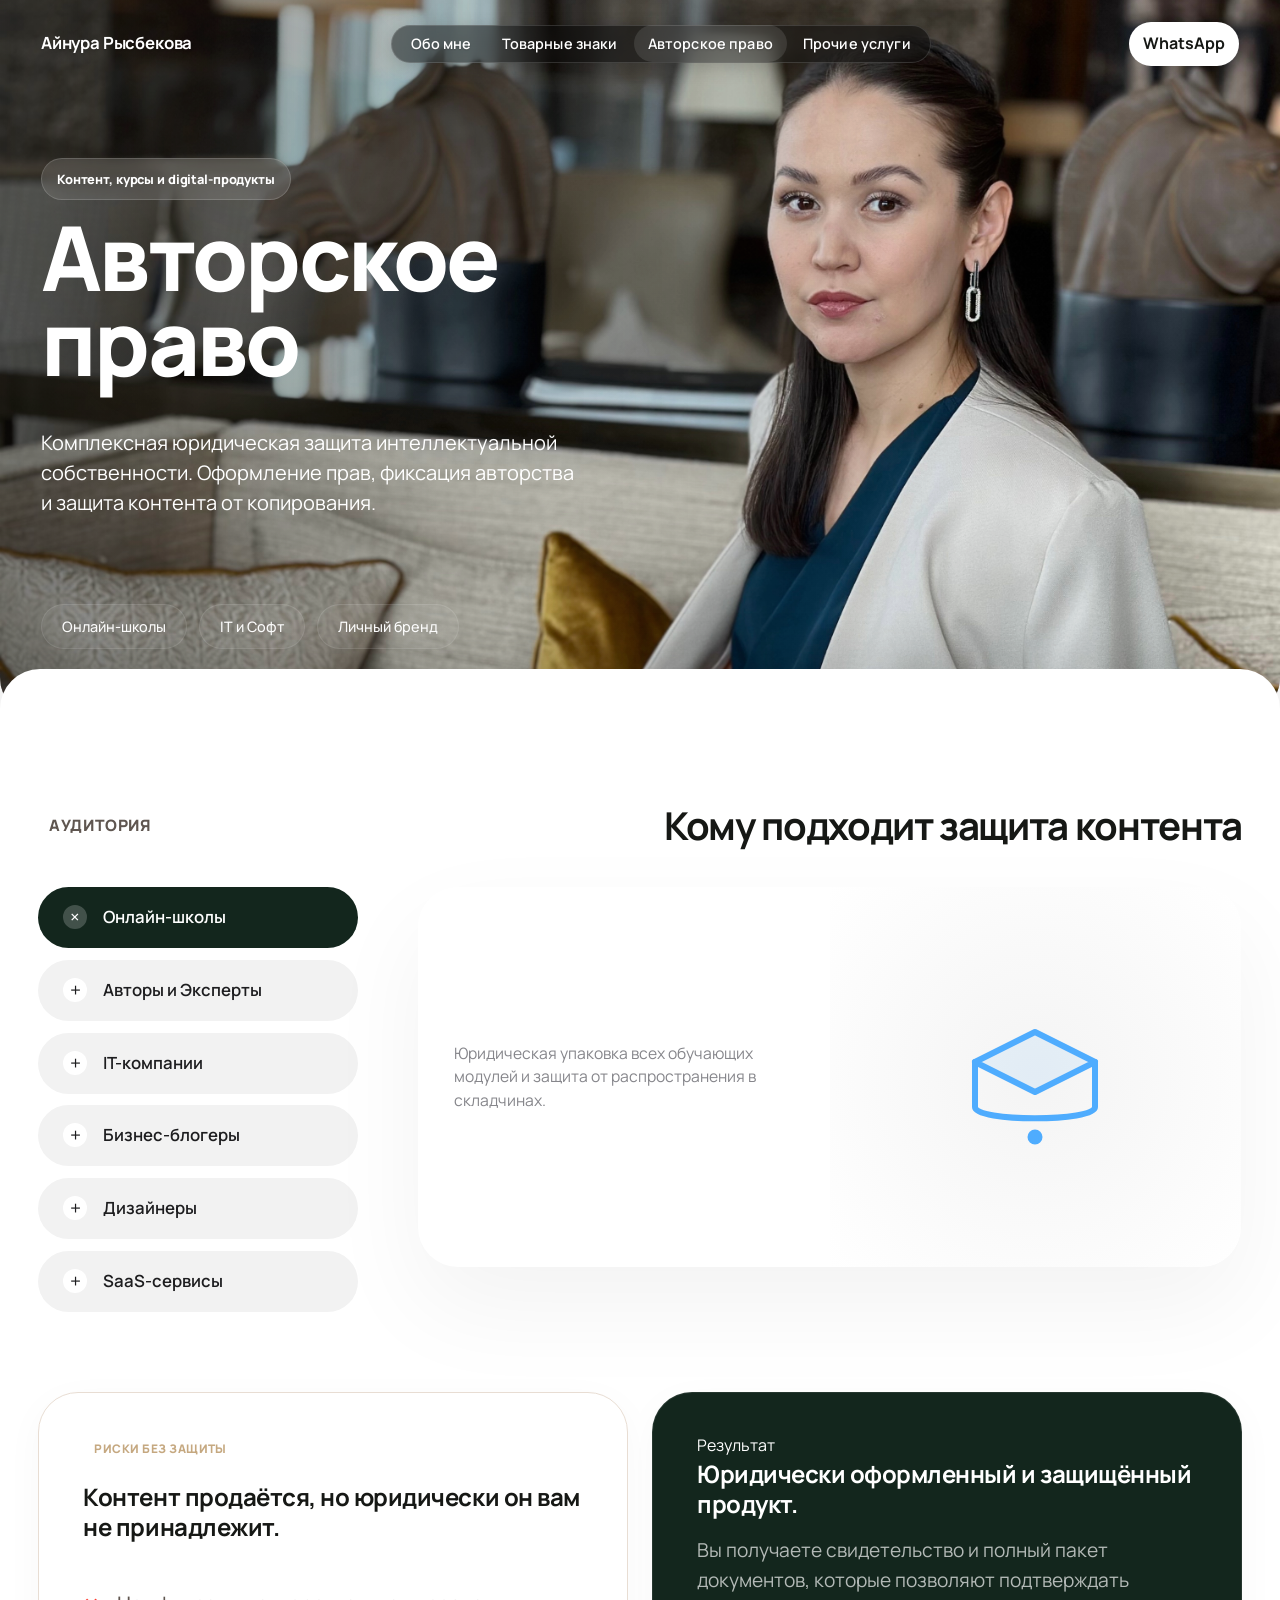
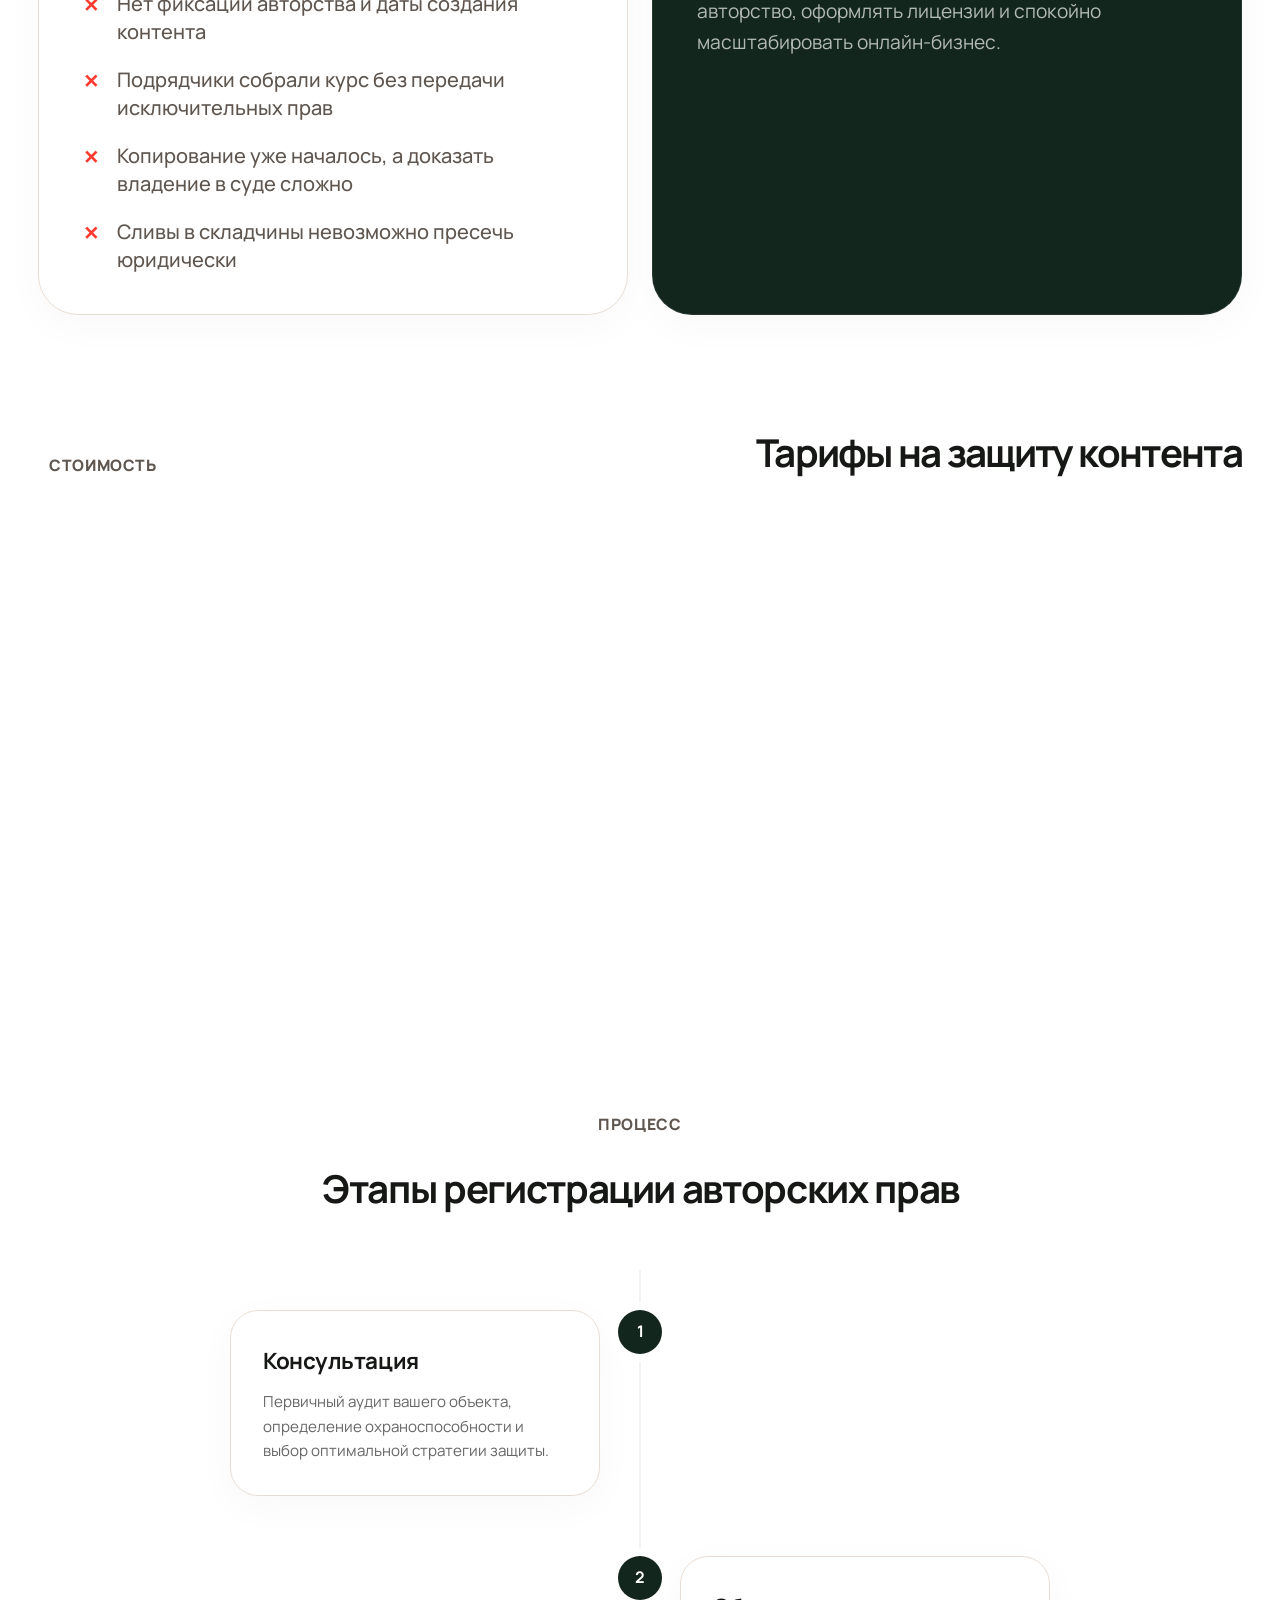
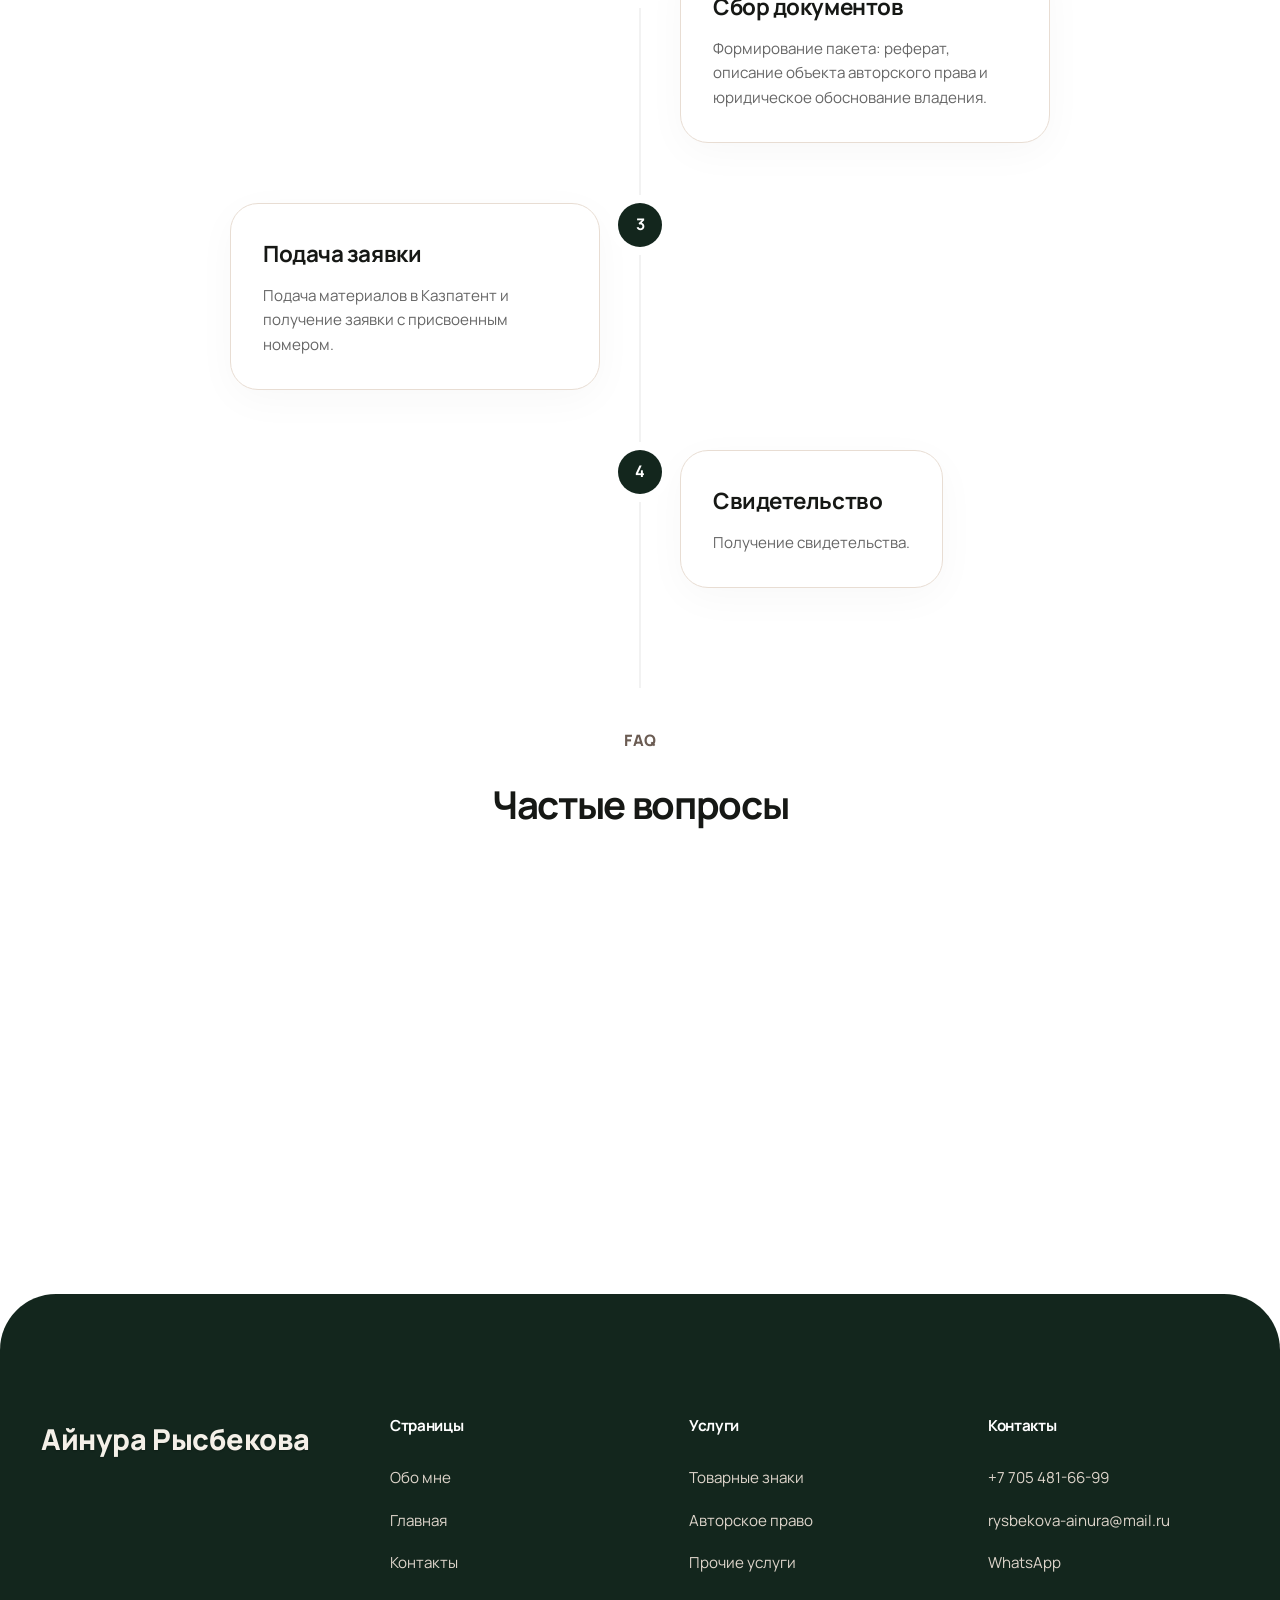
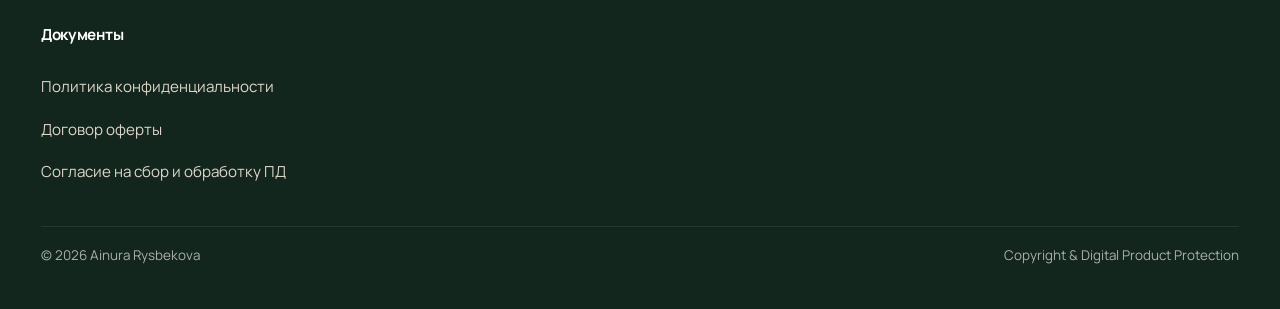
<file: copyright.html>
<!DOCTYPE html>
<html lang="ru">

<head>
  <meta charset="UTF-8">
  <meta name="viewport" content="width=device-width, initial-scale=1.0">
  <title>Авторское право — Айнура Рысбекова</title>
  <meta name="description"
    content="Регистрация авторского права, защита онлайн-курсов, контента, договоры и сопровождение споров.">
  <link rel="icon" href="favicon.svg" type="image/svg+xml">
  <link rel="preconnect" href="https://fonts.googleapis.com">
  <link rel="preconnect" href="https://fonts.gstatic.com" crossorigin>
  <link href="https://fonts.googleapis.com/css2?family=Manrope:wght@400;500;600;700;800&display=swap" rel="stylesheet">
  <link rel="stylesheet" href="style.css?v=v-full-width-01">
</head>

<body class="trademark-redesign copyright-page">
  <div class="page-shell">
    <header class="hero redesign-hero hero-copyright" id="top">
      <div class="container">
        <nav class="nav">
          <a class="brand" href="index.html#top">Айнура Рысбекова</a>
          <ul class="nav-menu">
            <li><a href="index.html#about">Обо мне</a></li>
            <li><a href="trademark.html">Товарные знаки</a></li>
            <li><a href="copyright.html" class="active">Авторское право</a></li>
            <li><a href="other.html">Прочие услуги</a></li>
          </ul>
          <a class="nav-cta" href="https://wa.me/77054816699" target="_blank" rel="noopener">WhatsApp</a>
          <button class="nav-burger" type="button" aria-expanded="false" aria-controls="mobile-nav-panel"
            aria-label="Открыть меню">
            <span></span>
            <span></span>
          </button>
        </nav>
        <div class="mobile-nav-panel" id="mobile-nav-panel" hidden>
          <div class="mobile-nav-backdrop" data-mobile-nav-close></div>
          <div class="mobile-nav-sheet" role="dialog" aria-modal="true" aria-label="Навигация по сайту">
            <div class="mobile-nav-head">
              <span>Навигация</span>
              <button class="mobile-nav-close" type="button" aria-label="Закрыть меню"
                data-mobile-nav-close>Закрыть</button>
            </div>
            <div class="mobile-nav-links">
              <a href="index.html#about">Обо мне</a>
              <a href="trademark.html">Товарные знаки</a>
              <a href="copyright.html">Авторское право</a>
              <a href="other.html">Прочие услуги</a>
              <a class="mobile-nav-whatsapp" href="https://wa.me/77054816699" target="_blank" rel="noopener">Написать в
                WhatsApp</a>
            </div>
          </div>
        </div>

        <div class="hero-copy">
          <p class="hero-badge">Контент, курсы и digital-продукты</p>
          <h1 class="hero-title">Авторское<br>право</h1>
          <p class="hero-subcopy">
            Комплексная юридическая защита интеллектуальной собственности. Оформление прав, фиксация авторства и защита
            контента от копирования.
          </p>
          <div class="hero-glass-pills">
            <span class="glass-pill">Онлайн-школы</span>
            <span class="glass-pill">IT и Софт</span>
            <span class="glass-pill">Личный бренд</span>
          </div>
        </div>
      </div>
    </header>

    <main class="main-panel">
      <!-- Section: Intro & Bento -->
      <section class="section-spacing animate-in delay-2">
        <div class="services-showcase-head">
          <p class="eyebrow">Аудитория</p>
          <h2>Кому подходит защита контента</h2>
        </div>
        <div class="apple-showcase-container"
          style="background: transparent; border: none; padding: 0; margin-top: 40px;">
          <div class="apple-tabs-list">
            <button class="apple-tab-btn active" data-tab="tab1"><span class="plus-icon">+</span>Онлайн-школы</button>
            <button class="apple-tab-btn" data-tab="tab2"><span class="plus-icon">+</span>Авторы и Эксперты</button>
            <button class="apple-tab-btn" data-tab="tab3"><span class="plus-icon">+</span>IT-компании</button>
            <button class="apple-tab-btn" data-tab="tab4"><span class="plus-icon">+</span>Бизнес-блогеры</button>
            <button class="apple-tab-btn" data-tab="tab5"><span class="plus-icon">+</span>Дизайнеры</button>
            <button class="apple-tab-btn" data-tab="tab6"><span class="plus-icon">+</span>SaaS-сервисы</button>
          </div>

          <div class="apple-display-panel">
            <article class="apple-content-card active" id="tab1">
              <div class="apple-content-text">
                <p>Юридическая упаковка всех обучающих модулей и защита от распространения в складчинах.</p>
              </div>
              <div class="apple-content-image">
                <div class="premium-svg-wrapper">
                  <svg width="240" height="240" viewBox="0 0 240 240" class="svg-float-slow svg-draw-lines" fill="none"
                    stroke="url(#g-school)" stroke-width="8" stroke-linecap="round" stroke-linejoin="round">
                    <defs>
                      <linearGradient id="g-school" x1="0" y1="0" x2="240" y2="240">
                        <stop offset="0%" stop-color="#4facfe" />
                        <stop offset="100%" stop-color="#00f2fe" />
                      </linearGradient>
                    </defs>
                    <!-- School Building / Academic Cap Icon -->
                    <path d="M40 100 L120 60 L200 100 L120 140 Z" fill="url(#g-school)" opacity="0.1" />
                    <path d="M40 100 L120 60 L200 100 L120 140 Z" />
                    <path d="M200 100 V160 C 200 180, 40 180, 40 160 V100" />
                    <path d="M120 140 L120 200" stroke-dasharray="8 8" />
                    <circle cx="120" cy="200" r="10" fill="url(#g-school)" stroke="none" class="svg-pulse-glow" />
                  </svg>
                </div>
              </div>
            </article>

            <article class="apple-content-card" id="tab2">
              <div class="apple-content-text">
                <h3>Авторы и Эксперты</h3>
                <p>Закрепление авторства на методики до начала активного масштабирования. Получение свидетельств
                  депонирования и фиксация прав через Казпатент.</p>
              </div>
              <div class="apple-content-image">
                <div class="premium-svg-wrapper">
                  <svg width="240" height="240" viewBox="0 0 240 240" class="svg-draw-lines" fill="none"
                    stroke="url(#g-author)" stroke-width="6" stroke-linecap="round" stroke-linejoin="round">
                    <defs>
                      <linearGradient id="g-author" x1="0" y1="0" x2="1" y2="1">
                        <stop stop-color="#f6d365" />
                        <stop offset="1" stop-color="#fda085" />
                      </linearGradient>
                    </defs>
                    <!-- Document & Quill Animation -->
                    <path d="M80 40 H160 V200 H80 Z" />
                    <path d="M100 80 H140" />
                    <path d="M100 110 H140" />
                    <path d="M100 140 Q 110 120 120 140 T 140 130" stroke-width="4" />
                    <path d="M160 140 L190 110 L200 120 L170 150 Z" class="svg-pulse-glow" fill="url(#g-author)"
                      stroke="none" />
                    <path d="M160 140 L150 160 L170 150" fill="url(#g-author)" stroke="none" />
                  </svg>
                </div>
              </div>
            </article>

            <article class="apple-content-card" id="tab3">
              <div class="apple-content-text">
                <h3>IT-компании</h3>
                <p>Оформление исключительных прав на программный код, интерфейсы и уникальные алгоритмы — ключевое
                  требование инвесторов при входах в проект.</p>
              </div>
              <div class="apple-content-image">
                <div class="premium-svg-wrapper">
                  <svg width="240" height="240" viewBox="0 0 240 240" class="svg-draw-lines" stroke="url(#g-it)"
                    fill="none" stroke-width="12" stroke-linecap="round" stroke-linejoin="round">
                    <defs>
                      <linearGradient id="g-it" x1="0" y1="0" x2="1" y2="1">
                        <stop stop-color="#43e97b" />
                        <stop offset="1" stop-color="#38f9d7" />
                      </linearGradient>
                    </defs>
                    <!-- Glowing Code Brackets </ > -->
                    <path d="M80 80 L30 120 L80 160" />
                    <path d="M160 80 L210 120 L160 160" />
                    <g class="svg-pulse-glow">
                      <path d="M140 60 L100 180" />
                    </g>
                  </svg>
                </div>
              </div>
            </article>

            <article class="apple-content-card" id="tab4">
              <div class="apple-content-text">
                <h3>Бизнес-блогеры</h3>
                <p>Защита сценариев, контент-воронок и прав на интеллектуальную собственность личного бренда. Блокировка
                  фейковых аккаунтов и защита имиджа.</p>
              </div>
              <div class="apple-content-image">
                <div class="premium-svg-wrapper">
                  <svg width="240" height="240" viewBox="0 0 240 240" class="svg-draw-lines" stroke="url(#g-blog)"
                    fill="none" stroke-width="6" stroke-linecap="round" stroke-linejoin="round">
                    <defs>
                      <linearGradient id="g-blog" x1="0" y1="0" x2="1" y2="1">
                        <stop stop-color="#f093fb" />
                        <stop offset="1" stop-color="#f5576c" />
                      </linearGradient>
                    </defs>
                    <!-- Phone frame and pulsing heart -->
                    <rect x="70" y="30" width="100" height="180" rx="16" />
                    <path d="M105 45 H135" stroke-width="4" />
                    <path d="M120 140 L90 110 A 20 20 0 0 1 120 90 A 20 20 0 0 1 150 110 Z" class="svg-pulse-glow"
                      fill="url(#g-blog)" stroke="none" />
                  </svg>
                </div>
              </div>
            </article>

            <article class="apple-content-card" id="tab5">
              <div class="apple-content-text">
                <h3>Дизайнеры</h3>
                <p>Легализация визуальных концепций, брендбуков и графических решений. Юридически грамотная передача
                  прав клиенту, исключающая претензии в будущем.</p>
              </div>
              <div class="apple-content-image">
                <div class="premium-svg-wrapper">
                  <svg width="240" height="240" viewBox="0 0 240 240" class="svg-draw-lines" stroke="url(#g-design)"
                    fill="none" stroke-width="6" stroke-linecap="round" stroke-linejoin="round">
                    <defs>
                      <linearGradient id="g-design" x1="0" y1="0" x2="1" y2="1">
                        <stop stop-color="#a18cd1" />
                        <stop offset="1" stop-color="#fbc2eb" />
                      </linearGradient>
                    </defs>
                    <!-- Pen Tool / Bezier Curve animation -->
                    <path d="M40 180 C 80 80, 160 80, 200 180" />
                    <path d="M80 80 L40 180" stroke-width="2" stroke-dasharray="4 4" />
                    <path d="M160 80 L200 180" stroke-width="2" stroke-dasharray="4 4" />
                    <circle cx="80" cy="80" r="6" fill="#fff" />
                    <circle cx="160" cy="80" r="6" fill="#fff" />
                    <rect x="34" y="174" width="12" height="12" fill="#fff" />
                    <rect x="194" y="174" width="12" height="12" fill="#fff" class="svg-pulse-glow"
                      stroke="url(#g-design)" stroke-width="4" />
                  </svg>
                </div>
              </div>
            </article>

            <article class="apple-content-card" id="tab6">
              <div class="apple-content-text">
                <h3>SaaS-сервисы</h3>
                <p>Регистрация платформенных решений и защита архитектуры цифровых продуктов для выхода на глобальный
                  рынок и защиты от копирования конкурентами.</p>
              </div>
              <div class="apple-content-image">
                <div class="premium-svg-wrapper">
                  <svg width="240" height="240" viewBox="0 0 240 240" class="svg-draw-lines" stroke="url(#g-saas)"
                    fill="none" stroke-width="8" stroke-linecap="round" stroke-linejoin="round">
                    <defs>
                      <linearGradient id="g-saas" x1="0" y1="0" x2="240" y2="240">
                        <stop offset="0%" stop-color="#667eea" />
                        <stop offset="100%" stop-color="#764ba2" />
                      </linearGradient>
                    </defs>
                    <!-- Secure Cloud Animation -->
                    <path d="M70 150 A 40 40 0 0 1 70 70 A 50 50 0 0 1 170 70 A 40 40 0 0 1 170 150 Z" />
                    <rect x="100" y="100" width="40" height="30" rx="4" class="svg-pulse-glow" fill="url(#g-saas)"
                      stroke="none" />
                    <path d="M106 100 V 85 A 14 14 0 0 1 134 85 V 100" stroke-width="4" />
                  </svg>
                </div>
              </div>
            </article>
          </div>
        </div>
      </section>

      <!-- Section: Strategy & Results -->
      <section class="section-spacing animate-in delay-3">
        <div class="trademark-bento-grid-no-overlap">
          <article class="bento-card span-6">
            <p class="eyebrow">Риски без защиты</p>
            <h3 class="accent-title">Контент продаётся, но юридически он вам не принадлежит.</h3>
            <ul class="bento-risk-list">
              <li>Нет фиксации авторства и даты создания контента</li>
              <li>Подрядчики собрали курс без передачи исключительных прав</li>
              <li>Копирование уже началось, а доказать владение в суде сложно</li>
              <li>Сливы в складчины невозможно пресечь юридически</li>
            </ul>
          </article>

          <article class="bento-card span-6 dark-card-manual">
            <p class="eyebrow-light">Результат</p>
            <h2 class="white-title">Юридически оформленный и защищённый продукт.</h2>
            <p class="bento-text-small opacity-8">Вы получаете свидетельство и полный пакет документов, которые
              позволяют подтверждать авторство, оформлять лицензии и спокойно масштабировать онлайн-бизнес.</p>
          </article>
        </div>
      </section>

      <!-- Section: Pricing -->
      <section class="apple-pricing-section animate-in">
        <div class="services-showcase-head">
          <p class="eyebrow">Стоимость</p>
          <h2>Тарифы на защиту контента</h2>
        </div>


        <div class="apple-scroll-track" id="pricingScroll">

          <div class="apple-pricing-column">
            <div class="apple-visual-card card-bg-1">
              <h4>Онлайн-школы и курсы</h4>
              <ul class="apple-feat-list">
                <li>Фиксация авторства на курс и материалы</li>
                <li>Договоры с экспертами и командой</li>
                <li>Оферта для учеников</li>
                <li>Базовая система защиты контента</li>
              </ul>
            </div>
            <p class="apple-pricing-info"><strong>По запросу.</strong> Для комплексной защиты онлайн-школ и
              образовательных платформ под ключ.</p>
          </div>

          <div class="apple-pricing-column">
            <div class="apple-visual-card card-bg-2">
              <h4>Авторы и эксперты</h4>
              <ul class="apple-feat-list">
                <li>Консультация по объекту</li>
                <li>Анализ охраноспособности</li>
                <li>Подача материалов в Казпатент</li>
                <li>Получение свидетельства</li>
              </ul>
            </div>
            <p class="apple-pricing-info"><strong>По запросу.</strong> Базовый пакет для старта авторов, экспертов и
              дизайнеров.</p>
          </div>

          <div class="apple-pricing-column">
            <div class="apple-visual-card card-bg-3">
              <h4>IT и цифровые продукты</h4>
              <ul class="apple-feat-list">
                <li>Фиксация прав на код и продукт</li>
                <li>IP-аудит проекта</li>
                <li>Договоры отчуждения прав</li>
                <li>NDA и документы с командой</li>
              </ul>
            </div>
            <p class="apple-pricing-info"><strong>По запросу.</strong> Оформление прав для IT-проектов, SaaS и цифровых
              сервисов.</p>
          </div>

          <div class="apple-pricing-column">
            <div class="apple-visual-card card-bg-4">
              <h4>Защита и пресечение нарушений</h4>
              <ul class="apple-feat-list">
                <li>Мониторинг нарушений</li>
                <li>Претензионная работа</li>
                <li>Судебная защита прав</li>
                <li>Блокировка пиратских сливов</li>
              </ul>
            </div>
            <p class="apple-pricing-info"><strong>По запросу.</strong> Сопровождение споров, пресечение нарушений и
              удаление пиратских сливов.</p>
          </div>

        </div>

      </section>


      <!-- Section: Registration Process -->
      <section class="section-spacing animate-in">
        <div class="services-showcase-head centered">
          <p class="eyebrow">Процесс</p>
          <h2>Этапы регистрации авторских прав</h2>
        </div>

        <div class="apple-timeline-container">
          <div class="apple-timeline-line"></div>

          <div class="apple-timeline-item left">
            <div class="timeline-dot">1</div>
            <div class="timeline-content">
              <h3>Консультация</h3>
              <p>Первичный аудит вашего объекта, определение охраноспособности и выбор оптимальной стратегии защиты.</p>
            </div>
          </div>

          <div class="apple-timeline-item right">
            <div class="timeline-dot">2</div>
            <div class="timeline-content">
              <h3>Сбор документов</h3>
              <p>Формирование пакета: реферат, описание объекта авторского права и юридическое обоснование владения.</p>
            </div>
          </div>

          <div class="apple-timeline-item left">
            <div class="timeline-dot">3</div>
            <div class="timeline-content">
              <h3>Подача заявки</h3>
              <p>Подача материалов в Казпатент и получение заявки с присвоенным номером.</p>
            </div>
          </div>

          <div class="apple-timeline-item right">
            <div class="timeline-dot">4</div>
            <div class="timeline-content">
              <h3>Свидетельство</h3>
              <p>Получение свидетельства.</p>
            </div>
          </div>
        </div>
      </section>



      <!-- Section: FAQ -->
      <section class="faq-section section-spacing animate-in" id="faq">
        <div class="services-showcase-head centered">
          <p class="eyebrow">FAQ</p>
          <h2>Частые вопросы</h2>
        </div>
        <div class="faq-scroll-wrapper">
          <div class="faq-grid">
            <details class="faq-item" open>
              <summary>Нужно ли регистрировать авторское право, если оно возникает автоматически?</summary>
              <p>Авторское право возникает с момента создания, но регистрация фиксирует дату и авторство. Это упрощает
                защиту в случае копирования и усиливает позицию в суде.</p>
            </details>
            <details class="faq-item">
              <summary>Что можно защитить авторским правом?</summary>
              <p>Онлайн-курсы, методики, тексты, дизайн, фотографии, программы для ЭВМ, базы данных, сценарии,
                презентации, аудио- и видеоконтент.</p>
            </details>
            <details class="faq-item">
              <summary>Как защитить курс от сливов?</summary>
              <p>Нужен комплекс: регистрация знака, авторских прав, грамотная оферта для учеников и NDA с командой. Это
                дает базу для претензий и блокировок.</p>
            </details>
            <details class="faq-item">
              <summary>Можно ли защитить саму идею курса?</summary>
              <p>Идеи не защищаются, но защищается их конкретное воплощение: структура модулей, тексты лекций,
                презентации и видеоматериалы.</p>
            </details>
            <details class="faq-item">
              <summary>Что делать, если мой курс уже украли?</summary>
              <p>Нужно официально зафиксировать факт нарушения, подготовить доказательства авторства и направить
                досудебную претензию. Мы помогаем на каждом этапе.</p>
            </details>
          </div>
        </div>
      </section>


    </main>

    <footer class="site-footer">
      <div class="footer-grid">
        <div class="footer-brand-block">
          <a class="brand footer-brand" href="index.html#top">Айнура Рысбекова</a>
        </div>
        <div>
          <h3>Страницы</h3>
          <ul>
            <li><a href="index.html#about">Обо мне</a></li>
            <li><a href="index.html#services">Главная</a></li>
            <li><a href="index.html#contact">Контакты</a></li>
          </ul>
        </div>
        <div>
          <h3>Услуги</h3>
          <ul>
            <li><a href="trademark.html">Товарные знаки</a></li>
            <li><a href="copyright.html">Авторское право</a></li>
            <li><a href="other.html">Прочие услуги</a></li>
          </ul>
        </div>
        <div>
          <h3>Контакты</h3>
          <ul>
            <li><a href="tel:+77054816699">+7 705 481-66-99</a></li>
            <li><a href="mailto:rysbekova-ainura@mail.ru">rysbekova-ainura@mail.ru</a></li>
            <li><a href="https://wa.me/77054816699" target="_blank" rel="noopener">WhatsApp</a></li>
          </ul>
        </div>
        <div>
          <h3>Документы</h3>
          <ul>
            <li><a href="assets/docs/privacy-policy-personal-data.docx" download>Политика конфиденциальности</a></li>
            <li><a href="assets/docs/public-offer-ip-services.docx" download>Договор оферты</a></li>
            <li><a href="assets/docs/consent-personal-data.docx" download>Согласие на сбор и обработку ПД</a></li>
          </ul>
        </div>
      </div>
      <div class="footer-bottom">
        <span>© 2026 Ainura Rysbekova</span>
        <span>Copyright & Digital Product Protection</span>
      </div>
    </footer>
  </div>
  <script>
    // Tab switching logic
    document.querySelectorAll('.apple-tab-btn').forEach(button => {
      button.addEventListener('click', () => {
        document.querySelectorAll('.apple-tab-btn').forEach(btn => btn.classList.remove('active'));
        button.classList.add('active');
        document.querySelectorAll('.apple-content-card').forEach(card => card.classList.remove('active'));
        const targetId = button.getAttribute('data-tab');
        document.getElementById(targetId).classList.add('active');
      });
    });

    // Timeline reveal animation
    const observerOptions = {
      threshold: 0.2
    };

    const observer = new IntersectionObserver((entries) => {
      entries.forEach(entry => {
        if (entry.isIntersecting) {
          entry.target.classList.add('revealed');
        }
      });
    }, observerOptions);

    document.querySelectorAll('.apple-timeline-item').forEach(item => {
      observer.observe(item);
    });
  </script>
  <script src="auto-scroll.js?v=20260416-trustwheel01"></script>
</body>

</html>
</file>
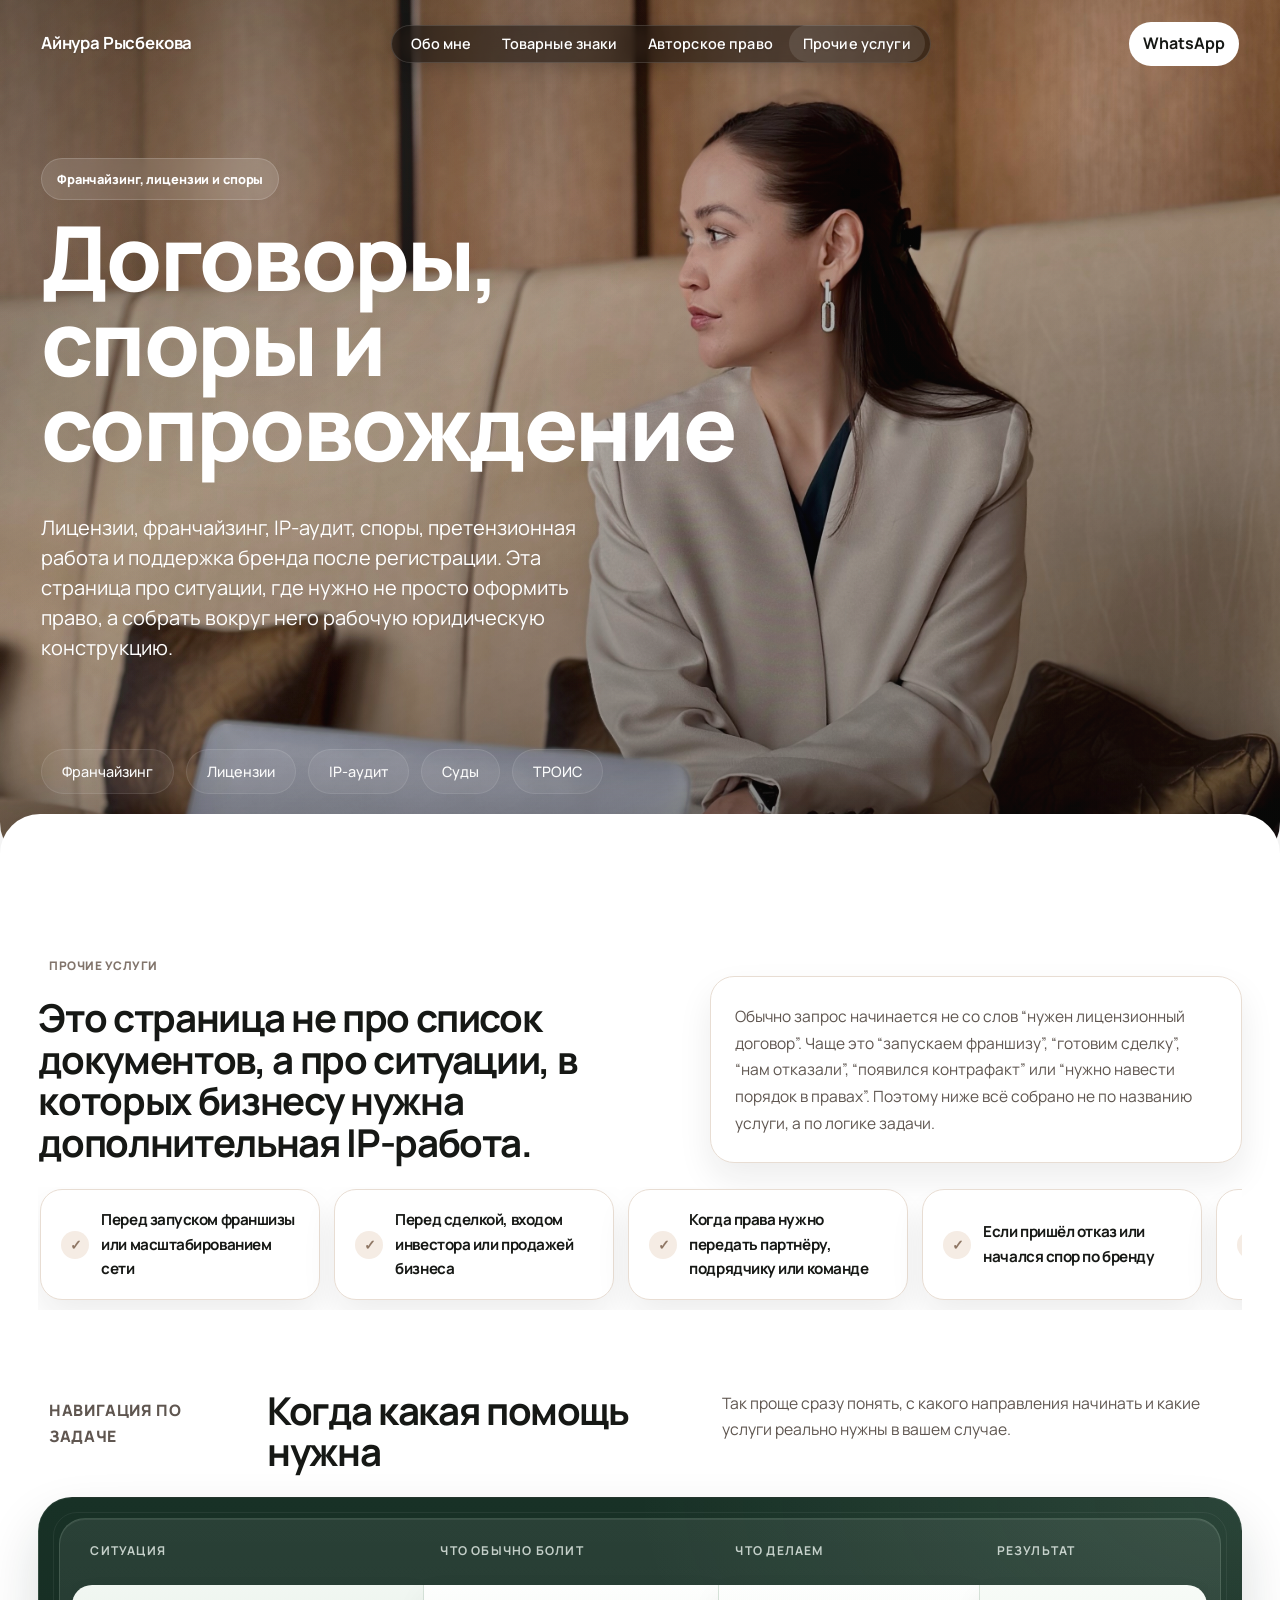
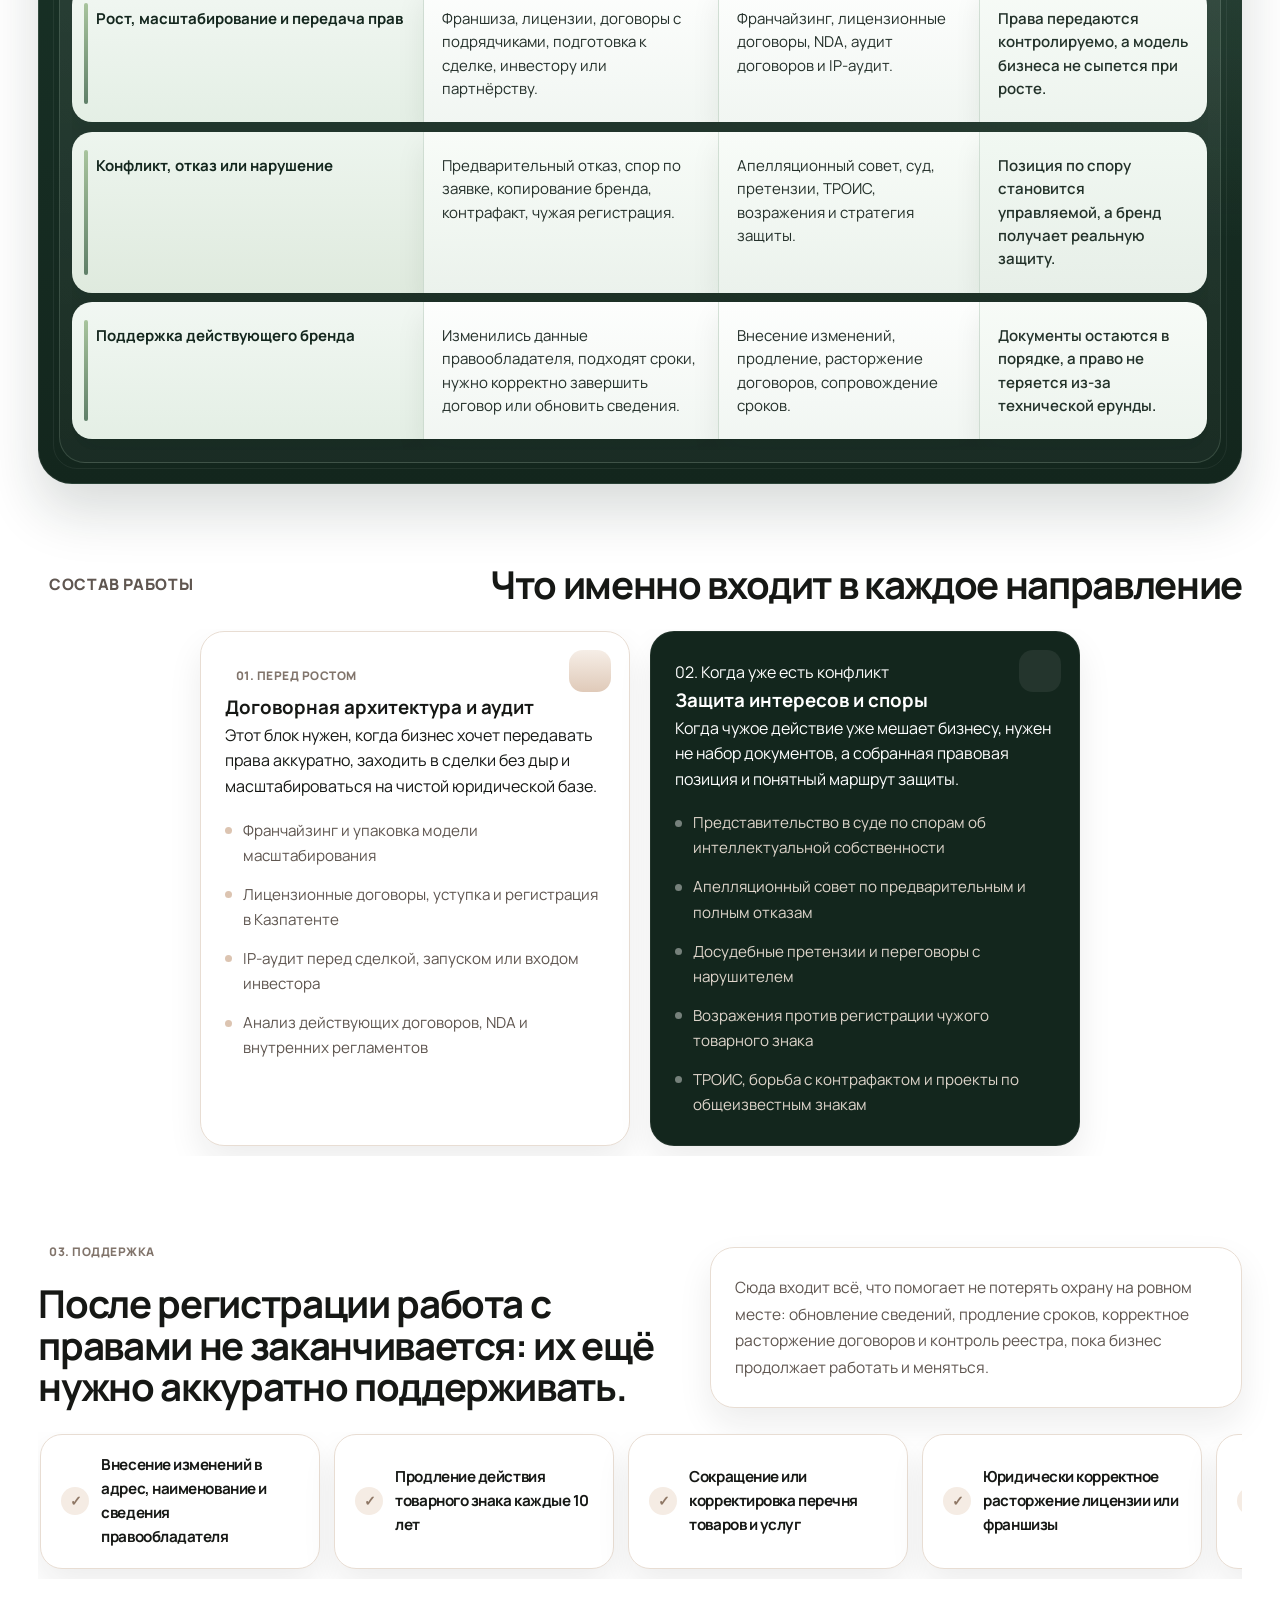
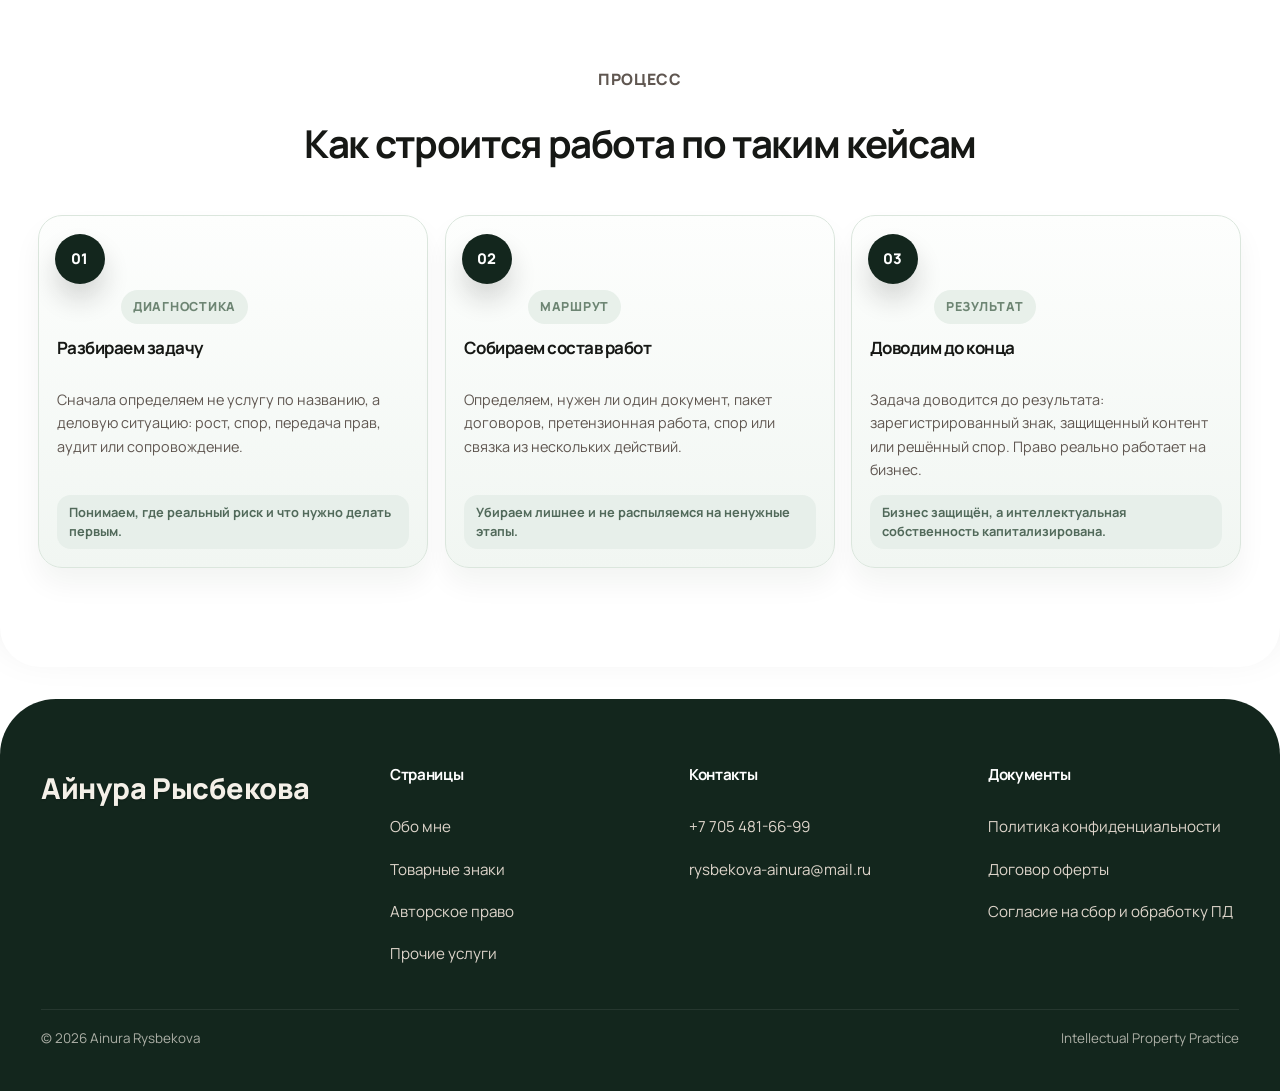
<file: other.html>
<!DOCTYPE html>
<html lang="ru">

<head>
  <meta charset="UTF-8">
  <meta name="viewport" content="width=device-width, initial-scale=1.0">
  <title>Прочие услуги — Айнура Рысбекова</title>
  <meta name="description"
    content="Лицензионные договоры, франчайзинг, IP-аудит, защита в суде и стратегический консалтинг.">
  <link rel="icon" href="favicon.svg" type="image/svg+xml">
  <link rel="preconnect" href="https://fonts.googleapis.com">
  <link rel="preconnect" href="https://fonts.gstatic.com" crossorigin>
  <link href="https://fonts.googleapis.com/css2?family=Manrope:wght@400;500;600;700;800&display=swap" rel="stylesheet">
  <link rel="stylesheet" href="style.css?v=v-full-width-01">
</head>

<body class="trademark-redesign other-page">
  <div class="page-shell">
    <header class="hero redesign-hero hero-other" id="top">
      <div class="container">
        <nav class="nav">
          <a class="brand" href="index.html#top">Айнура Рысбекова</a>
          <ul class="nav-menu">
            <li><a href="index.html#about">Обо мне</a></li>
            <li><a href="trademark.html">Товарные знаки</a></li>
            <li><a href="copyright.html">Авторское право</a></li>
            <li><a href="other.html" class="active">Прочие услуги</a></li>
          </ul>
          <a class="nav-cta" href="https://wa.me/77054816699" target="_blank" rel="noopener">WhatsApp</a>
          <button class="nav-burger" type="button" aria-expanded="false" aria-controls="mobile-nav-panel"
            aria-label="Открыть меню">
            <span></span>
            <span></span>
          </button>
        </nav>
        <div class="mobile-nav-panel" id="mobile-nav-panel" hidden>
          <div class="mobile-nav-backdrop" data-mobile-nav-close></div>
          <div class="mobile-nav-sheet" role="dialog" aria-modal="true" aria-label="Навигация по сайту">
            <div class="mobile-nav-head">
              <span>Навигация</span>
              <button class="mobile-nav-close" type="button" aria-label="Закрыть меню"
                data-mobile-nav-close>Закрыть</button>
            </div>
            <div class="mobile-nav-links">
              <a href="index.html#about">Обо мне</a>
              <a href="trademark.html">Товарные знаки</a>
              <a href="copyright.html">Авторское право</a>
              <a href="other.html">Прочие услуги</a>
              <a class="mobile-nav-whatsapp" href="https://wa.me/77054816699" target="_blank" rel="noopener">Написать в
                WhatsApp</a>
            </div>
          </div>
        </div>

        <div class="hero-copy">
          <p class="hero-badge">Франчайзинг, лицензии и споры</p>
          <h1 class="hero-title">Договоры,<br>споры и сопровождение</h1>
          <p class="hero-subcopy">
            Лицензии, франчайзинг, IP-аудит, споры, претензионная работа и поддержка бренда после регистрации. Эта
            страница про ситуации, где нужно не просто оформить право, а собрать вокруг него рабочую юридическую
            конструкцию.
          </p>
          <div class="hero-glass-pills">
            <span class="glass-pill">Франчайзинг</span>
            <span class="glass-pill">Лицензии</span>
            <span class="glass-pill">IP-аудит</span>
            <span class="glass-pill">Суды</span>
            <span class="glass-pill">ТРОИС</span>
          </div>
        </div>
      </div>
    </header>

    <main class="main-panel">
      <section class="section-spacing animate-in">
        <div class="service-page-grid-intro">
          <div>
            <p class="eyebrow">Прочие услуги</p>
            <h2>Это страница не про список документов, а про ситуации, в которых бизнесу нужна дополнительная IP-работа.
            </h2>
          </div>
          <article class="service-page-note-card">
            <p>Обычно запрос начинается не со слов “нужен лицензионный договор”. Чаще это “запускаем франшизу”, “готовим
              сделку”, “нам отказали”, “появился контрафакт” или “нужно навести порядок в правах”. Поэтому ниже всё
              собрано не по названию услуги, а по логике задачи.</p>
          </article>
        </div>

        <div class="service-checklist-grid swipe-track swipe-track-checks" style="margin-top: 24px;"
          data-auto-scroll="x" data-auto-scroll-speed="10" data-auto-scroll-mode="bounce">
          <div class="service-check-item">Перед запуском франшизы или масштабированием сети</div>
          <div class="service-check-item">Перед сделкой, входом инвестора или продажей бизнеса</div>
          <div class="service-check-item">Когда права нужно передать партнёру, подрядчику или команде</div>
          <div class="service-check-item">Если пришёл отказ или начался спор по бренду</div>
          <div class="service-check-item">Если на рынке появился контрафакт или чужая заявка</div>
          <div class="service-check-item">Когда важно не пропустить сроки и поддерживать реестр в порядке</div>
        </div>
      </section>

      <section class="section-spacing animate-in service-page-section">
        <div class="services-showcase-head">
          <p class="eyebrow">Навигация по задаче</p>
          <h2>Когда какая помощь нужна</h2>
          <p>Так проще сразу понять, с какого направления начинать и какие услуги реально нужны в вашем случае.</p>
        </div>

        <div class="service-compare-section other-compare-section">
          <div class="service-compare-wrap">
            <table class="service-compare-table">
              <thead>
                <tr>
                  <th>Ситуация</th>
                  <th>Что обычно болит</th>
                  <th>Что делаем</th>
                  <th>Результат</th>
                </tr>
              </thead>
              <tbody>
                <tr>
                  <td data-label="Ситуация">Рост, масштабирование и передача прав</td>
                  <td data-label="Что обычно болит">Франшиза, лицензии, договоры с подрядчиками, подготовка к сделке,
                    инвестору или партнёрству.</td>
                  <td data-label="Что делаем">Франчайзинг, лицензионные договоры, NDA, аудит договоров и IP-аудит.</td>
                  <td data-label="Результат">Права передаются контролируемо, а модель бизнеса не сыпется при росте.</td>
                </tr>
                <tr>
                  <td data-label="Ситуация">Конфликт, отказ или нарушение</td>
                  <td data-label="Что обычно болит">Предварительный отказ, спор по заявке, копирование бренда,
                    контрафакт, чужая регистрация.</td>
                  <td data-label="Что делаем">Апелляционный совет, суд, претензии, ТРОИС, возражения и стратегия защиты.
                  </td>
                  <td data-label="Результат">Позиция по спору становится управляемой, а бренд получает реальную защиту.
                  </td>
                </tr>
                <tr>
                  <td data-label="Ситуация">Поддержка действующего бренда</td>
                  <td data-label="Что обычно болит">Изменились данные правообладателя, подходят сроки, нужно корректно
                    завершить договор или обновить сведения.</td>
                  <td data-label="Что делаем">Внесение изменений, продление, расторжение договоров, сопровождение
                    сроков.</td>
                  <td data-label="Результат">Документы остаются в порядке, а право не теряется из-за технической ерунды.
                  </td>
                </tr>
              </tbody>
            </table>
          </div>
        </div>
      </section>

      <section class="section-spacing animate-in service-page-section">
        <div class="services-showcase-head">
          <p class="eyebrow">Состав работы</p>
          <h2>Что именно входит в каждое направление</h2>
        </div>

        <div class="service-detail-grid swipe-track swipe-track-detail" data-auto-scroll="x" data-auto-scroll-speed="10"
          data-auto-scroll-mode="bounce">
          <article class="service-detail-card">
            <p class="eyebrow">01. Перед ростом</p>
            <h3>Договорная архитектура и аудит</h3>
            <p>Этот блок нужен, когда бизнес хочет передавать права аккуратно, заходить в сделки без дыр и
              масштабироваться на чистой юридической базе.</p>
            <ul class="service-detail-list">
              <li>Франчайзинг и упаковка модели масштабирования</li>
              <li>Лицензионные договоры, уступка и регистрация в Казпатенте</li>
              <li>IP-аудит перед сделкой, запуском или входом инвестора</li>
              <li>Анализ действующих договоров, NDA и внутренних регламентов</li>
            </ul>
          </article>

          <article class="service-detail-card dark-card">
            <p class="eyebrow-light">02. Когда уже есть конфликт</p>
            <h3>Защита интересов и споры</h3>
            <p>Когда чужое действие уже мешает бизнесу, нужен не набор документов, а собранная правовая позиция и
              понятный маршрут защиты.</p>
            <ul class="service-detail-list light-list">
              <li>Представительство в суде по спорам об интеллектуальной собственности</li>
              <li>Апелляционный совет по предварительным и полным отказам</li>
              <li>Досудебные претензии и переговоры с нарушителем</li>
              <li>Возражения против регистрации чужого товарного знака</li>
              <li>ТРОИС, борьба с контрафактом и проекты по общеизвестным знакам</li>
            </ul>
          </article>
        </div>
      </section>

      <section class="section-spacing animate-in service-page-section">
        <div class="service-page-grid-intro">
          <div>
            <p class="eyebrow">03. Поддержка</p>
            <h2>После регистрации работа с правами не заканчивается: их ещё нужно аккуратно поддерживать.</h2>
          </div>
          <article class="service-page-note-card">
            <p>Сюда входит всё, что помогает не потерять охрану на ровном месте: обновление сведений, продление сроков,
              корректное расторжение договоров и контроль реестра, пока бизнес продолжает работать и меняться.</p>
          </article>
        </div>

        <div class="service-checklist-grid swipe-track swipe-track-checks" style="margin-top: 24px;"
          data-auto-scroll="x" data-auto-scroll-speed="10" data-auto-scroll-mode="bounce">
          <div class="service-check-item">Внесение изменений в адрес, наименование и сведения правообладателя</div>
          <div class="service-check-item">Продление действия товарного знака каждые 10 лет</div>
          <div class="service-check-item">Сокращение или корректировка перечня товаров и услуг</div>
          <div class="service-check-item">Юридически корректное расторжение лицензии или франшизы</div>
          <div class="service-check-item">Контроль сроков, чтобы право не слетело из-за формальностей</div>
          <div class="service-check-item">Порядок в документах и реестрах для спокойной дальнейшей работы</div>
        </div>
      </section>

      <section class="section-spacing animate-in service-page-section trademark-process-flow other-process-flow">
        <div class="services-showcase-head centered">
          <p class="eyebrow">Процесс</p>
          <h2>Как строится работа по таким кейсам</h2>
        </div>

        <div class="service-process-grid">
          <article class="service-process-card">
            <strong>01</strong>
            <span class="service-process-tag">Диагностика</span>
            <h3>Разбираем задачу</h3>
            <p>Сначала определяем не услугу по названию, а деловую ситуацию: рост, спор, передача прав, аудит или
              сопровождение.</p>
            <span class="service-process-result">Понимаем, где реальный риск и что нужно делать первым.</span>
          </article>

          <article class="service-process-card">
            <strong>02</strong>
            <span class="service-process-tag">Маршрут</span>
            <h3>Собираем состав работ</h3>
            <p>Определяем, нужен ли один документ, пакет договоров, претензионная работа, спор или связка из нескольких
              действий.</p>
            <span class="service-process-result">Убираем лишнее и не распыляемся на ненужные этапы.</span>
          </article>

          <article class="service-process-card">
            <strong>03</strong>
            <span class="service-process-tag">Результат</span>
            <h3>Доводим до конца</h3>
            <p>Задача доводится до результата: зарегистрированный знак, защищенный контент или решённый спор. Право реально работает на бизнес.</p>
            <span class="service-process-result">Бизнес защищён, а интеллектуальная собственность капитализирована.</span>
          </article>
        </div>
      </section>

    </main>

    <footer class="site-footer">
      <div class="footer-grid">
        <div class="footer-brand-block">
          <a class="brand footer-brand" href="index.html#top">Айнура Рысбекова</a>
        </div>
        <div>
          <h3>Страницы</h3>
          <ul>
            <li><a href="index.html#about">Обо мне</a></li>
            <li><a href="trademark.html">Товарные знаки</a></li>
            <li><a href="copyright.html">Авторское право</a></li>
            <li><a href="other.html">Прочие услуги</a></li>
          </ul>
        </div>
        <div>
          <h3>Контакты</h3>
          <ul>
            <li>+7 705 481-66-99</li>
            <li>rysbekova-ainura@mail.ru</li>
          </ul>
        </div>
        <div>
          <h3>Документы</h3>
          <ul>
            <li><a href="assets/docs/privacy-policy-personal-data.docx" download>Политика конфиденциальности</a></li>
            <li><a href="assets/docs/public-offer-ip-services.docx" download>Договор оферты</a></li>
            <li><a href="assets/docs/consent-personal-data.docx" download>Согласие на сбор и обработку ПД</a></li>
          </ul>
        </div>
      </div>
      <div class="footer-bottom">
        <span>© 2026 Ainura Rysbekova</span>
        <span>Intellectual Property Practice</span>
      </div>
    </footer>
  </div>

  <script src="script.js?v=20260405-mobile41"></script>
  <script src="auto-scroll.js?v=20260416-trustwheel01"></script>
</body>

</html>
</file>
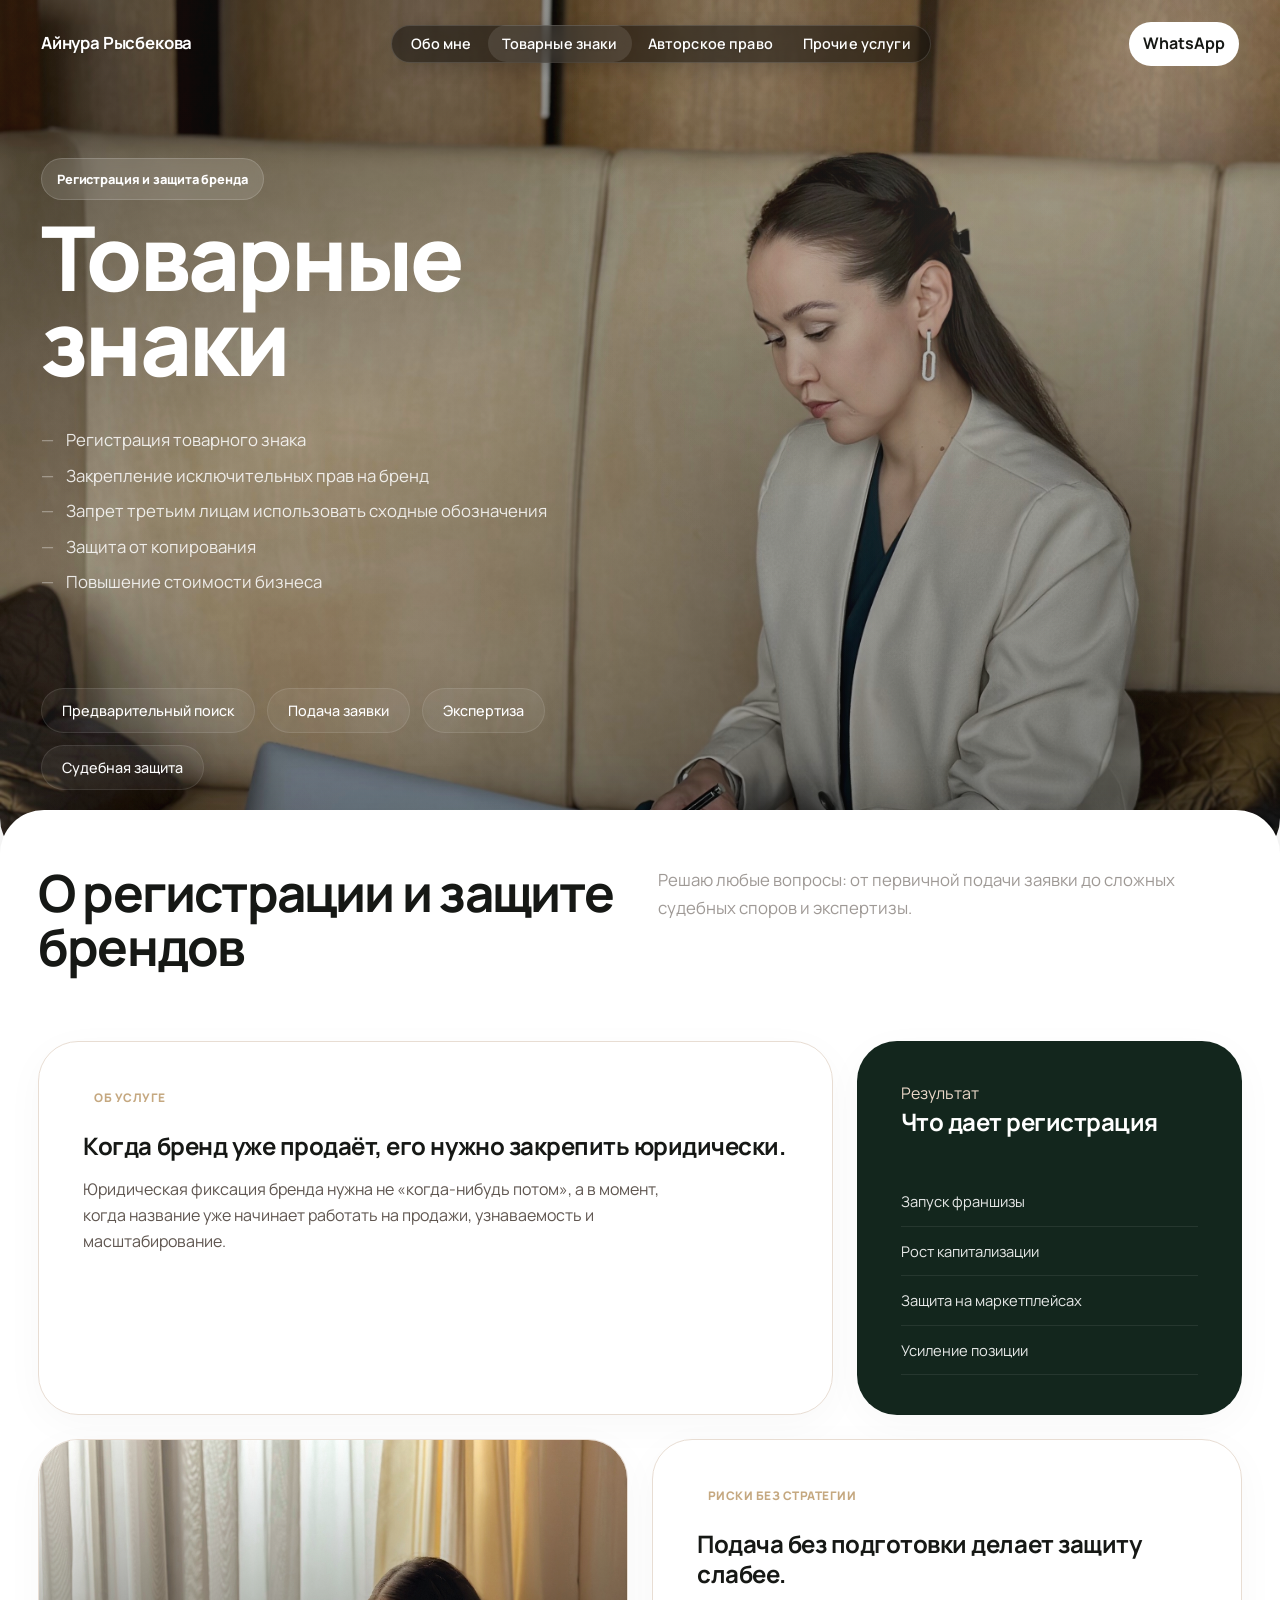
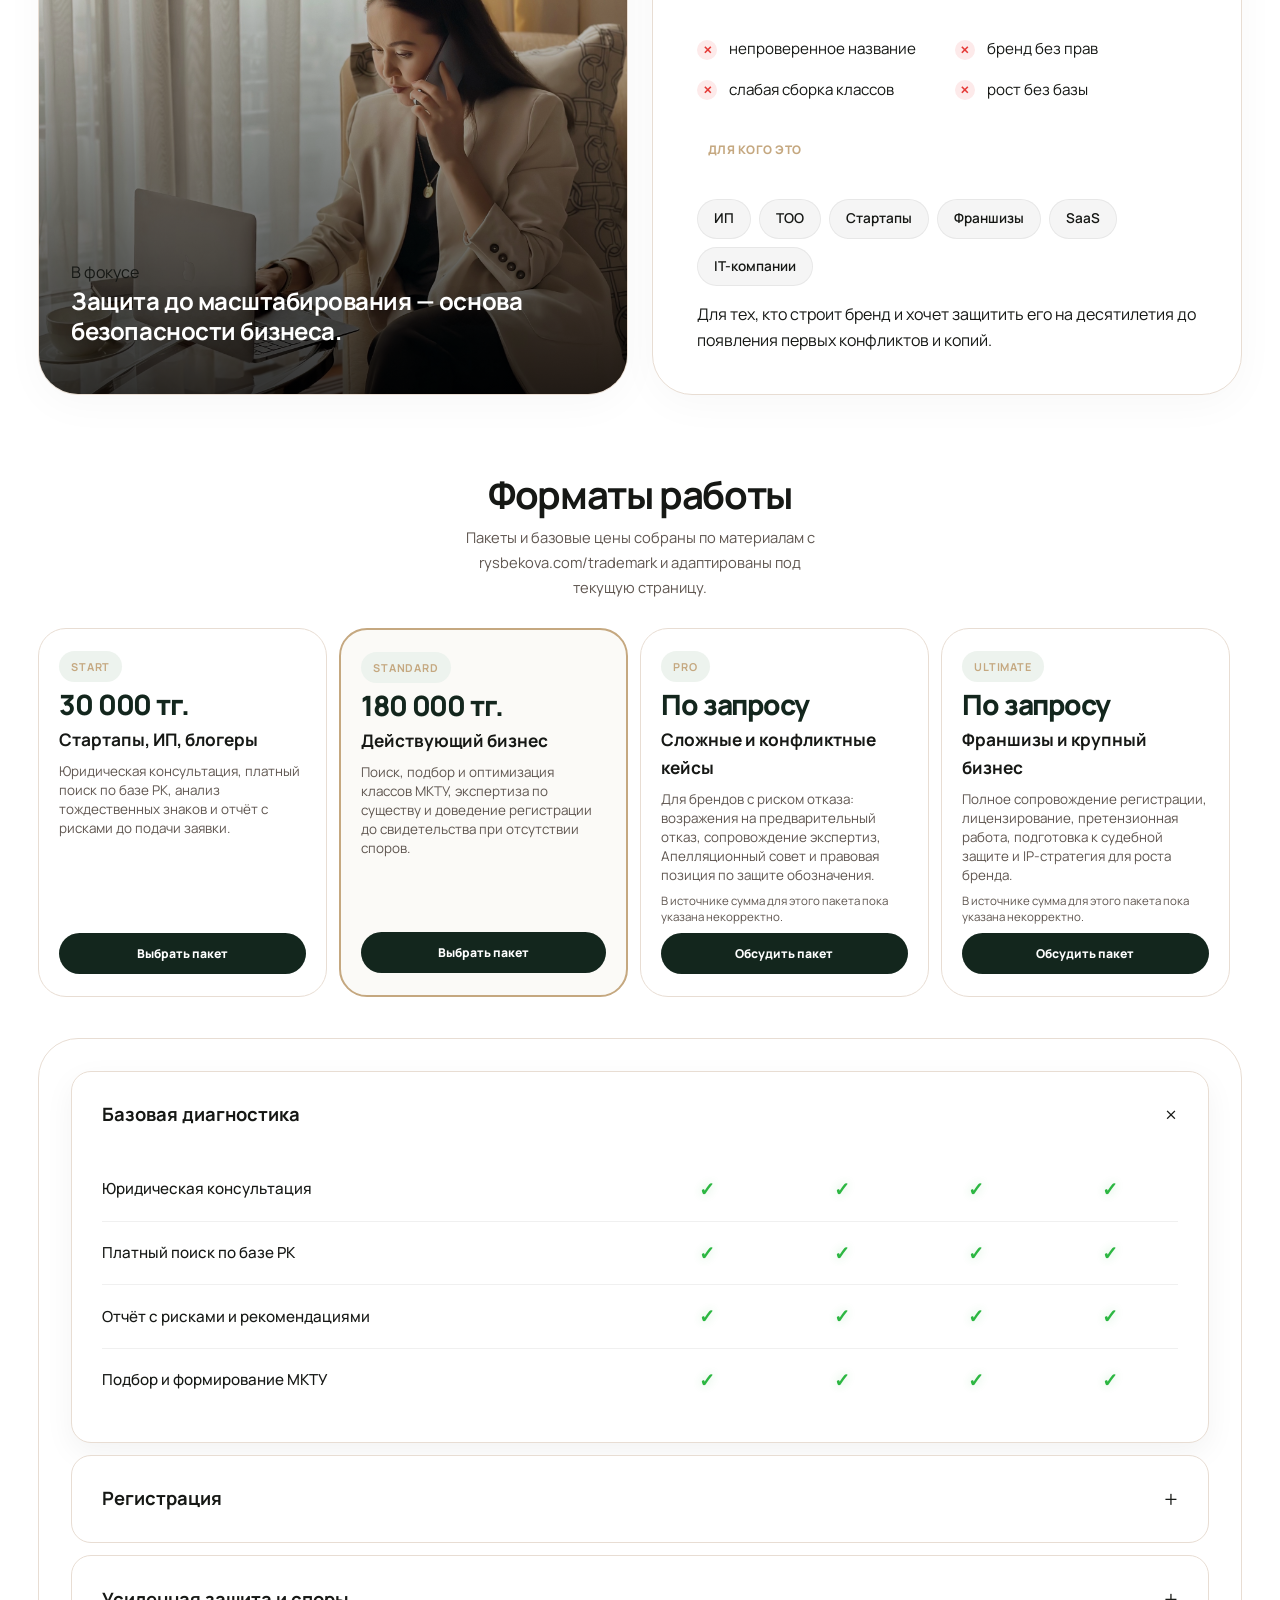
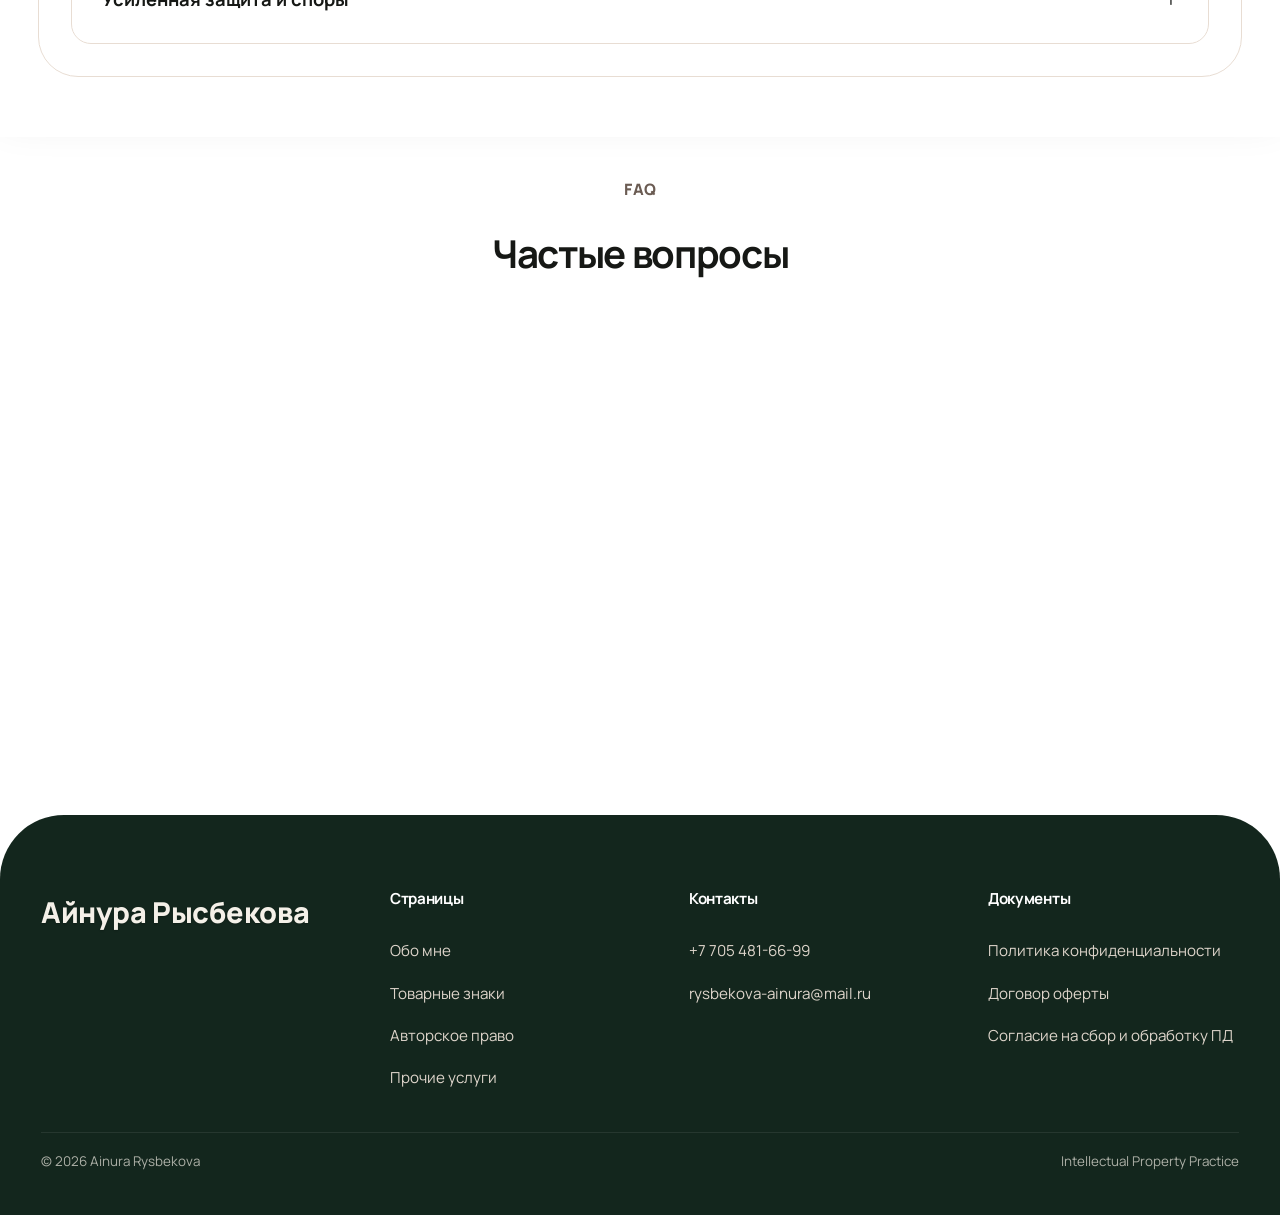
<file: trademark.html>
<!DOCTYPE html>
<html lang="ru">

<head>
  <meta charset="UTF-8">
  <meta name="viewport" content="width=device-width, initial-scale=1.0">
  <title>Товарные знаки — Айнура Рысбекова</title>
  <meta name="description"
    content="Регистрация товарных знаков, предварительный поиск, сопровождение экспертизы, продление, споры и международная охрана бренда.">
  <link rel="icon" href="favicon.svg" type="image/svg+xml">
  <link rel="preconnect" href="https://fonts.googleapis.com">
  <link rel="preconnect" href="https://fonts.gstatic.com" crossorigin>
  <link href="https://fonts.googleapis.com/css2?family=Manrope:wght@400;500;600;700;800&display=swap" rel="stylesheet">
  <link rel="stylesheet" href="style.css?v=v-full-width-26">
</head>

<body class="trademark-redesign trademark-page">
  <div class="page-shell">
    <header class="hero redesign-hero hero-trademark" id="top">
      <div class="container">
        <nav class="nav">
          <a class="brand" href="index.html#top">Айнура Рысбекова</a>
          <ul class="nav-menu">
            <li><a href="index.html#about">Обо мне</a></li>
            <li><a href="trademark.html" class="active">Товарные знаки</a></li>
            <li><a href="copyright.html">Авторское право</a></li>
            <li><a href="other.html">Прочие услуги</a></li>
          </ul>
          <a class="nav-cta" href="https://wa.me/77054816699" target="_blank" rel="noopener">WhatsApp</a>
          <button class="nav-burger" type="button" aria-expanded="false" aria-controls="mobile-nav-panel"
            aria-label="Открыть меню">
            <span></span>
            <span></span>
          </button>
        </nav>
        <div class="mobile-nav-panel" id="mobile-nav-panel" hidden>
          <div class="mobile-nav-backdrop" data-mobile-nav-close></div>
          <div class="mobile-nav-sheet" role="dialog" aria-modal="true" aria-label="Навигация по сайту">
            <div class="mobile-nav-head">
              <span>Навигация</span>
              <button class="mobile-nav-close" type="button" aria-label="Закрыть меню"
                data-mobile-nav-close>Закрыть</button>
            </div>
            <div class="mobile-nav-links">
              <a href="index.html#about">Обо мне</a>
              <a href="trademark.html">Товарные знаки</a>
              <a href="copyright.html">Авторское право</a>
              <a href="other.html">Прочие услуги</a>
              <a class="mobile-nav-whatsapp" href="https://wa.me/77054816699" target="_blank" rel="noopener">Написать в
                WhatsApp</a>
            </div>
          </div>
        </div>

        <div class="hero-copy">
          <p class="hero-badge">Регистрация и защита бренда</p>
          <h1 class="hero-title">Товарные<br>знаки</h1>
          <ul class="hero-checklist">
            <li>Регистрация товарного знака</li>
            <li>Закрепление исключительных прав на бренд</li>
            <li>Запрет третьим лицам использовать сходные обозначения</li>
            <li>Защита от копирования</li>
            <li>Повышение стоимости бизнеса</li>
          </ul>
          <div class="hero-glass-pills">
            <span class="glass-pill">Предварительный поиск</span>
            <span class="glass-pill">Подача заявки</span>
            <span class="glass-pill">Экспертиза</span>
            <span class="glass-pill">Судебная защита</span>
          </div>
        </div>
      </div>
    </header>

    <main class="main-panel">
      <div class="services-showcase-head" style="margin-bottom: 56px;">
        <h2 style="font-size: clamp(2.2rem, 4.5vw, 3.2rem); margin-bottom: 12px; line-height: 1.05;">О регистрации и
          защите брендов</h2>
        <p style="opacity: 0.6; font-size: 1.05rem; max-width: 600px;">Решаю любые вопросы: от первичной подачи заявки
          до сложных судебных споров и экспертизы.</p>
      </div>
      <section class="trademark-bento-grid">
        <article class="bento-card span-8 animate-in delay-1">
          <p class="eyebrow">Об услуге</p>
          <h2 class="bento-title-large">Когда бренд уже продаёт, его нужно закрепить юридически.</h2>
          <p class="bento-text">Юридическая фиксация бренда нужна не «когда-нибудь потом», а в момент, когда название
            уже начинает работать на продажи, узнаваемость и масштабирование.</p>
        </article>

        <article class="bento-card span-4 dark animate-in delay-2">
          <p class="eyebrow-light">Результат</p>
          <h3 class="bento-title-small">Что дает регистрация</h3>

          <div class="bento-mini-list">
            <div class="bento-mini-item">
              <span>Запуск франшизы</span>
            </div>
            <div class="bento-mini-item">
              <span>Рост капитализации</span>
            </div>
            <div class="bento-mini-item">
              <span>Защита на маркетплейсах</span>
            </div>
            <div class="bento-mini-item">
              <span>Усиление позиции</span>
            </div>
          </div>
        </article>



        <!-- Redesigned Bento Strategy Section -->
        <article class="bento-card span-6 bento-image-layer animate-in delay-3">
          <div class="bento-image-wrap">
            <img src="/assets/images/ainura-hero-mirror.jpg" alt="Защита бренда" class="bento-fit-img">
          </div>
          <div class="bento-content-overlay">
            <p class="eyebrow-light">В фокусе</p>
            <h3 class="bento-title-small white-text">Защита до масштабирования — основа безопасности бизнеса.</h3>
          </div>
        </article>

        <article class="bento-card span-6 bento-glass-accent animate-in delay-4">
          <div class="bento-strategy-head">
            <p class="eyebrow">Риски без стратегии</p>
            <h2 class="bento-title-large">Подача без подготовки делает защиту слабее.</h2>
          </div>

          <div class="risk-highlight-grid">
            <div class="risk-point">
              <span class="risk-icon">✕</span>
              <p>непроверенное название</p>
            </div>
            <div class="risk-point">
              <span class="risk-icon">✕</span>
              <p>бренд без прав</p>
            </div>
            <div class="risk-point">
              <span class="risk-icon">✕</span>
              <p>слабая сборка классов</p>
            </div>
            <div class="risk-point">
              <span class="risk-icon">✕</span>
              <p>рост без базы</p>
            </div>
          </div>

          <div class="bento-audience-wrap">
            <p class="eyebrow">Для кого это</p>
            <div class="glass-tag-cloud">
              <span class="glass-tag">ИП</span>
              <span class="glass-tag">ТОО</span>
              <span class="glass-tag">Стартапы</span>
              <span class="glass-tag">Франшизы</span>
              <span class="glass-tag">SaaS</span>
              <span class="glass-tag">IT-компании</span>
            </div>
            <p class="bento-text-tiny">Для тех, кто строит бренд и хочет защитить его на десятилетия до появления первых
              конфликтов и копий.</p>
          </div>
        </article>

      </section>



      <section class="section-spacing animate-in" id="pricing">
        <div class="pricing-header">
          <h2>Форматы работы</h2>
          <p>Пакеты и базовые цены собраны по материалам с rysbekova.com/trademark и адаптированы под текущую страницу.
          </p>
        </div>

        <div class="pricing-grid-4 swipe-track swipe-track-pricing-compact" data-auto-scroll="x"
          data-auto-scroll-speed="10" data-auto-scroll-mode="bounce">
          <article class="pricing-card-redesign animate-in">
            <span class="pricing-badge">START</span>
            <div class="price">30 000 тг.</div>
            <h3>Стартапы, ИП, блогеры</h3>
            <p class="pricing-copy">Юридическая консультация, платный поиск по базе РК, анализ тождественных знаков и
              отчёт с рисками до подачи заявки.</p>
            <a class="pill-button dark block" href="#contact">Выбрать пакет</a>
          </article>
          <article class="pricing-card-redesign featured animate-in delay-1">
            <span class="pricing-badge">STANDARD</span>
            <div class="price">180 000 тг.</div>
            <h3>Действующий бизнес</h3>
            <p class="pricing-copy">Поиск, подбор и оптимизация классов МКТУ, экспертиза по существу и доведение
              регистрации до свидетельства при отсутствии споров.</p>
            <a class="pill-button dark block" href="#contact">Выбрать пакет</a>
          </article>

          <article class="pricing-card-redesign animate-in delay-2">
            <span class="pricing-badge">PRO</span>
            <div class="price">По запросу</div>
            <h3>Сложные и конфликтные кейсы</h3>
            <p class="pricing-copy">Для брендов с риском отказа: возражения на предварительный отказ, сопровождение
              экспертиз, Апелляционный совет и правовая позиция по защите обозначения.</p>
            <p class="pricing-source-note">В источнике сумма для этого пакета пока указана некорректно.</p>
            <a class="pill-button dark block" href="#contact">Обсудить пакет</a>
          </article>
          <article class="pricing-card-redesign animate-in delay-3">
            <span class="pricing-badge">ULTIMATE</span>
            <div class="price">По запросу</div>
            <h3>Франшизы и крупный бизнес</h3>
            <p class="pricing-copy">Полное сопровождение регистрации, лицензирование, претензионная работа, подготовка к
              судебной защите и IP-стратегия для роста бренда.</p>
            <p class="pricing-source-note">В источнике сумма для этого пакета пока указана некорректно.</p>
            <a class="pill-button dark block" href="#contact">Обсудить пакет</a>
          </article>
        </div>
        <div class="comparison-table-shell animate-in delay-4">
          <div class="service-accordion">
            <details open>
              <summary>Базовая диагностика</summary>
              <div class="accordion-content">
                <table>
                  <tr>
                    <td class="feature-name">Юридическая консультация</td>
                    <td><span class="check-icon">✓</span></td>
                    <td><span class="check-icon">✓</span></td>
                    <td><span class="check-icon">✓</span></td>
                    <td><span class="check-icon">✓</span></td>
                  </tr>
                  <tr>
                    <td class="feature-name">Платный поиск по базе РК</td>
                    <td><span class="check-icon">✓</span></td>
                    <td><span class="check-icon">✓</span></td>
                    <td><span class="check-icon">✓</span></td>
                    <td><span class="check-icon">✓</span></td>
                  </tr>
                  <tr>
                    <td class="feature-name">Отчёт с рисками и рекомендациями</td>
                    <td><span class="check-icon">✓</span></td>
                    <td><span class="check-icon">✓</span></td>
                    <td><span class="check-icon">✓</span></td>
                    <td><span class="check-icon">✓</span></td>
                  </tr>
                  <tr>
                    <td class="feature-name">Подбор и формирование МКТУ</td>
                    <td><span class="check-icon">✓</span></td>
                    <td><span class="check-icon">✓</span></td>
                    <td><span class="check-icon">✓</span></td>
                    <td><span class="check-icon">✓</span></td>
                  </tr>
                </table>
              </div>
            </details>

            <details>
              <summary>Регистрация</summary>
              <div class="accordion-content">
                <table>
                  <tr>
                    <td class="feature-name">Подготовка и подача заявки</td>
                    <td><span class="dash-icon">—</span></td>
                    <td><span class="check-icon">✓</span></td>
                    <td><span class="check-icon">✓</span></td>
                    <td><span class="check-icon">✓</span></td>
                  </tr>
                  <tr>
                    <td class="feature-name">Сопровождение формальной экспертизы</td>
                    <td><span class="dash-icon">—</span></td>
                    <td><span class="check-icon">✓</span></td>
                    <td><span class="check-icon">✓</span></td>
                    <td><span class="check-icon">✓</span></td>
                  </tr>
                  <tr>
                    <td class="feature-name">Экспертиза по существу</td>
                    <td><span class="dash-icon">—</span></td>
                    <td><span class="check-icon">✓</span></td>
                    <td><span class="check-icon">✓</span></td>
                    <td><span class="check-icon">✓</span></td>
                  </tr>
                  <tr>
                    <td class="feature-name">Получение свидетельства</td>
                    <td><span class="dash-icon">—</span></td>
                    <td><span class="check-icon">✓</span></td>
                    <td><span class="check-icon">✓</span></td>
                    <td><span class="check-icon">✓</span></td>
                  </tr>
                </table>
              </div>
            </details>

            <details>
              <summary>Усиленная защита и споры</summary>
              <div class="accordion-content">
                <table>
                  <tr>
                    <td class="feature-name">Ответы на уведомления экспертизы</td>
                    <td><span class="dash-icon">—</span></td>
                    <td><span class="dash-icon">—</span></td>
                    <td><span class="check-icon">✓</span></td>
                    <td><span class="check-icon">✓</span></td>
                  </tr>
                  <tr>
                    <td class="feature-name">Возражения на предварительный отказ</td>
                    <td><span class="dash-icon">—</span></td>
                    <td><span class="dash-icon">—</span></td>
                    <td><span class="check-icon">✓</span></td>
                    <td><span class="check-icon">✓</span></td>
                  </tr>
                  <tr>
                    <td class="feature-name">Апелляционный совет</td>
                    <td><span class="dash-icon">—</span></td>
                    <td><span class="dash-icon">—</span></td>
                    <td><span class="check-icon">✓</span></td>
                    <td><span class="check-icon">✓</span></td>
                  </tr>
                  <tr>
                    <td class="feature-name">Консультации по использованию знака</td>
                    <td><span class="dash-icon">—</span></td>
                    <td><span class="dash-icon">—</span></td>
                    <td><span class="check-icon">✓</span></td>
                    <td><span class="check-icon">✓</span></td>
                  </tr>
                  <tr>
                    <td class="feature-name">IP-стратегия, лицензия и франшиза</td>
                    <td><span class="dash-icon">—</span></td>
                    <td><span class="dash-icon">—</span></td>
                    <td><span class="dash-icon">—</span></td>
                    <td><span class="check-icon">✓</span></td>
                  </tr>
                  <tr>
                    <td class="feature-name">Претензионная работа</td>
                    <td><span class="dash-icon">—</span></td>
                    <td><span class="dash-icon">—</span></td>
                    <td><span class="dash-icon">—</span></td>
                    <td><span class="check-icon">✓</span></td>
                  </tr>
                  <tr>
                    <td class="feature-name">Судебное представительство</td>
                    <td><span class="dash-icon">—</span></td>
                    <td><span class="dash-icon">—</span></td>
                    <td><span class="dash-icon">—</span></td>
                    <td><span class="check-icon">✓</span></td>
                  </tr>
                </table>
              </div>
            </details>
          </div>
        </div>
        </div>
      </section>







      <section class="faq-section">
        <div class="services-showcase-head centered">
          <p class="eyebrow">FAQ</p>
          <h2>Частые вопросы</h2>
        </div>
        <div class="faq-scroll-wrapper">
          <div class="faq-grid">
            <details class="faq-item" open>
              <summary>Нужно ли регистрировать ТЗ, если я уже давно использую бренд?</summary>
              <p>Да. Использование без регистрации не даёт исключительного права. Только свидетельство позволяет
                эффективно запрещать копирование и масштабироваться через франшизу.</p>
            </details>
            <details class="faq-item">
              <summary>Сколько длится регистрация?</summary>
              <p>При стандартном ходе процедуры регистрация занимает около 7 месяцев, включая экспертизы и оформление
                выдачи свидетельства.</p>
            </details>
            <details class="faq-item">
              <summary>Что делать при предварительном отказе?</summary>
              <p>Это рабочий этап. Мы анализируем причины, формируем правовую позицию и подаем ответ. Во многих
                случаях регистрацию удается довести до результата.</p>
            </details>
            <details class="faq-item">
              <summary>Зачем включать ТЗ в Таможенный реестр?</summary>
              <p>Это позволяет блокировать ввоз контрафакта на границе: таможня приостанавливает выпуск товаров и
                уведомляет правообладателя.</p>
            </details>
            <details class="faq-item">
              <summary>Какие документы нужны для старта?</summary>
              <p>Нам понадобятся реквизиты (ИП или ТОО), само изображение знака и перечень товаров/услуг, которые вы
                планируете защищать.</p>
            </details>
          </div>
        </div>
      </section>





    </main>

    <footer class="site-footer">
      <div class="footer-grid">
        <div class="footer-brand-block">
          <a class="brand footer-brand" href="index.html#top">Айнура Рысбекова</a>
        </div>
        <div>
          <h3>Страницы</h3>
          <ul>
            <li><a href="index.html#about">Обо мне</a></li>
            <li><a href="trademark.html">Товарные знаки</a></li>
            <li><a href="copyright.html">Авторское право</a></li>
            <li><a href="other.html">Прочие услуги</a></li>
          </ul>
        </div>
        <div>
          <h3>Контакты</h3>
          <ul>
            <li>+7 705 481-66-99</li>
            <li>rysbekova-ainura@mail.ru</li>
          </ul>
        </div>
        <div>
          <h3>Документы</h3>
          <ul>
            <li><a href="assets/docs/privacy-policy-personal-data.docx" download>Политика конфиденциальности</a></li>
            <li><a href="assets/docs/public-offer-ip-services.docx" download>Договор оферты</a></li>
            <li><a href="assets/docs/consent-personal-data.docx" download>Согласие на сбор и обработку ПД</a></li>
          </ul>
        </div>
      </div>
      <div class="footer-bottom">
        <span>© 2026 Ainura Rysbekova</span>
        <span>Intellectual Property Practice</span>
      </div>
    </footer>
  </div>
  <script src="auto-scroll.js?v=20260416-trustwheel09"></script>
</body>

</html>
</file>
<file: style.css>
:root {
  --bg-dark: #13261d;
  --bg-light: #fbfaf7;
  --surface: #f4ece5;
  --surface-soft: #f7efe8;
  --accent: #ead8c8;
  --accent-soft: #f5ece4;
  --accent-mid: #dcc4b1;
  --accent-deep: #a98e78;
  --text-dark: #161815;
  --text-body: #302b27;
  --text-muted: #5f5650;
  --text-soft: #5f5650;
  --text-light: #f4f0e8;
  --text-light-muted: #ddd4ca;
  --border: #e8ddd3;
  --shadow: 0 16px 34px rgba(22, 24, 21, 0.08);
  --radius-xl: 34px;
  --radius-lg: 28px;
  --radius-md: 22px;
  --radius-sm: 16px;
  --hero-overlap: 110px;
  --page-gutter: min(24px, 4vw);
}

* {
  box-sizing: border-box;
  margin: 0;
  padding: 0;
}

html {
  scroll-behavior: smooth;
  overflow-x: hidden;
}

body {
  font-family: "Manrope", sans-serif;
  background: #13261d;
  color: var(--text-light);
  line-height: 1.6;
  overflow-x: hidden;
  width: 100%;
}

body.trademark-redesign {
  background: #fff;
}

img {
  display: block;
  max-width: 100%;
}

a {
  color: inherit;
}

button,
input,
textarea {
  font: inherit;
}

.page-shell {
  width: 100%;
  margin: 0 auto;
  background: #13261d;
  border-radius: 0;
  overflow: visible;
  box-shadow: none;
}

.trademark-redesign .page-shell {
  background: transparent;
}

body.trademark-redesign .reveal-on-scroll,
body.trademark-redesign .reveal-on-scroll[data-reveal-variant="left"],
body.trademark-redesign .reveal-on-scroll[data-reveal-variant="right"],
body.trademark-redesign .reveal-on-scroll[data-reveal-variant="soft"] {
  filter: none;
  transform: translate3d(0, 12px, 0) scale(1);
}

body.trademark-redesign .reveal-on-scroll.is-revealed {
  filter: none;
  transform: none;
}







.container {
  width: min(1440px, 100%);
  padding: 0 var(--page-gutter);
  margin: 0 auto;
}

.reveal-on-scroll {
  --reveal-delay: 0s;
  opacity: 0;
  transform: translate3d(0, 24px, 0);
  transition:
    opacity 0.7s cubic-bezier(0.2, 0.8, 0.2, 1),
    transform 0.8s cubic-bezier(0.2, 0.8, 0.2, 1);
  transition-delay: var(--reveal-delay);
  will-change: opacity, transform;
}

.reveal-on-scroll[data-reveal-variant="left"] {
  transform: translate3d(-32px, 0, 0);
}

.reveal-on-scroll[data-reveal-variant="right"] {
  transform: translate3d(32px, 0, 0);
}

.reveal-on-scroll[data-reveal-variant="soft"] {
  transform: translate3d(0, 16px, 0);
}

.reveal-on-scroll.is-revealed {
  opacity: 1;
  transform: translate3d(0, 0, 0);
}

@media (prefers-reduced-motion: reduce) {

  .reveal-on-scroll,
  .reveal-on-scroll[data-reveal-variant="left"],
  .reveal-on-scroll[data-reveal-variant="right"],
  .reveal-on-scroll[data-reveal-variant="soft"] {
    opacity: 1;
    filter: none;
    transform: none;
    transition: none;
  }
}

.hero {
  min-height: 80vh;
  background:
    linear-gradient(var(--gradient-angle, 90deg), rgba(12, 13, 12, 0.22) 0%, rgba(12, 13, 12, 0.10) 40%, rgba(12, 13, 12, 0) 75%, transparent 100%),
    linear-gradient(var(--secondary-angle, 180deg), rgba(17, 18, 16, 0.02) 0%, rgba(17, 18, 16, 0.08) 44%, rgba(17, 18, 16, 0.18) 100%),
    var(--hero-img, url("assets/images/ainura-hero.jpg")) 74% center/cover no-repeat;
  padding: 26px 0 124px;
  position: relative;
  overflow: hidden;
  border-bottom-left-radius: 34px;
  border-bottom-right-radius: 34px;
}

.hero::before,
.hero::after {
  content: "";
  position: absolute;
  inset: 0;
  pointer-events: none;
}

.hero::before {
  background:
    radial-gradient(circle at 16% 22%, rgba(255, 244, 227, 0.1) 0%, rgba(255, 244, 227, 0.05) 18%, transparent 42%),
    linear-gradient(180deg, rgba(10, 7, 8, 0.02) 0%, rgba(10, 7, 8, 0.1) 100%);
  z-index: 0;
}

.hero::after {
  background:
    linear-gradient(180deg, transparent 0%, rgba(7, 5, 6, 0.05) 68%, rgba(7, 5, 6, 0.15) 100%);
  z-index: 0;
}

.nav {
  display: flex;
  align-items: center;
  justify-content: space-between;
  gap: 20px;
  position: relative;
  z-index: 2;
}

.brand {
  text-decoration: none;
  font-weight: 700;
  font-size: 1.05rem;
  letter-spacing: -0.01em;
  color: #fff;
  text-shadow: 0 1px 2px rgba(0, 0, 0, 0.2);
}

.nav-menu {
  list-style: none;
  display: flex;
  align-items: center;
  gap: 2px;
  padding: 5px;
  border-radius: 999px;
  background: rgba(0, 0, 0, 0.45);
  border: 1px solid rgba(255, 255, 255, 0.14);
  backdrop-filter: blur(18px);
  -webkit-backdrop-filter: blur(18px);
  box-shadow: 0 4px 18px rgba(0, 0, 0, 0.18);
}

.nav-menu a,
.nav-cta {
  text-decoration: none;
  border-radius: 999px;
  padding: 9px 14px;
  transition: background 0.25s ease, color 0.25s ease, transform 0.2s ease;
}

.nav-menu a {
  color: #fff;
  font-weight: 600;
  font-size: 0.9rem;
  letter-spacing: 0.01em;
  text-shadow: 0 1px 2px rgba(0, 0, 0, 0.2);
}

.nav-menu a:hover {
  background: rgba(255, 255, 255, 0.15);
  color: #fff;
  box-shadow: 0 0 14px rgba(255, 255, 255, 0.08);
}

.nav-cta {
  color: var(--text-dark);
  background: #fff;
  font-weight: 700;
}

.hero-copy {
  padding-top: 92px;
  max-width: 660px;
  margin: 0;
  text-align: left;
  position: relative;
  z-index: 2;
  display: grid;
  align-content: start;
  gap: 14px;
}

.hero-copy h1 {
  font-size: clamp(3.2rem, 8.4vw, 6.2rem);
  line-height: 0.88;
  letter-spacing: -0.06em;
  margin-bottom: 12px;
  text-wrap: balance;
  text-wrap: balance;
}

.text-accent {
  color: #f0cf56;
  background: linear-gradient(135deg, #fceb92 0%, #e8b031 100%);
  -webkit-background-clip: text;
  background-clip: text;
  -webkit-text-fill-color: transparent;
  display: inline-block;
}

.text-white {
  color: #fff;
}

.hero-badge {
  display: inline-flex;
  align-items: center;
  width: fit-content;
  padding: 10px 15px;
  border-radius: 999px;
  background: rgba(255, 255, 255, 0.12);
  border: 1px solid rgba(255, 255, 255, 0.16);
  color: #fff;
  font-size: 0.8rem;
  font-weight: 800;
  letter-spacing: -0.01em;
  backdrop-filter: blur(14px);
  -webkit-backdrop-filter: blur(14px);
}

.hero-subcopy {
  max-width: 28ch;
  margin: 0;
  color: var(--text-light);
  font-size: 1.04rem;
  line-height: 1.52;
}

.hero-stats {
  display: flex;
  flex-wrap: wrap;
  gap: 12px;
  margin-top: 14px;
  max-width: 680px;
  padding: 12px;
  border-radius: 32px;
  background: rgba(255, 255, 255, 0.04);
  border: 1px solid rgba(255, 255, 255, 0.12);
  backdrop-filter: blur(12px);
  -webkit-backdrop-filter: blur(12px);
  box-shadow:
    0 24px 50px rgba(0, 0, 0, 0.28),
    inset 0 1px 1px rgba(255, 255, 255, 0.12);
  transform: translateY(0);
  transition: transform 0.4s ease;
}

.hero-stats:hover {
  transform: translateY(-4px);
}

.hero-stat {
  min-width: 178px;
  flex: 1 1 170px;
  padding: 18px 20px;
  border-radius: 24px;
  border: 1px solid rgba(255, 255, 255, 0.08);
  background: linear-gradient(155deg, rgba(255, 255, 255, 0.06) 0%, rgba(255, 255, 255, 0.02) 100%);
  box-shadow: inset 0 1px 0 rgba(255, 255, 255, 0.06);
  position: relative;
  overflow: hidden;
}

.hero-stat::before {
  content: "";
  position: absolute;
  inset: 0;
  background: radial-gradient(circle at top left, rgba(255, 255, 255, 0.08), transparent 70%);
  pointer-events: none;
}

.hero-stat strong {
  display: block;
  color: #fff;
  font-size: 2.4rem;
  line-height: 1;
  letter-spacing: -0.03em;
  margin-bottom: 6px;
}

.hero-stat span {
  display: block;
  color: var(--text-light-muted);
  font-size: 0.8rem;
  line-height: 1.44;
}

.hero-inline-button {
  display: inline-flex;
  align-items: center;
  justify-content: center;
  min-height: 68px;
  min-width: 360px;
  padding: 0 36px;
  border-radius: 999px;
  background: #53584d;
  color: #fff;
  text-decoration: none;
  font-size: 1rem;
  font-weight: 700;
  letter-spacing: -0.02em;
}

.main-panel {
  margin: calc(-1 * var(--hero-overlap)) 0 0;
  padding: calc(48px + var(--hero-overlap)) var(--page-gutter) 64px;
  background: var(--bg-light);
  color: var(--text-dark);
  border-radius: 48px 48px 0 0;
  position: relative;
  z-index: 10;
  overflow: visible;
  box-shadow: 0 -18px 44px rgba(19, 11, 14, 0.16);
}

.main-panel > section,
.main-panel > div,
.main-panel > article,
.main-panel > .services-showcase-head,
.main-panel > .pricing-header,
.main-panel > .faq-shell,
.main-panel > .pricing-grid-4,
.main-panel > .comparison-table-shell,
.main-panel > .apple-timeline-container,
.main-panel > .apple-showcase-container,
.main-panel > .apple-pricing-section,
.main-panel > .trademark-bento-grid,
.main-panel > .services-detail-section,
.main-panel > .trust-strip-section,
.main-panel > .reviews-section,
.main-panel > .clients-ticker-section,
.main-panel > .faq-section,
.main-panel > .pricing-section,
.main-panel > .contact-card {
  max-width: 1400px;
  margin-left: auto;
  margin-right: auto;
}

.main-panel > .clients-ticker-section,
.main-panel > .trust-strip-section,
.main-panel > .apple-scroll-track,
.main-panel > .faq-scroll-wrapper {
  max-width: none;
}


.main-panel > .trust-strip-section .trust-layout,
.main-panel > .clients-ticker-section .clients-ticker {
    max-width: 1400px;
    margin-left: auto;
    margin-right: auto;
}

/* Adjustments for sections that should be full-width backgrounds but centered content */
.main-panel > .about-section,
.main-panel > .projects-section,
.main-panel > .services-detail-section,
.main-panel > .pricing-section,
.main-panel > .faq-section {
    width: 100%;
}




.main-panel>.about-section {
  margin-top: 0;
}

.service-hero,
.logo-grid,
.metrics-grid,
.pricing-grid,
.footer-grid,
.faq-grid {
  display: grid;
}

.service-hero {
  grid-template-columns: 0.88fr 1.12fr 1.08fr;
  gap: 28px;
  align-items: stretch;
}

.card,
.logo-card,
.metric-card,
.pricing-card,
.contact-card {
  border: 1px solid var(--border);
  border-radius: var(--radius-md);
  background: #fff;
  box-shadow: var(--shadow);
}

.service-menu,
.service-feature,
.pricing-card {
  padding: 30px 28px;
}

.eyebrow {
  display: inline-flex;
  align-items: center;
  padding: 7px 11px;
  border-radius: 999px;
  background: transparent;
  color: #81746b;
  font-size: 0.74rem;
  font-weight: 800;
  text-transform: uppercase;
  letter-spacing: 0.04em;
}

.eyebrow.light {
  background: rgba(255, 255, 255, 0.14);
  color: rgba(255, 255, 255, 0.88);
}

.service-menu ul {
  list-style: none;
  display: grid;
  gap: 13px;
  margin-top: 26px;
}

.service-menu li {
  color: var(--text-soft);
  font-size: 0.95rem;
  line-height: 1.6;
}

.service-menu strong {
  color: var(--text-dark);
}

.service-feature {
  display: flex;
  flex-direction: column;
  justify-content: space-between;
  min-height: 100%;
}

.service-feature h2,
.cta-panel h2,
.section-head h2,
.pricing-header h2,
.contact-card h2 {
  letter-spacing: -0.035em;
  line-height: 1.06;
}

.service-feature h2 {
  font-size: clamp(2rem, 3vw, 2.9rem);
  margin: 24px 0 20px;
}

.service-feature p {
  max-width: 420px;
  color: var(--text-muted);
  font-size: 0.98rem;
  margin-bottom: 26px;
  line-height: 1.72;
}

.cta-panel {
  padding: 32px 30px;
  border-radius: var(--radius-md);
  background:
    linear-gradient(135deg, rgba(255, 255, 255, 0.08), rgba(255, 255, 255, 0.02)),
    #13261d;
  color: #fff;
  position: relative;
  overflow: hidden;
  min-height: 100%;
}

.cta-panel::after {
  content: "";
  position: absolute;
  right: -38px;
  top: 26px;
  width: 116px;
  height: 116px;
  border-radius: 34px;
  background: rgba(255, 255, 255, 0.95);
  opacity: 0.94;
}

.cta-panel h2 {
  font-size: clamp(2rem, 3vw, 2.8rem);
  max-width: 310px;
  margin: 24px 0 16px;
  position: relative;
  z-index: 1;
}

.cta-panel p {
  max-width: 330px;
  color: var(--text-light-muted);
  font-size: 0.96rem;
  margin-bottom: 26px;
  line-height: 1.72;
  position: relative;
  z-index: 1;
}

.pill-button {
  display: inline-flex;
  align-items: center;
  justify-content: center;
  text-decoration: none;
  border-radius: 999px;
  padding: 12px 18px;
  font-size: 0.84rem;
  font-weight: 800;
  border: 1px solid transparent;
  transition: transform 0.2s ease;
  position: relative;
  z-index: 1;
}

.pill-button.dark {
  background: #13261d;
  color: #fff;
}

.pill-button.light {
  background: #fff;
  color: #161815;
}

.pill-button.block {
  display: flex;
  width: 100%;
}

.cards-section,
.metrics-section,
.projects-section,
.about-section,
.services-detail-section,
.trust-strip-section,
.reviews-section,
.faq-section,
.pricing-section,
.contact-card {
  margin-top: 42px;
}

.section-head,
.pricing-header {
  display: flex;
  align-items: end;
  justify-content: space-between;
  gap: 22px;
  margin-bottom: 36px;
}

.section-head h2,
.pricing-header h2,
.contact-card h2 {
  font-size: clamp(1.95rem, 3vw, 3rem);
}

.section-head a,
.section-head p,
.pricing-header p {
  font-size: 0.92rem;
  color: var(--text-muted);
  text-decoration: none;
  max-width: 320px;
  line-height: 1.62;
}

.cases-layout {
  display: grid;
  grid-template-columns: 0.86fr 1.14fr;
  gap: 28px;
  align-items: start;
}

.cases-intro {
  padding: 8px 6px 0 0;
}

.cases-intro h2 {
  font-size: clamp(2rem, 3.2vw, 3.2rem);
  line-height: 1.08;
  letter-spacing: -0.035em;
  margin: 16px 0 14px;
}

.cases-intro p:not(.eyebrow) {
  color: var(--text-muted);
  font-size: 0.98rem;
  line-height: 1.72;
  max-width: 360px;
}

.logo-grid {
  grid-template-columns: repeat(2, minmax(0, 1fr));
  gap: 24px;
}

.logo-card {
  border: 1px solid var(--border);
  border-radius: 24px;
  background: #fff;
  box-shadow: var(--shadow);
  overflow: hidden;
}

.logo-card-large {
  grid-row: span 2;
}

.logo-card-wide {
  grid-column: span 2;
}

.logo-card-media {
  height: 208px;
  overflow: hidden;
  background: var(--surface);
}

.logo-card-large .logo-card-media {
  height: 100%;
  min-height: 440px;
}

.logo-card-wide .logo-card-media {
  height: 220px;
}

.logo-card-media img {
  width: 100%;
  height: 100%;
  object-fit: cover;
}

.logo-card-copy {
  padding: 18px 18px 20px;
}

.logo-card h3 {
  font-size: 1rem;
  margin-bottom: 8px;
}

.logo-card p {
  color: var(--text-muted);
  font-size: 0.9rem;
  margin-bottom: 12px;
  line-height: 1.68;
}

.logo-card span {
  color: #6f645b;
  font-size: 0.74rem;
  font-weight: 700;
}

.metrics-head {
  align-items: start;
}

.metrics-head p {
  padding-top: 8px;
}

.about-card,
.reviews-card {
  display: grid;
  grid-template-columns: 1.02fr 0.98fr;
  gap: 24px;
  align-items: stretch;
}

.about-copy,
.reviews-intro,
.review-panel,
.faq-item {
  border: 1px solid var(--border);
  border-radius: var(--radius-md);
  background: #fff;
  box-shadow: var(--shadow);
}

.about-copy,
.reviews-intro {
  padding: 34px 30px;
}

.about-card {
  grid-template-columns: 0.78fr 1.2fr 0.78fr;
  gap: 26px;
  align-items: center;
}

.about-side {
  aspect-ratio: 0.9 / 1.2;
  border-radius: 34px;
  overflow: hidden;
  background: var(--accent-soft);
}

.about-side-left {
  border-top-right-radius: 28px;
  border-bottom-left-radius: 28px;
}

.about-side-right {
  border-top-left-radius: 28px;
  border-bottom-right-radius: 28px;
}

.about-side img {
  width: 100%;
  height: 100%;
  object-fit: cover;
}

.about-copy.about-centered {
  text-align: center;
  background: transparent;
  border: none;
  box-shadow: none;
  padding: 22px 14px;
}

.about-mark {
  display: inline-block;
  font-size: 1.3rem;
  margin-bottom: 18px;
}

.about-copy h2,
.reviews-intro h2 {
  font-size: clamp(1.95rem, 3vw, 3rem);
  line-height: 1.06;
  letter-spacing: -0.035em;
  margin: 18px 0 16px;
}

.about-copy.about-centered h2 {
  max-width: 800px;
  margin: 0 auto 18px;
  font-size: clamp(2rem, 3.2vw, 3.2rem);
  line-height: 1.08;
}

.about-copy p:not(.eyebrow),
.reviews-intro p:not(.eyebrow) {
  color: var(--text-muted);
  font-size: 0.98rem;
  margin-bottom: 16px;
  max-width: 640px;
  line-height: 1.72;
}

.metrics-grid {
  grid-template-columns: 0.9fr 1.2fr 0.9fr 0.9fr;
  gap: 24px;
}

.metric-card {
  min-height: 220px;
  padding: 26px;
  display: flex;
  flex-direction: column;
  justify-content: space-between;
}

.metric-card.accent {
  background: #faf2eb;
}

.metric-number {
  color: #cfb7a4;
  font-size: 1.55rem;
  font-weight: 700;
  line-height: 1;
}

.metric-card h3 {
  font-size: 1.14rem;
  line-height: 1.1;
  letter-spacing: -0.03em;
}

.metric-card p {
  font-size: 0.92rem;
  color: var(--text-muted);
  line-height: 1.68;
}

.metric-visual {
  width: 118px;
  height: 118px;
  border-radius: 18px;
  background: linear-gradient(135deg, var(--accent), #faf5ef);
}

.projects-section {
  padding: 0;
  border-radius: 0;
  background: transparent;
  color: var(--text-dark);
}

.need-layout {
  display: grid;
  grid-template-columns: 0.88fr 1.12fr 1.08fr;
  gap: 28px;
  align-items: stretch;
}

.need-menu,
.need-feature {
  padding: 30px 28px;
}

.need-menu {
  background: transparent;
  border: none;
  box-shadow: none;
  padding-left: 0;
  padding-right: 18px;
}

.need-menu-title {
  font-size: clamp(1.45rem, 2.1vw, 2rem);
  line-height: 1.1;
  letter-spacing: -0.02em;
  margin: 0 0 20px;
}

.need-menu-copy {
  display: none;
}

.need-menu ul {
  list-style: none;
  display: grid;
  gap: 13px;
  margin-top: 0;
}

.need-menu li {
  color: var(--text-muted);
  font-size: 0.95rem;
  line-height: 1.58;
}

.need-feature {
  display: flex;
  flex-direction: column;
  justify-content: flex-start;
}

.need-feature h2 {
  max-width: 640px;
  font-size: clamp(2rem, 3vw, 2.9rem);
  line-height: 1.08;
  letter-spacing: -0.035em;
  margin: 24px 0 20px;
}

.need-feature p {
  max-width: 470px;
  color: var(--text-muted);
  font-size: 0.98rem;
  margin-bottom: 26px;
  line-height: 1.72;
}

.need-feature .pill-button,
.need-cta .pill-button {
  margin-top: auto;
}

.need-cta {
  padding: 32px 30px;
  border-radius: var(--radius-md);
  background:
    linear-gradient(135deg, rgba(255, 255, 255, 0.08), rgba(255, 255, 255, 0.02)),
    #13261d;
  color: #fff;
  position: relative;
  overflow: hidden;
  display: flex;
  flex-direction: column;
  justify-content: flex-start;
}

.need-cta::after {
  content: "";
  position: absolute;
  top: -54px;
  right: -48px;
  width: 180px;
  height: 180px;
  background: radial-gradient(circle, rgba(255, 255, 255, 0.12) 0%, rgba(255, 255, 255, 0.02) 48%, rgba(255, 255, 255, 0) 72%);
  border-radius: 50%;
  pointer-events: none;
}

.need-cta .eyebrow,
.need-cta h3,
.need-cta p,
.need-cta .pill-button {
  position: relative;
  z-index: 1;
}

.need-cta h3 {
  max-width: 360px;
  margin: 28px 0 20px;
  font-size: clamp(2rem, 3vw, 3.1rem);
  line-height: 1.06;
  letter-spacing: -0.04em;
}

.need-cta p {
  max-width: 390px;
  color: var(--text-light-muted);
  font-size: 0.96rem;
  line-height: 1.72;
  margin-bottom: 30px;
}

.trust-layout {
  display: grid;
  grid-template-columns: 0.72fr 1.28fr;
  gap: 32px;
  align-items: stretch;
}

.swipe-track {
  display: grid;
  grid-template-columns: none !important;
  grid-auto-flow: column;
  grid-auto-columns: minmax(var(--swipe-min, 280px), var(--swipe-max, 360px));
  gap: var(--swipe-gap, 22px);
  align-items: stretch;
  overflow-x: auto;
  overflow-y: hidden;
  overscroll-behavior-x: contain;
  scroll-snap-type: x proximity;
  scroll-padding-inline: 2px;
  scrollbar-width: none;
  -ms-overflow-style: none;
  -webkit-overflow-scrolling: touch;
  touch-action: pan-x;
  cursor: grab;
  padding: var(--swipe-pad-top, 2px) var(--swipe-pad-inline, 2px) var(--swipe-pad-bottom, 10px);
}

.swipe-track:active {
  cursor: grabbing;
}

.swipe-track::-webkit-scrollbar {
  display: none;
}

.swipe-track>* {
  min-width: 0;
  height: 100%;
  scroll-snap-align: start;
}

.swipe-track-services {
  --swipe-min: 294px;
  --swipe-max: 362px;
  --swipe-gap: 24px;
}

.swipe-track-pricing {
  --swipe-min: 286px;
  --swipe-max: 332px;
  --swipe-gap: 20px;
}

@media (min-width: 761px) {

  .swipe-track-services,
  .swipe-track-pricing {
    grid-auto-columns: calc((100% - (var(--swipe-gap, 24px) * 2)) / 3);
    padding: 0;
    overflow: visible;
  }

  .swipe-track-pricing-compact {
    grid-auto-columns: calc((100% - (var(--swipe-gap, 16px) * 3)) / 4);
    padding: 0;
    overflow: visible;
  }
}

.swipe-track-pricing-compact {
  --swipe-min: 252px;
  --swipe-max: 306px;
  --swipe-gap: 16px;
}

.swipe-track-checks {
  --swipe-min: 280px;
  --swipe-max: 336px;
  --swipe-gap: 14px;
}

.swipe-track-detail {
  --swipe-min: 340px;
  --swipe-max: 430px;
  --swipe-gap: 18px;
}

.swipe-track-process {
  --swipe-min: 290px;
  --swipe-max: 344px;
  --swipe-gap: 18px;
}

.swipe-track-process .service-process-card,
.swipe-track-process .service-process-card:nth-child(-n + 3),
.swipe-track-process .service-process-card:nth-child(n + 4) {
  grid-column: auto;
}

.trust-intro {
  padding: 10px 12px 10px 0;
}

.trust-intro h2 {
  max-width: 460px;
  font-size: clamp(2.2rem, 3.4vw, 3.45rem);
  line-height: 1.08;
  letter-spacing: -0.035em;
  margin: 14px 0 18px;
}

.trust-intro p:not(.eyebrow) {
  color: var(--text-muted);
  font-size: 0.98rem;
  line-height: 1.72;
  margin-bottom: 24px;
  max-width: 360px;
}

.trust-scroll {
  display: grid;
  grid-auto-flow: column;
  grid-auto-columns: minmax(274px, 306px);
  gap: 18px;
  overflow-x: auto;
  overflow-y: hidden;
  padding: 2px 0 12px;
  scrollbar-width: thin;
  scrollbar-color: rgba(76, 92, 79, 0.52) rgba(227, 220, 211, 0.7);
  -ms-overflow-style: auto;
  touch-action: pan-x;
  cursor: grab;
}

.trust-scroll::-webkit-scrollbar {
  height: 10px;
}

.trust-scroll::-webkit-scrollbar-track {
  background: rgba(227, 220, 211, 0.7);
  border-radius: 999px;
}

.trust-scroll::-webkit-scrollbar-thumb {
  background: linear-gradient(90deg, rgba(58, 71, 60, 0.88), rgba(96, 116, 100, 0.82));
  border-radius: 999px;
}

.trust-scroll::-webkit-scrollbar-thumb:hover {
  background: linear-gradient(90deg, rgba(44, 55, 46, 0.94), rgba(83, 102, 87, 0.88));
}

.trust-card {
  border: 1px solid var(--border);
  border-radius: 24px;
  background: #fff;
  box-shadow: var(--shadow);
  padding: 14px 18px 18px;
  min-height: 424px;
  display: flex;
  flex-direction: column;
  justify-content: flex-start;
}

.trust-logo {
  width: 100%;
  height: 184px;
  border-radius: 18px;
  background-color: #fff;
  background-position: center;
  background-repeat: no-repeat;
  background-size: var(--trust-logo-size, 65%);
  background-origin: content-box;
  border: 1px solid rgba(0,0,0,0.04);
  padding: 16px;
  display: flex;
  align-items: center;
  justify-content: center;
  padding: 15px;
}

.trust-logo span {
  color: #1d1816;
  font-size: 1.3rem;
  font-weight: 800;
  letter-spacing: -0.03em;
  text-align: center;
}

.trust-card.has-logo .trust-logo span {
  display: none;
}

.trust-card.brand-freedom .trust-logo {
  background-image: url("assets/images/client-logos/freedom.png");
  padding: 30px;
}

.trust-card.brand-oi-qaragai .trust-logo {
  background-image: url("assets/images/client-logos/oi-qaragai.svg");
}

.trust-card.brand-alinex .trust-logo {
  background-image: url("assets/images/client-logos/alinex.webp");
  padding: 26px;
}

.trust-card.brand-shoqan .trust-logo {
  background-image: url("assets/images/client-logos/shoqan.png");
  padding: 15px;
}

.trust-card.brand-ushiro .trust-logo {
  background-image: url("assets/images/client-logos/ushiro.png");
  --trust-logo-size: 115%;
}

.trust-card.brand-alina-paint .trust-logo {
  background-image: url("assets/images/client-logos/alina-paint.svg");
  padding: 26px;
}

.trust-card.brand-desso .trust-logo {
  background-image: url("assets/images/client-logos/desso.png");
}

.trust-card.brand-annushka .trust-logo {
  background-image: url("assets/images/logos/logo-1.png");
}

.trust-card.brand-id-posh .trust-logo {
  background-image: url("assets/images/logos/logo-2.png");
}

.trust-card.brand-barlau .trust-logo {
  background-image: url("assets/images/logos/logo-3.png");
}

.trust-card.brand-aisulu .trust-logo {
  background-image: url("assets/images/logos/logo-4.png");
  padding: 45px;
}

.trust-card.brand-nomads-nature .trust-logo {
  background-image: url("assets/images/logos/logo-5.png");
  padding: 45px;
}

.trust-card.brand-ame .trust-logo {
  background-image: url("assets/images/logos/logo-6.png");
}

.trust-card.brand-almaty-soul .trust-logo {
  background-image: url("assets/images/client-logos/almaty-soul.png");
  --trust-logo-size: auto 90%;
  padding: 15px;
}

.trust-card.brand-aport-alatau .trust-logo {
  background-image: url("assets/images/client-logos/aport-alatau.png");
  --trust-logo-size: auto 90%;
  padding: 15px;
}

.trust-card.brand-bohoinasia .trust-logo {
  background-image: url("assets/images/client-logos/bohoinasia.png");
  --trust-logo-size: auto 90%;
  padding: 15px;
}

.trust-card.brand-doctor-green .trust-logo {
  background-image: url("assets/images/client-logos/doctor-green.png");
  --trust-logo-size: auto 90%;
  padding: 15px;
}

.trust-card.brand-harbor .trust-logo {
  background-image: url("assets/images/client-logos/harbor.png");
}

.trust-card.brand-ishq .trust-logo {
  background-image: url("assets/images/client-logos/ishq.png");
}

.trust-card.brand-sisbro .trust-logo {
  background-image: url("assets/images/client-logos/sisbro.png");
  padding: 28px;
}

.trust-card.brand-shoqansuits .trust-logo {
  background-image: url("assets/images/client-logos/shoqansuits.png");
  --trust-logo-size: 110%;
  padding: 15px;
}

.trust-card.brand-bes-qazan .trust-logo {
  background-image: url("assets/images/client-logos/bes-qazan.png");
  padding: 35px;
}

.trust-card.brand-lugx .trust-logo {
  background-image: url("assets/images/client-logos/lugx.jpg");
}

.trust-card strong {
  display: block;
  margin-top: 18px;
  font-size: 0.98rem;
  letter-spacing: -0.02em;
}

.trust-card span {
  color: var(--text-muted);
  font-size: 0.82rem;
}

.trust-card-type {
  display: block;
  margin-top: 6px;
  color: #6c625b;
  font-size: 0.98rem;
  font-weight: 700;
  letter-spacing: -0.01em;
  line-height: 1.36;
  text-transform: none;
}

.trust-card p {
  display: block;
  margin-top: 12px;
  color: var(--text-muted);
  font-size: 0.95rem;
  line-height: 1.56;
}

.trust-card em {
  margin-top: auto;
  padding-top: 18px;
  color: var(--text-body);
  font-size: 0.96rem;
  line-height: 1.52;
  font-style: normal;
  font-weight: 700;
}

.clients-ticker-section {
  margin-top: 36px;
}

.clients-ticker {
  overflow-x: auto;
  overflow-y: hidden;
  border-top: 1px solid var(--border);
  border-bottom: 1px solid var(--border);
  padding: 24px 0;
  background: #fbfaf7;
  scrollbar-width: none;
  -ms-overflow-style: none;
  touch-action: pan-x;
  cursor: grab;
}

.clients-ticker::-webkit-scrollbar {
  display: none;
}

.clients-ticker-track {
  display: flex;
  align-items: center;
  gap: 48px;
  width: max-content;
  animation: none;
}

.clients-ticker-track span {
  display: inline-flex;
  align-items: center;
  gap: 18px;
  color: #776b62;
  font-size: 0.86rem;
  font-weight: 800;
  letter-spacing: 0.08em;
  text-transform: uppercase;
  white-space: nowrap;
}

.clients-ticker-track span::after {
  content: "•";
  color: var(--accent-mid);
}

.client-chip {
  min-width: 192px;
  min-height: 72px;
  border-radius: 20px;
  background-color: #ffffff;
  background-position: center;
  background-repeat: no-repeat;
  background-size: var(--client-chip-size, 65%);
  background-origin: content-box;
  padding: 10px;
  border: 1px solid rgba(0,0,0,0.03);
  box-shadow: 0 4px 12px rgba(0,0,0,0.03);
}

.client-chip.has-logo {
  font-size: 0 !important;
  line-height: 0 !important;
  color: transparent !important;
}

.client-chip.has-logo span {
  display: none;
}

.client-chip.brand-freedom {
  background-image: url("assets/images/client-logos/freedom.png");
  padding: 18px;
}

.client-chip.brand-oi-qaragai {
  background-image: url("assets/images/client-logos/oi-qaragai.svg");
}

.client-chip.brand-alinex {
  background-image: url("assets/images/client-logos/alinex.webp");
  padding: 16px;
}

.client-chip.brand-shoqan {
  background-image: url("assets/images/client-logos/shoqan.png");
  padding: 10px;
}

.client-chip.brand-ushiro {
  background-image: url("assets/images/client-logos/ushiro.png");
  --client-chip-size: 115%;
}

.client-chip.brand-alina-paint {
  background-image: url("assets/images/client-logos/alina-paint.svg");
  padding: 16px;
}

.client-chip.brand-desso {
  background-image: url("assets/images/client-logos/desso.png");
  filter: saturate(1.1) contrast(1.1);
}

.client-chip.brand-annushka {
  background-image: url("assets/images/logos/logo-1.png");
  --client-chip-size: auto 74%;
}

.client-chip.brand-id-posh {
  background-image: url("assets/images/logos/logo-2.png");
  --client-chip-size: 100%;
}

.client-chip.brand-barlau {
  background-image: url("assets/images/logos/logo-3.png");
  --client-chip-size: 100%;
}

.client-chip.brand-aisulu {
  background-image: url("assets/images/logos/logo-4.png");
  --client-chip-size: 60%;
  padding: 22px;
}

.client-chip.brand-nomads-nature {
  background-image: url("assets/images/logos/logo-5.png");
  --client-chip-size: 60%;
  padding: 22px;
}

.client-chip.brand-ame {
  background-image: url("assets/images/logos/logo-6.png");
  --client-chip-size: 100%;
}

.client-chip.brand-almaty-soul {
  background-image: url("assets/images/client-logos/almaty-soul.png");
  --client-chip-size: auto 85%;
  padding: 8px;
}

.client-chip.brand-aport-alatau {
  background-image: url("assets/images/client-logos/aport-alatau.png");
  --client-chip-size: auto 85%;
  padding: 8px;
}

.client-chip.brand-bohoinasia {
  background-image: url("assets/images/client-logos/bohoinasia.png");
  --client-chip-size: auto 85%;
  padding: 8px;
}

.client-chip.brand-doctor-green {
  background-image: url("assets/images/client-logos/doctor-green.png");
  --client-chip-size: auto 85%;
  padding: 8px;
}

.client-chip.brand-harbor {
  background-image: url("assets/images/client-logos/harbor.png");
}

.client-chip.brand-ishq {
  background-image: url("assets/images/client-logos/ishq.png");
}

.client-chip.brand-sisbro {
  background-image: url("assets/images/client-logos/sisbro.png");
  padding: 15px;
}

.client-chip.brand-shoqansuits {
  background-image: url("assets/images/client-logos/shoqansuits.png");
  --client-chip-size: 110%;
  padding: 5px;
}

.client-chip.brand-bes-qazan {
  background-image: url("assets/images/client-logos/bes-qazan.png");
  padding: 18px;
}

.client-chip.brand-lugx {
  background-image: url("assets/images/client-logos/lugx.jpg");
}

.services-showcase-head {
  display: flex;
  align-items: start;
  justify-content: space-between;
  gap: 24px;
  margin-bottom: 24px;
}

.services-showcase-head.centered {
  flex-direction: column;
  align-items: center;
  text-align: center;
  margin: 0 auto 32px;
}


.services-showcase-head h2 {
  font-size: clamp(2rem, 3vw, 3.1rem);
  line-height: 1.08;
  letter-spacing: -0.035em;
}

.services-showcase-head p {
  max-width: 520px;
  color: var(--text-muted);
  font-size: 0.98rem;
  line-height: 1.68;
}

.services-showcase {
  display: grid;
  grid-template-columns: repeat(3, minmax(0, 1fr));
  gap: 24px;
  align-items: stretch;
}

.service-showcase-card {
  position: relative;
  min-height: 240px;
  height: auto;
  border-radius: 28px;
  overflow: hidden;
  padding: 14px 16px 16px;
  display: flex;
  align-items: stretch;
  background: linear-gradient(180deg, #8f9d92 0%, #4b5f55 100%);
  color: #fff;
  box-shadow: 0 14px 28px rgba(70, 55, 45, 0.12);
}

.service-showcase-card::before {
  content: "";
  position: absolute;
  left: 0;
  top: 0;
  width: 170px;
  height: 72px;
  border-bottom-right-radius: 42px;
  background: linear-gradient(180deg, #66786d 0%, #4d5f55 100%);
}

.service-showcase-card.featured {
  min-height: 400px;
  background: linear-gradient(180deg, #d9e2db 0%, #8ca091 42%, #42564c 100%);
}

.service-showcase-card.featured::before {
  display: none;
}

.service-showcase-tab {
  position: absolute;
  left: 0;
  top: 0;
  width: 168px;
  height: 76px;
  border-bottom-right-radius: 42px;
  background: linear-gradient(180deg, #6c7f73 0%, #506257 100%);
}

.service-showcase-body {
  position: relative;
  z-index: 1;
  display: flex;
  flex-direction: column;
  justify-content: flex-start;
  gap: 14px;
  width: 100%;
  min-height: 100%;
  padding-top: 64px;
}

.service-showcase-body h3 {
  font-size: 1.65rem;
  line-height: 1.1;
  letter-spacing: -0.035em;
  margin-bottom: 0;
}

.service-showcase-body p {
  color: var(--text-light-muted);
  font-size: 0.94rem;
  line-height: 1.6;
}

.service-showcase-count {
  margin-bottom: 18px;
}

.service-showcase-list {
  list-style: none;
  display: grid;
  gap: 9px;
  padding: 0;
  margin: 0;
  flex: 1;
  align-content: start;
}

.service-showcase-list li {
  position: relative;
  padding-left: 17px;
  color: var(--text-light);
  font-size: 0.92rem;
  line-height: 1.58;
}

.service-showcase-list li::before {
  content: "";
  position: absolute;
  left: 0;
  top: 0.55em;
  width: 6px;
  height: 6px;
  border-radius: 999px;
  background: rgba(255, 255, 255, 0.52);
}

.service-showcase-visual {
  position: absolute;
  left: 50%;
  top: 10px;
  width: 230px;
  height: 180px;
  transform: translateX(-50%);
}

.service-chart-card {
  position: absolute;
  border-radius: 26px;
  background: #fff;
  box-shadow: 0 14px 34px rgba(32, 36, 31, 0.16);
}

.service-chart-card.back {
  width: 150px;
  height: 110px;
  left: 12px;
  top: 40px;
  transform: rotate(-8deg);
}

.service-chart-card.front {
  width: 188px;
  height: 142px;
  right: 10px;
  top: 6px;
  transform: rotate(8deg);
  padding: 14px;
}

.service-chart-top {
  display: grid;
  gap: 8px;
  margin-bottom: 14px;
}

.service-chart-top span {
  display: block;
  height: 10px;
  border-radius: 999px;
  background: var(--accent-soft);
}

.service-chart-top span:first-child {
  width: 58px;
}

.service-chart-top span:last-child {
  width: 92px;
}

.service-chart-graph {
  height: 72px;
  border-radius: 18px;
  background: linear-gradient(180deg, #f1e7df 0%, #c9aa90 100%);
  clip-path: polygon(0 100%, 0 68%, 18% 72%, 34% 58%, 50% 62%, 66% 36%, 82% 30%, 100% 0, 100% 100%);
}

.pricing-header {
  text-align: center;
  display: block;
  margin-bottom: 24px;
}

.pricing-header p {
  max-width: 360px;
  margin: 10px auto 0;
  line-height: 1.7;
}

.pricing-grid {
  grid-template-columns: repeat(3, minmax(0, 1fr));
  gap: 24px;
}

.pricing-card {
  min-height: 100%;
  display: flex;
  flex-direction: column;
}

.pricing-card.featured {
  background: #f3f7f3;
  border-color: #d5dfd6;
}

.pricing-badge {
  display: inline-flex;
  align-items: center;
  padding: 7px 12px;
  border-radius: 999px;
  background: #edf3ee;
  color: #5f6f64;
  font-size: 0.78rem;
  font-weight: 800;
  text-transform: uppercase;
  letter-spacing: 0.04em;
}

.pricing-top {
  margin: 18px 0 16px;
  padding: 28px 22px;
  border-radius: 18px;
  background: #ecf2ed;
}

.pricing-top.dark {
  background: #13261d;
  color: #fff;
}

.pricing-card.featured .pricing-badge {
  background: #dfe9e1;
  color: #5d6e63;
}

.pricing-top.featured-top {
  background: #e3ece5;
  color: var(--text-dark);
}

.pricing-top h3 {
  font-size: clamp(1.7rem, 2.6vw, 2.4rem);
  line-height: 1.06;
  letter-spacing: -0.035em;
}

.service-price-value {
  margin-bottom: 12px;
  font-size: clamp(1.25rem, 2.1vw, 1.65rem);
  font-weight: 800;
  line-height: 1;
  letter-spacing: -0.04em;
}

.pricing-copy {
  color: var(--text-muted);
  font-size: 0.95rem;
  margin-bottom: 20px;
  line-height: 1.7;
}

.pricing-card .pill-button.block {
  margin-top: auto;
}

.pricing-cta-wide {
  width: min(520px, 100%);
  margin: 28px auto 0;
  min-height: 60px;
  font-size: 0.96rem;
}

.pricing-meta {
  color: var(--text-muted);
  font-size: 0.9rem;
  line-height: 1.7;
  margin-bottom: 10px;
}

.pricing-meta strong {
  color: var(--text-dark);
}

.pricing-card ul {
  list-style: none;
  display: grid;
  gap: 14px;
  margin-top: 22px;
}

.pricing-card li {
  position: relative;
  padding-left: 18px;
  color: var(--text-muted);
  font-size: 0.92rem;
  line-height: 1.62;
}

.pricing-card li::before {
  content: "✓";
  position: absolute;
  left: 0;
  top: 0;
  color: #8fa393;
}

.reviews-intro.site-tone {
  background: transparent;
  border: none;
  box-shadow: none;
  padding: 0 0 10px 10px;
  text-align: left;
  display: flex;
  align-items: center;
  justify-content: flex-start;
  margin-bottom: 20px;
}

.reviews-marquee {
  height: 480px;
  overflow-x: hidden;
  overflow-y: auto;
  position: relative;
  padding: 20px 0;
  scrollbar-width: thin;
  scrollbar-color: rgba(197, 168, 128, 0.7) transparent;
}

.reviews-marquee::-webkit-scrollbar {
  width: 8px;
}

.reviews-marquee::-webkit-scrollbar-track {
  background: transparent;
}

.reviews-marquee::-webkit-scrollbar-thumb {
  background: rgba(197, 168, 128, 0.7);
  border-radius: 999px;
}

.reviews-marquee::before,
.reviews-marquee::after {
  content: "";
  position: absolute;
  left: 0;
  right: 0;
  height: 34px;
  z-index: 2;
  pointer-events: none;
}

.reviews-marquee::before {
  top: 0;
  background: linear-gradient(to bottom, #fff 5%, rgba(255, 255, 255, 0));
}

.reviews-marquee::after {
  bottom: 0;
  background: linear-gradient(to top, #fff 28%, rgba(255, 255, 255, 0));
}

.reviews-track {
  display: grid;
  grid-template-columns: 1fr;
  gap: 15px;
  animation: none;
  padding-bottom: 15px;
  will-change: transform;
}

/* Modern Smooth Marquee Animation */
@keyframes reviews-marquee-vertical {
  0% {
    transform: translate3d(0, 0, 0);
  }

  100% {
    transform: translate3d(0, calc(-50% - 7.5px), 0);
  }
}

.reviews-marquee[data-auto-scroll-smooth="true"] .reviews-track {
  animation: reviews-marquee-vertical var(--marquee-duration, 40s) linear infinite;
}

.reviews-marquee[data-auto-scroll-smooth="true"]:hover .reviews-track {
  animation-play-state: paused;
}

.reviews-intro.site-tone h2 {
  margin: 0;
  max-width: 420px;
  font-size: clamp(2rem, 3.5vw, 3rem);
  line-height: 1.06;
}

.review-panel {
  position: relative;
  padding: 18px 58px 18px 126px;
  display: block;
  align-items: start;
  border: 1px solid var(--border);
  background: #fff;
  border-radius: 22px;
  box-shadow: none;
  overflow: visible;
}

.review-panel::before {
  content: "";
  position: absolute;
  left: -1px;
  top: -1px;
  width: 100px;
  height: 100px;
  border: 1px solid var(--border);
  border-radius: 20px;
  background: #fff;
}

.review-panel::after {
  content: none;
}

.review-logo-dot {
  position: absolute;
  left: 14px;
  top: 14px;
  width: 72px;
  height: 72px;
  border-radius: 16px;
  background: #f7f8f6 center/contain no-repeat;
  border: 1px solid #e1d7ce;
  z-index: 1;
  overflow: hidden;
  display: grid;
  place-items: center;
}

.review-logo-dot img {
  width: 100%;
  height: 100%;
  object-fit: cover;
  display: block;
}

.review-logo-dot-fallback {
  background: linear-gradient(135deg, #392a28 0%, #6b4d48 100%);
  border-color: rgba(57, 42, 40, 0.22);
}

.review-panel.brand-freedom .review-logo-dot {
  background-image: url("assets/images/client-logos/freedom.png");
}

.review-panel.brand-oi-qaragai .review-logo-dot {
  background-image: url("assets/images/client-logos/oi-qaragai.svg");
}

.review-panel.brand-alinex .review-logo-dot {
  background-image: url("assets/images/client-logos/alinex.webp");
}

.review-panel.brand-shoqan .review-logo-dot {
  background-image: url("assets/images/client-logos/shoqan.png");
}

.review-panel.brand-ushiro .review-logo-dot {
  background-image: url("assets/images/client-logos/ushiro.png");
}

.review-panel.brand-alina-paint .review-logo-dot {
  background-image: url("assets/images/client-logos/alina-paint.svg");
}

.review-panel.brand-desso .review-logo-dot {
  background-image: url("assets/images/client-logos/desso.png");
}

.review-panel.brand-annushka .review-logo-dot {
  background-image: url("assets/images/logos/logo-1.png");
}

.review-panel.brand-id-posh .review-logo-dot {
  background-image: url("assets/images/logos/logo-2.png");
}

.review-panel.brand-barlau .review-logo-dot {
  background-image: url("assets/images/logos/logo-3.png");
}

.review-panel.brand-aisulu .review-logo-dot {
  background-image: url("assets/images/logos/logo-4.png");
}

.review-panel.brand-nomads-nature .review-logo-dot {
  background-image: url("assets/images/logos/logo-5.png");
}

.review-panel.brand-ame .review-logo-dot {
  background-image: url("assets/images/logos/logo-6.png");
}

.review-panel.brand-almaty-soul .review-logo-dot {
  background-image: url("assets/images/client-logos/almaty-soul.png");
}

.review-panel.brand-aport-alatau .review-logo-dot {
  background-image: url("assets/images/client-logos/aport-alatau.png");
}

.review-panel.brand-bohoinasia .review-logo-dot {
  background-image: url("assets/images/client-logos/bohoinasia.png");
}

.review-panel.brand-doctor-green .review-logo-dot {
  background-image: url("assets/images/client-logos/doctor-green.png");
}

.review-panel.brand-harbor .review-logo-dot {
  background-image: url("assets/images/client-logos/harbor.png");
}

.review-panel.brand-ishq .review-logo-dot {
  background-image: url("assets/images/client-logos/ishq.png");
}

.review-panel.brand-sisbro .review-logo-dot {
  background-image: url("assets/images/client-logos/sisbro.png");
  background-size: 150%;
}

.review-panel.brand-shoqansuits .review-logo-dot {
  background-image: url("assets/images/client-logos/shoqansuits.png");
  background-size: 140%;
}

.review-panel.brand-bes-qazan .review-logo-dot {
  background-image: url("assets/images/client-logos/bes-qazan.png");
}

.review-panel.brand-lugx .review-logo-dot {
  background-image: url("assets/images/client-logos/lugx.jpg");
}

.review-panel h3 {
  font-size: 1.08rem;
  margin-bottom: 6px;
  line-height: 1.32;
}

.review-panel span {
  display: block;
  color: #6e645d;
  font-size: 0.84rem;
  font-weight: 700;
  margin-bottom: 8px;
  text-transform: none;
  letter-spacing: 0.01em;
}

.review-panel .review-logo-dot-fallback span {
  display: inline-flex;
  margin: 0;
  color: #fff7f2;
  font-size: 0.96rem;
  font-weight: 800;
  letter-spacing: 0.12em;
}

.review-rating {
  display: flex;
  align-items: center;
  gap: 6px;
  margin-bottom: 10px;
}

.review-rating i {
  display: block;
  width: 8px;
  height: 8px;
  border-radius: 50%;
  background: #a89485;
  opacity: 0.9;
}

.review-rating em {
  margin-left: 4px;
  color: #7b6e65;
  font-style: normal;
  font-size: 0.82rem;
  font-weight: 700;
  letter-spacing: 0.02em;
}

.review-panel p {
  color: var(--text-muted);
  font-size: 0.9rem;
  line-height: 1.56;
}

.faq-shell {
  display: grid;
  grid-template-columns: 0.9fr 1.1fr;
  gap: 22px;
  align-items: start;
}

.faq-section {
  background: #fbfaf7;
  padding: 120px 0 96px;
  border-radius: 44px;
}

.faq-intro {
  padding: 28px 28px 24px;
  color: var(--text-dark);
  position: sticky;
  top: 120px;
  align-self: start;
  background: linear-gradient(180deg, #fffdfb 0%, #f8f4ee 100%);
  border: 1px solid rgba(210, 194, 180, 0.55);
  border-radius: 30px;
  box-shadow: 0 18px 42px rgba(49, 35, 20, 0.08);
}

.faq-intro h2 {
  font-size: clamp(1.95rem, 3vw, 2.8rem);
  line-height: 1.08;
  letter-spacing: -0.035em;
  margin: 18px 0 16px;
  color: var(--text-dark);
}

.faq-intro p {
  color: var(--text-muted);
  font-size: 0.96rem;
  line-height: 1.72;
}

.faq-pills {
  display: flex;
  flex-wrap: wrap;
  gap: 8px;
  margin-top: 16px;
}

.faq-pills span {
  display: inline-flex;
  align-items: center;
  padding: 6px 12px;
  border-radius: 999px;
  background: rgba(17, 18, 16, 0.05);
  border: 1px solid rgba(17, 18, 16, 0.08);
  color: var(--text-muted);
  font-size: 0.78rem;
  font-weight: 700;
}

.faq-scroll-wrapper {
  max-height: 380px;
  /* Высота под 3.2 вопроса */
  overflow-y: auto;
  padding: 0 10px 40px 0;
  position: relative;
  /* Градиентная маска для подсказки скролла */
  -webkit-mask-image: linear-gradient(to bottom, black 85%, transparent 100%);
  mask-image: linear-gradient(to bottom, black 85%, transparent 100%);
}

.faq-scroll-wrapper::-webkit-scrollbar {
  width: 2px;
  /* Очень тонкая линия */
}

.faq-scroll-wrapper::-webkit-scrollbar-track {
  background: transparent;
}

.faq-scroll-wrapper::-webkit-scrollbar-thumb {
  background: var(--accent-gold-soft);
  border-radius: 10px;
}


.faq-grid {
  display: flex;
  flex-direction: column;
  gap: 12px;
  max-width: 860px;
  margin: 0 auto;
  /* Центрируем сам список */
}



.faq-item {
  background: #fff;
  border: 1px solid var(--border);
  border-radius: 36px;
  padding: 8px 32px;
  transition: all 0.4s cubic-bezier(0.165, 0.84, 0.44, 1);
}

.faq-item:hover {
  border-color: var(--accent-gold-soft);
  transform: translateY(-2px);
}

.faq-item[open] {
  border-color: var(--accent-gold);
  background: #fbfaf7;
  box-shadow: 0 15px 40px rgba(17, 18, 16, 0.04);
}

.faq-item summary {
  padding: 24px 0;
  font-weight: 700;
  font-size: 1.15rem;
  color: var(--dark-surface);
  cursor: pointer;
  list-style: none;
  position: relative;
  display: flex;
  justify-content: space-between;
  align-items: center;
}

.faq-item summary::-webkit-details-marker {
  display: none;
}

.faq-item summary::after {
  content: "+";
  font-size: 1.8rem;
  font-weight: 300;
  color: var(--accent-gold);
  transition: all 0.4s ease;
  line-height: 1;
}

.faq-item[open] summary::after {
  transform: rotate(45deg);
  color: var(--dark-surface);
}


.faq-item summary::-webkit-details-marker {
  display: none;
}

.faq-item p {
  margin-top: 14px;
  color: var(--text-muted);
  font-size: 0.94rem;
  line-height: 1.72;
}

@keyframes reviews-scroll {
  0% {
    transform: translateY(0);
  }

  100% {
    transform: translateY(-50%);
  }
}

@keyframes clients-ticker-scroll {
  0% {
    transform: translateX(0);
  }

  100% {
    transform: translateX(-50%);
  }
}

.contact-card {
  position: relative;
  overflow: hidden;
  padding: 42px 40px;
  display: flex;
  align-items: center;
  justify-content: space-between;
  gap: 40px;
  margin-bottom: 12px;
  border: 1px solid rgba(255, 255, 255, 0.06);
  background:
    radial-gradient(120% 180% at 100% 0%, rgba(241, 223, 206, 0.22), rgba(241, 223, 206, 0) 55%),
    linear-gradient(130deg, #191a18 0%, #13261d 72%);
  color: #fff;
}

.contact-card::after {
  content: "";
  position: absolute;
  right: -44px;
  top: -58px;
  width: 200px;
  height: 200px;
  border-radius: 44px;
  background: rgba(255, 255, 255, 0.08);
  transform: rotate(28deg);
  pointer-events: none;
}

.contact-copy {
  position: relative;
  z-index: 1;
}

.contact-copy .eyebrow {
  background: rgba(255, 255, 255, 0.12);
  color: rgba(255, 255, 255, 0.9);
}

.contact-copy h2 {
  max-width: 680px;
  margin-top: 14px;
  color: #fff;
  line-height: 1.08;
}

.contact-lead {
  margin-top: 14px;
  max-width: 560px;
  color: var(--text-light-muted);
  font-size: 0.98rem;
  line-height: 1.68;
}

.contact-details {
  display: grid;
  gap: 12px;
  justify-items: end;
  position: relative;
  z-index: 1;
}

.contact-details a {
  text-decoration: none;
  font-weight: 700;
  color: #fff;
  border: 1px solid rgba(255, 255, 255, 0.2);
  background: rgba(255, 255, 255, 0.08);
  border-radius: 999px;
  min-height: 44px;
  padding: 0 18px;
  display: inline-flex;
  align-items: center;
  justify-content: center;
  font-size: 0.92rem;
  transition: border-color 0.2s ease, background-color 0.2s ease, transform 0.2s ease;
}

.contact-details a:hover {
  border-color: rgba(255, 255, 255, 0.42);
  background: rgba(255, 255, 255, 0.14);
  transform: translateY(-1px);
}

.site-footer {
  width: 100%;
  margin: 32px 0 0;
  padding: 72px var(--page-gutter) 42px;
  background: #13261d;
  border-radius: 64px 64px 0 0;
  color: var(--text-light);
  position: relative;
  z-index: 12;
  overflow: hidden;
}

.footer-grid {
  grid-template-columns: 1.2fr 1fr 1fr 1fr;
  gap: 48px;
  align-items: start;
  padding-bottom: 42px;
}

.footer-brand-block {
  padding-top: 2px;
}

.footer-brand {
  color: #fff;
  font-size: 1.8rem;
  font-weight: 800;
}

.site-footer h3 {
  color: #fff;
  font-size: 0.95rem;
  margin-bottom: 28px;
  letter-spacing: -0.02em;
}

.site-footer ul {
  list-style: none;
  display: grid;
  gap: 18px;
  color: var(--text-light-muted);
  font-size: 0.95rem;
  line-height: 1.6;
}

.footer-bottom {
  padding-top: 18px;
  border-top: 1px solid rgba(255, 255, 255, 0.08);
  display: flex;
  align-items: center;
  justify-content: space-between;
  gap: 20px;
  color: rgba(244, 240, 232, 0.68);
  font-size: 0.84rem;
}

.footer-minimal {
  margin: -64px 14px 14px;
  padding: 98px 0 20px;
  background: #13261d;
  border-radius: 32px;
  color: var(--text-light);
  position: relative;
  z-index: 14;
}

.footer-row {
  display: grid;
  grid-template-columns: 1.2fr 1fr 1fr;
  gap: 32px;
  align-items: start;
  padding-bottom: 24px;
}

.footer-minimal .footer-brand h4 {
  color: #fff;
  font-size: 1.4rem;
  line-height: 1.08;
  margin-bottom: 10px;
}

.footer-minimal .footer-brand p {
  color: var(--text-light-muted);
  font-size: 0.94rem;
  line-height: 1.65;
  max-width: 320px;
}

.footer-minimal .footer-links {
  display: grid;
  gap: 12px;
}

.footer-minimal .footer-links a {
  color: var(--text-light);
  text-decoration: none;
  font-size: 0.92rem;
  line-height: 1.5;
}

.footer-minimal .footer-links a:hover {
  color: #fff;
}

.footer-minimal .footer-bottom {
  justify-content: flex-start;
}

.footer-minimal .footer-bottom p {
  color: var(--text-light-muted);
}

@media (max-width: 1100px) {
  .container {
    width: min(1180px, calc(100% - 48px));
  }

  .service-hero,
  .metrics-grid,
  .need-layout,
  .logo-grid,
  .services-showcase,
  .pricing-grid,
  .footer-grid,
  .faq-grid,
  .faq-shell,
  .cases-layout,
  .trust-layout,
  .about-card,
  .reviews-card {
    grid-template-columns: repeat(2, minmax(0, 1fr));
  }

  .cta-panel {
    grid-column: span 2;
  }

  .need-cta {
    grid-column: span 2;
  }

  .about-card {
    grid-template-columns: 1fr;
  }
}

@media (max-width: 760px) {
  body {
    overflow-x: hidden;
  }

  .page-shell {
    width: 100%;
    border-radius: 0;
  }

  .container {
    width: calc(100% - 28px);
  }

  .hero {
    min-height: 560px;
    padding: 18px 0 92px;
    background-position: 76% center;
  }

  .nav {
    flex-wrap: wrap;
    align-items: center;
  }

  .nav-menu {
    order: 3;
    width: 100%;
    overflow-x: auto;
    justify-content: flex-start;
  }

  .hero-copy {
    padding-top: 54px;
    text-align: left;
    justify-items: start;
  }

  .hero-copy h1 {
    font-size: 2.8rem;
    line-height: 0.94;
    margin-bottom: 12px;
  }

  .hero-subcopy {
    font-size: 0.94rem;
    max-width: 100%;
    margin: 0 0 16px 0;
    opacity: 0.88;
    text-align: left;
  }

  .hero-stats {
    gap: 12px;
    margin-top: 24px;
    padding: 14px;
    background: rgba(20, 18, 19, 0.4);
    border: 1px solid rgba(255, 255, 255, 0.1);
  }

  .hero-stats {
    gap: 10px;
    margin-top: 20px;
  }

  .hero-stat {
    min-width: calc(50% - 6px);
  }

  .main-panel {
    margin: -72px 0 0;
    padding: 72px var(--page-gutter) 110px;
    border-radius: 22px 22px 0 0;
  }

  .hero-copyright+.main-panel {
    margin-top: -20px;
    padding-top: 28px;
  }

/* Оверрайд удален для консистентности */

  .footer-minimal {
    margin: -30px 0 0;
    padding: 58px 0 20px;
    border-radius: 24px 24px 0 0;
  }

  .cards-section,
  .metrics-section,
  .projects-section,
  .about-section,
  .services-detail-section,
  .trust-strip-section,
  .reviews-section,
  .faq-section,
  .pricing-section,
  .contact-card {
    margin-top: 42px;
  }

  .hero-inline-button {
    min-width: 100%;
    min-height: 58px;
    font-size: 0.94rem;
  }

  .service-hero,
  .need-layout,
  .services-showcase,
  .pricing-grid,
  .faq-grid {
    grid-template-columns: 1fr;
    gap: 10px;
  }

  .logo-grid,
  .metrics-grid,
  .footer-grid,
  .contact-card,
  .about-card,
  .reviews-card,
  .cases-layout,
  .trust-layout,
  .faq-shell {
    grid-template-columns: 1fr;
  }

  .need-cta,
  .cta-panel {
    grid-column: span 2;
  }

  .logo-card-large,
  .logo-card-wide {
    grid-column: auto;
    grid-row: auto;
  }

  .logo-card-large .logo-card-media,
  .logo-card-wide .logo-card-media {
    min-height: 0;
    height: 220px;
  }


  .clients-ticker-track {
    width: max-content;
    animation: none;
    flex-wrap: nowrap;
    justify-content: flex-start;
    row-gap: 0;
  }

  .trust-scroll {
    grid-auto-flow: column;
    grid-auto-columns: minmax(264px, 82vw);
    overflow-x: auto;
    overflow-y: hidden;
  }

  .review-panel {
    padding: 18px 18px 18px 94px;
  }

  .reviews-intro.site-tone {
    padding: 0;
    text-align: center;
    justify-content: center;
  }

  .reviews-intro.site-tone h2 {
    margin: 0 auto;
    max-width: 420px;
    font-size: clamp(2.2rem, 8vw, 3.4rem);
  }

  .card,
  .logo-card,
  .metric-card,
  .pricing-card,
  .contact-card {
    box-shadow: none;
  }

  .cta-panel {
    grid-column: auto;
  }

  .need-cta {
    grid-column: auto;
    padding: 28px 24px;
  }

  .need-cta::after {
    top: -44px;
    right: -40px;
    width: 132px;
    height: 132px;
  }

  .need-cta h3 {
    margin-top: 34px;
  }

  .section-head,
  .pricing-header,
  .services-showcase-head,
  .contact-card,
  .footer-bottom {
    display: grid;
    gap: 12px;
  }

  .logo-card-media {
    height: 220px;
  }

  .contact-details {
    justify-items: start;
    width: 100%;
  }

  .contact-copy h2 {
    margin-top: 10px;
  }

  .contact-lead {
    margin-top: 10px;
    font-size: 0.9rem;
    line-height: 1.58;
  }

  .contact-details a {
    width: 100%;
    justify-content: flex-start;
  }

/* Оверрайд удален для консистентности */

  .section-head h2,
  .services-showcase-head h2,
  .pricing-header h2,
  .faq-intro h2 {
    font-size: clamp(1.65rem, 7.2vw, 2.15rem);
    letter-spacing: -0.03em;
    line-height: 1.08;
  }

  .services-showcase-head {
    margin-bottom: 16px;
    gap: 8px;
  }

  .services-showcase-head p,
  .pricing-header p,
  .faq-intro p {
    font-size: 0.92rem;
    line-height: 1.62;
  }

  .services-showcase {
    min-height: 0;
  }

  .service-showcase-card,
  .service-showcase-card.featured {
    min-height: auto;
    border-radius: 22px;
    padding: 16px;
  }

  .service-showcase-tab,
  .service-showcase-card::before {
    width: 112px;
    height: 52px;
    border-bottom-right-radius: 30px;
  }

  .service-showcase-visual {
    display: none;
  }

  .service-showcase-body h3 {
    font-size: 1.7rem;
    margin-bottom: 8px;
  }

  .service-showcase-count {
    margin-bottom: 12px;
  }

  .service-showcase-list {
    gap: 7px;
  }

  .service-showcase-list li {
    font-size: 0.88rem;
    line-height: 1.55;
  }

  .pricing-card {
    padding: 16px;
    border-radius: 20px;
  }

  .pricing-top {
    margin: 12px 0 12px;
    padding: 16px 14px;
    border-radius: 14px;
  }

  .pricing-top h3 {
    font-size: clamp(1.45rem, 7vw, 1.9rem);
  }

  .pricing-copy {
    margin-bottom: 12px;
    font-size: 0.9rem;
    line-height: 1.58;
  }

  .pricing-meta {
    font-size: 0.88rem;
    line-height: 1.6;
  }

  .pricing-card ul {
    gap: 9px;
    margin-top: 14px;
  }

  .pricing-card li {
    font-size: 0.88rem;
    line-height: 1.55;
  }

  .faq-item {
    padding: 16px;
    border-radius: 16px;
  }

  .faq-item summary {
    font-size: 0.96rem;
    padding-right: 34px;
  }

  .faq-item p {
    margin-top: 10px;
    font-size: 0.88rem;
    line-height: 1.6;
  }

  .review-panel {
    padding: 14px 64px 14px 84px;
    border-radius: 18px;
  }

  .review-panel::before {
    width: 58px;
    height: 58px;
    border-radius: 18px;
  }

  .review-logo-dot {
    left: 14px;
    top: 14px;
    width: 42px;
    height: 42px;
    border-radius: 12px;
  }

  .review-panel h3 {
    font-size: 0.98rem;
    margin-bottom: 4px;
  }

  .review-panel p {
    font-size: 0.88rem;
    line-height: 1.55;
  }

  .review-panel span,
  .review-rating em {
    font-size: 0.82rem;
  }

  .reviews-intro.site-tone h2 {
    font-size: clamp(1.72rem, 7.4vw, 2.2rem);
  }

  .trust-card {
    border-radius: 18px;
    padding: 14px;
    gap: 10px;
  }

  .trust-card strong {
    font-size: 0.98rem;
  }

  .trust-card p,
  .trust-card em {
    font-size: 0.88rem;
    line-height: 1.55;
  }

  .service-showcase-link {
    min-height: 40px;
    margin-top: 12px;
    padding: 0 16px;
    font-size: 0.84rem;
  }

}

@media (max-width: 520px) {
  .hero-stat {
    min-width: 100%;
  }
}

.service-showcase-link {
  display: inline-flex;
  align-items: center;
  justify-content: center;
  min-height: 46px;
  margin-top: 24px;
  padding: 0 20px;
  border-radius: 999px;
  border: 1px solid rgba(255, 255, 255, 0.34);
  background: rgba(22, 23, 21, 0.68);
  color: #fff;
  text-decoration: none;
  font-size: 0.86rem;
  font-weight: 800;
  letter-spacing: 0.01em;
  box-shadow: 0 10px 20px rgba(11, 12, 11, 0.24);
  transition: background-color 0.2s ease, border-color 0.2s ease, transform 0.2s ease, box-shadow 0.2s ease;
  align-self: flex-start;
}

.service-showcase-link:hover {
  background: rgba(22, 23, 21, 0.9);
  border-color: rgba(255, 255, 255, 0.52);
  transform: translateY(-1px);
  box-shadow: 0 14px 24px rgba(11, 12, 11, 0.32);
}

.service-showcase-link:focus-visible {
  outline: 2px solid rgba(255, 255, 255, 0.7);
  outline-offset: 2px;
}

.service-page-shell {
  background: #13261d;
}

.service-page-hero {
  min-height: 440px;
  padding-bottom: 72px;
}

.service-page-hero-trademark {
  background:
    linear-gradient(90deg, rgba(12, 13, 12, 0.84) 0%, rgba(12, 13, 12, 0.62) 40%, rgba(12, 13, 12, 0.18) 100%),
    linear-gradient(180deg, rgba(17, 18, 16, 0.1) 0%, rgba(17, 18, 16, 0.5) 100%),
    url("assets/images/ainura-hero-mirror.jpg") 74% center/cover no-repeat;
}

.service-page-hero-copyright {
  background:
    linear-gradient(90deg, rgba(12, 13, 12, 0.84) 0%, rgba(12, 13, 12, 0.62) 40%, rgba(12, 13, 12, 0.18) 100%),
    linear-gradient(180deg, rgba(17, 18, 16, 0.1) 0%, rgba(17, 18, 16, 0.5) 100%),
    url("assets/images/team1.png") center/cover no-repeat;
}

.service-page-hero-other {
  background:
    linear-gradient(90deg, rgba(12, 13, 12, 0.84) 0%, rgba(12, 13, 12, 0.62) 40%, rgba(12, 13, 12, 0.18) 100%),
    linear-gradient(180deg, rgba(17, 18, 16, 0.1) 0%, rgba(17, 18, 16, 0.5) 100%),
    url("assets/images/team4.png") center/cover no-repeat;
}

.service-page-nav .nav-menu a[href="trademark.html"],
.service-page-nav .nav-menu a[href="copyright.html"],
.service-page-nav .nav-menu a[href="other.html"] {
  white-space: nowrap;
}

.service-page-hero-copy {
  max-width: 760px;
  padding-top: 86px;
}

.service-page-kicker {
  display: inline-flex;
  align-items: center;
  padding: 7px 12px;
  border-radius: 999px;
  background: rgba(255, 255, 255, 0.12);
  color: var(--text-light-muted);
  font-size: 0.84rem;
  font-weight: 800;
  text-transform: uppercase;
  letter-spacing: 0.06em;
}

.service-page-hero-copy h1 {
  margin-top: 18px;
  font-size: clamp(2.8rem, 6vw, 4.8rem);
  line-height: 0.95;
  letter-spacing: -0.05em;
}

.service-page-lead {
  max-width: 640px;
  margin-top: 18px;
  color: var(--text-light);
  font-size: 1.06rem;
  line-height: 1.68;
}

.service-page-pills {
  display: flex;
  flex-wrap: wrap;
  gap: 10px;
  margin-top: 24px;
}

.service-page-pills span {
  display: inline-flex;
  align-items: center;
  min-height: 38px;
  padding: 0 14px;
  border-radius: 999px;
  border: 1px solid rgba(255, 255, 255, 0.12);
  background: rgba(255, 255, 255, 0.08);
  color: var(--text-light);
  font-size: 0.84rem;
  font-weight: 700;
}

.service-page-main {
  padding-top: 42px;
}

.service-page-section {
  margin-top: 46px;
}

.service-page-grid-intro {
  display: grid;
  grid-template-columns: 1.1fr 0.9fr;
  gap: 22px;
  align-items: end;
}

.service-page-grid-intro h2 {
  font-size: clamp(2rem, 3vw, 3.1rem);
  line-height: 1.08;
  letter-spacing: -0.035em;
  margin-top: 14px;
  max-width: 760px;
}

.service-page-note-card,
.service-detail-card,
.info-card,
.service-process-card {
  border: 1px solid var(--border);
  border-radius: 24px;
  background: #fff;
  box-shadow: var(--shadow);
}

.service-page-note-card {
  padding: 26px 24px;
}

.service-page-note-card p {
  color: var(--text-muted);
  font-size: 0.97rem;
  line-height: 1.72;
}

.service-detail-grid,
.service-columns-3,
.service-process-grid {
  display: grid;
  gap: 18px;
}

.service-story-grid {
  display: grid;
  grid-template-columns: 1.08fr 0.92fr 0.92fr;
  gap: 18px;
}

.service-story-media,
.service-story-card {
  position: relative;
  border: 1px solid var(--border);
  border-radius: 28px;
  overflow: hidden;
  background: #fff;
  box-shadow: var(--shadow);
}

.service-story-media {
  min-height: 420px;
}

.service-story-media img {
  width: 100%;
  height: 100%;
  object-fit: cover;
}

.service-story-overlay {
  position: absolute;
  inset: auto 0 0 0;
  padding: 26px 24px 24px;
  background: linear-gradient(180deg, rgba(7, 9, 8, 0.02) 0%, rgba(7, 9, 8, 0.76) 100%);
  color: #fff;
}

.service-story-overlay h3 {
  max-width: 340px;
  margin-top: 14px;
  font-size: clamp(1.45rem, 2.2vw, 2rem);
  line-height: 1.1;
  letter-spacing: -0.035em;
}

.service-story-card {
  padding: 28px 24px;
}

.service-story-card h3 {
  font-size: clamp(1.35rem, 2vw, 1.9rem);
  line-height: 1.12;
  letter-spacing: -0.03em;
  margin: 14px 0 12px;
}

.service-story-card p {
  color: var(--text-muted);
  font-size: 0.96rem;
  line-height: 1.72;
}

.service-story-list {
  list-style: none;
  display: grid;
  gap: 14px;
  margin-top: 20px;
}

.service-story-list li {
  position: relative;
  padding-left: 18px;
  color: var(--text-muted);
  font-size: 0.95rem;
  line-height: 1.64;
}

.service-story-list li::before {
  content: "";
  position: absolute;
  left: 0;
  top: 0.6em;
  width: 7px;
  height: 7px;
  border-radius: 999px;
  background: var(--accent-mid);
}

.service-story-card.dark-card {
  color: #fff;
}

.service-story-card.dark-card p {
  color: var(--text-light-muted);
}

.service-detail-grid {
  grid-template-columns: repeat(2, minmax(0, 1fr));
}

.service-detail-card {
  padding: 28px 24px;
}

.service-detail-card,
.info-card,
.service-catalog-card,
.service-process-card,
.pricing-card {
  position: relative;
  overflow: hidden;
}

.service-detail-card::before,
.info-card::before,
.service-catalog-card::before,
.service-process-card::before {
  content: "";
  position: absolute;
  top: 18px;
  right: 18px;
  width: 42px;
  height: 42px;
  border-radius: 14px;
  background: linear-gradient(180deg, var(--accent-soft) 0%, var(--accent-mid) 100%);
  opacity: 0.9;
}

.dark-card {
  background: #13261d;
  border-color: rgba(255, 255, 255, 0.06);
  color: #fff;
}

.dark-card::before {
  background: rgba(255, 255, 255, 0.08);
}

.service-detail-list {
  list-style: none;
  display: grid;
  gap: 14px;
  margin-top: 18px;
}

.service-detail-list li {
  position: relative;
  padding-left: 18px;
  color: var(--text-muted);
  font-size: 0.95rem;
  line-height: 1.65;
}

.service-detail-list li::before {
  content: "";
  position: absolute;
  left: 0;
  top: 0.62em;
  width: 7px;
  height: 7px;
  border-radius: 999px;
  background: var(--accent-mid);
}

.light-list li {
  color: var(--text-light-muted);
}

.light-list li::before {
  background: rgba(255, 255, 255, 0.42);
}

.service-columns-3 {
  grid-template-columns: repeat(3, minmax(0, 1fr));
}

.service-catalog-grid {
  display: grid;
  grid-template-columns: repeat(2, minmax(0, 1fr));
  gap: 18px;
}

.service-checklist-grid {
  display: grid;
  grid-template-columns: repeat(3, minmax(0, 1fr));
  gap: 14px;
}

.service-check-item {
  display: flex;
  align-items: center;
  min-height: 78px;
  padding: 18px 20px;
  border: 1px solid var(--border);
  border-radius: 22px;
  background: #fff;
  box-shadow: var(--shadow);
  font-size: 0.95rem;
  font-weight: 700;
  letter-spacing: -0.03em;
}

.service-check-item::before {
  content: "✓";
  flex: 0 0 auto;
  width: 28px;
  height: 28px;
  margin-right: 12px;
  border-radius: 999px;
  display: inline-flex;
  align-items: center;
  justify-content: center;
  background: var(--accent-soft);
  color: #8f7765;
  font-size: 0.86rem;
  font-weight: 800;
}

.service-catalog-card {
  border: 1px solid var(--border);
  border-radius: 24px;
  background: #fff;
  box-shadow: var(--shadow);
  padding: 24px 22px 24px;
}

.service-catalog-card h3 {
  max-width: calc(100% - 56px);
  font-size: 1.04rem;
  letter-spacing: -0.03em;
  margin-bottom: 12px;
}

.service-catalog-card p {
  color: var(--text-muted);
  font-size: 0.95rem;
  line-height: 1.7;
}

.service-catalog-card .service-detail-list {
  margin-top: 14px;
}

.info-card {
  padding: 24px 22px;
}

.info-card h3 {
  max-width: calc(100% - 56px);
  font-size: 1.06rem;
  letter-spacing: -0.03em;
  margin-bottom: 12px;
}

.info-card p {
  color: var(--text-muted);
  font-size: 0.95rem;
  line-height: 1.7;
}

.service-process-grid {
  grid-template-columns: repeat(4, minmax(0, 1fr));
}

.service-process-card {
  padding: 24px 22px;
}

.service-process-card strong {
  display: block;
  color: #b69e8b;
  font-size: 0.84rem;
  letter-spacing: 0.08em;
  margin-bottom: 16px;
}

.service-process-card h3 {
  max-width: calc(100% - 56px);
  font-size: 1.06rem;
  letter-spacing: -0.03em;
  margin-bottom: 10px;
}

.service-process-card p {
  color: var(--text-muted);
  font-size: 0.95rem;
  line-height: 1.68;
}

.service-process-grid-3 {
  grid-template-columns: repeat(3, minmax(0, 1fr));
}

.trademark-process-flow .service-process-grid {
  position: relative;
  grid-template-columns: repeat(5, minmax(0, 1fr));
  gap: 16px;
  align-items: start;
  padding-top: 18px;
}

.trademark-process-flow .service-process-grid::before {
  content: "";
  position: absolute;
  left: 34px;
  right: 34px;
  top: 42px;
  height: 2px;
  background: linear-gradient(90deg, #e3d7cb 0%, #cfbeaf 100%);
  z-index: 0;
}

.trademark-process-flow .service-process-rail {
  display: none;
}

.trademark-process-flow .service-process-card {
  display: flex;
  flex-direction: column;
  min-height: 100%;
  padding: 74px 18px 18px;
  border-radius: 24px;
  border: 1px solid #dbe6dd;
  background: linear-gradient(180deg, #fdfefd 0%, #f1f6f2 100%);
  box-shadow: 0 16px 28px rgba(19, 38, 29, 0.05);
  overflow: visible;
  z-index: 1;
}

.trademark-process-flow .service-process-card::before {
  content: "";
  position: absolute;
  left: 41px;
  top: 48px;
  width: 2px;
  height: 18px;
  background: #c6d6c9;
  display: block;
}

.trademark-process-flow .service-process-topline {
  display: block;
  margin-bottom: 12px;
}

.trademark-process-flow .service-process-card strong {
  display: inline-flex;
  align-items: center;
  justify-content: center;
  position: absolute;
  left: 16px;
  top: 18px;
  width: 50px;
  height: 50px;
  margin: 0;
  border-radius: 50%;
  background: #13261d;
  color: #fff;
  font-size: 0.92rem;
  font-weight: 800;
  letter-spacing: 0.04em;
  box-shadow: 0 16px 26px rgba(23, 25, 22, 0.16);
  z-index: 2;
}

.trademark-process-flow .service-process-tag {
  display: inline-flex;
  align-items: center;
  align-self: flex-start;
  min-height: 34px;
  padding: 0 12px;
  border-radius: 999px;
  background: #e8f0ea;
  color: #6d8573;
  font-size: 0.78rem;
  font-weight: 800;
  letter-spacing: 0.06em;
  text-transform: uppercase;
  margin-left: 64px;
  margin-bottom: 14px;
}

.trademark-process-flow .service-process-card h3 {
  max-width: none;
  font-size: 1.06rem;
  margin-bottom: 12px;
  line-height: 1.12;
  min-height: 2.25em;
}

.trademark-process-flow .service-process-card p {
  flex: 1 1 auto;
  font-size: 0.9rem;
  line-height: 1.62;
}

.trademark-process-flow .service-process-result {
  display: inline-flex;
  align-items: center;
  min-height: 38px;
  margin-top: 14px;
  padding: 8px 12px;
  border-radius: 14px;
  background: #e7efea;
  color: #51695a;
  font-size: 0.8rem;
  font-weight: 700;
  line-height: 1.45;
}

.other-process-flow .service-process-grid {
  grid-template-columns: repeat(6, minmax(0, 1fr));
  gap: 16px;
  overflow: visible;
  touch-action: auto;
  margin-bottom: 40px;
}

.other-process-flow .service-process-grid::before {
  display: none;
}

.other-process-flow .service-process-card:nth-child(-n + 3) {
  grid-column: span 2;
}

.other-process-flow .service-process-card:nth-child(n + 4) {
  grid-column: span 3;
}

.service-page-actions {
  display: flex;
  flex-wrap: wrap;
  gap: 14px;
  align-items: center;
  justify-content: center;
  margin-top: 32px;
}

.service-help-strip {
  margin-top: 18px;
  padding: 28px 30px;
  border: 1px solid var(--border);
  border-radius: 28px;
  background: #13261d;
  color: #fff;
  display: flex;
  align-items: center;
  justify-content: space-between;
  gap: 28px;
}

.service-help-strip p {
  max-width: 720px;
  color: var(--text-light-muted);
  font-size: 0.97rem;
  line-height: 1.72;
  margin-top: 10px;
}

.service-help-strip .pill-button {
  flex: 0 0 auto;
}

.service-links-grid {
  display: grid;
  grid-template-columns: repeat(2, minmax(0, 1fr));
  gap: 18px;
}

.service-link-card {
  border: 1px solid var(--border);
  border-radius: 24px;
  background: #fff;
  box-shadow: var(--shadow);
  padding: 24px 22px;
  text-decoration: none;
  color: inherit;
  transition: transform 0.2s ease, border-color 0.2s ease;
}

.service-link-card:hover {
  transform: translateY(-2px);
  border-color: #decdbf;
}

.service-link-card .eyebrow {
  margin-bottom: 14px;
}

.service-link-card h3 {
  font-size: 1.18rem;
  letter-spacing: -0.03em;
  margin-bottom: 10px;
}

.service-link-card p {
  color: var(--text-muted);
  font-size: 0.95rem;
  line-height: 1.7;
}

.site-footer a {
  color: inherit;
  text-decoration: none;
}

.pricing-grid-wide {
  grid-template-columns: repeat(2, minmax(0, 1fr));
}

.service-page-cta {
  margin-top: 46px;
}

.service-compare-section {
  padding: 38px 30px 34px;
  border-radius: 28px;
  background: #13261d;
}

.service-compare-section .services-showcase-head h2,
.service-compare-section .services-showcase-head p {
  color: #fff;
}

.service-compare-section .services-showcase-head {
  margin-bottom: 24px;
}

.service-compare-wrap {
  overflow-x: auto;
  border-radius: 24px;
}

.service-compare-table {
  width: 100%;
  min-width: 880px;
  border-collapse: separate;
  border-spacing: 0;
  background: #fff;
  border-radius: 24px;
  overflow: hidden;
}

.service-compare-table thead th {
  padding: 16px 14px;
  background: #13261d;
  color: #fff;
  text-transform: uppercase;
  font-size: 0.84rem;
  letter-spacing: 0.06em;
  text-align: center;
  border-bottom: 2px solid #f0cf56;
}

.service-compare-table thead th:first-child {
  text-align: left;
  padding-left: 18px;
}

.service-compare-table tbody td {
  padding: 14px 12px;
  font-size: 0.9rem;
  color: #201f26;
  border-right: 1px solid #f0cf56;
  border-bottom: 1px solid #ece9e4;
  text-align: center;
  background: #fff;
}

.service-compare-table tbody tr:nth-child(even) td {
  background: #f5f4f2;
}

.service-compare-table tbody td:first-child {
  text-align: left;
  font-weight: 600;
  color: #3f3d44;
  border-left: 1px solid #f0cf56;
  width: 36%;
}

.service-compare-table tbody td:last-child {
  border-right: 1px solid #f0cf56;
}

.other-compare-section {
  position: relative;
  padding: 20px;
  border-radius: 34px;
  background:
    radial-gradient(120% 140% at 100% 0%, rgba(180, 212, 189, 0.12), rgba(180, 212, 189, 0) 42%),
    linear-gradient(180deg, #183126 0%, #13261d 100%);
  border: 1px solid rgba(226, 239, 230, 0.08);
  box-shadow: 0 28px 54px rgba(19, 38, 29, 0.16);
  overflow: hidden;
}

.other-compare-section::before {
  content: "";
  position: absolute;
  inset: 14px;
  border-radius: 24px;
  border: 1px solid rgba(255, 255, 255, 0.06);
  pointer-events: none;
}

.other-compare-section .service-compare-wrap {
  position: relative;
  z-index: 1;
  padding: 12px;
  border-radius: 26px;
  background: linear-gradient(180deg, rgba(255, 255, 255, 0.08) 0%, rgba(255, 255, 255, 0.03) 100%);
  border: 1px solid rgba(180, 212, 189, 0.18);
  box-shadow: inset 0 1px 0 rgba(255, 255, 255, 0.08);
}

.other-compare-section .service-compare-table {
  min-width: 900px;
  background: transparent;
  border-collapse: separate;
  border-spacing: 0 10px;
}

.other-compare-section .service-compare-table thead th {
  padding: 0 16px 14px;
  background: transparent;
  color: rgba(240, 247, 242, 0.78);
  border-bottom: 0;
  font-size: 0.76rem;
  letter-spacing: 0.1em;
  text-align: left;
}

.other-compare-section .service-compare-table thead th:first-child {
  padding-left: 18px;
}

.other-compare-section .service-compare-table thead th:nth-child(1),
.other-compare-section .service-compare-table tbody td:nth-child(1) {
  width: 31%;
}

.other-compare-section .service-compare-table thead th:nth-child(2),
.other-compare-section .service-compare-table tbody td:nth-child(2) {
  width: 26%;
}

.other-compare-section .service-compare-table thead th:nth-child(3),
.other-compare-section .service-compare-table tbody td:nth-child(3) {
  width: 23%;
}

.other-compare-section .service-compare-table thead th:nth-child(4),
.other-compare-section .service-compare-table tbody td:nth-child(4) {
  width: 20%;
}

.other-compare-section .service-compare-table tbody td {
  position: relative;
  padding: 22px 18px;
  background: linear-gradient(180deg, #fdfefd 0%, #f1f6f2 100%);
  color: #24302a;
  border: 0;
  box-shadow: 0 14px 28px rgba(19, 38, 29, 0.08);
  font-size: 0.94rem;
  line-height: 1.55;
  text-align: left;
  vertical-align: top;
}

.other-compare-section .service-compare-table tbody tr:nth-child(even) td {
  background: linear-gradient(180deg, #f8fcf8 0%, #ebf2ec 100%);
}

.other-compare-section .service-compare-table tbody td:not(:last-child) {
  border-right: 1px solid rgba(211, 225, 214, 0.9);
}

.other-compare-section .service-compare-table tbody td:first-child {
  width: 31%;
  padding-left: 24px;
  border-left: 0;
  border-radius: 20px 0 0 20px;
  background: linear-gradient(180deg, #f1f7f2 0%, #e4efe5 100%);
  color: #13261d;
  font-weight: 700;
}

.other-compare-section .service-compare-table tbody tr:nth-child(even) td:first-child {
  background: linear-gradient(180deg, #edf5ee 0%, #dfeade 100%);
}

.other-compare-section .service-compare-table tbody td:first-child::before {
  content: "";
  position: absolute;
  left: 12px;
  top: 18px;
  bottom: 18px;
  width: 4px;
  border-radius: 999px;
  background: linear-gradient(180deg, #a8c49d 0%, #5f7f68 100%);
}

.other-compare-section .service-compare-table tbody td:last-child {
  border-right: 0;
  border-radius: 0 20px 20px 0;
  background: linear-gradient(180deg, #f7fbf7 0%, #edf4ee 100%);
  color: #223129;
  font-weight: 600;
}

.other-compare-section .service-compare-table tbody tr:nth-child(even) td:last-child {
  background: linear-gradient(180deg, #f1f8f2 0%, #e7efe8 100%);
}

.mark {
  display: inline-block;
  width: 20px;
  height: 20px;
  position: relative;
}

.mark::before {
  position: absolute;
  inset: 0;
  display: grid;
  place-items: center;
  font-size: 1.6rem;
  font-weight: 800;
  line-height: 1;
}

.mark.yes::before {
  content: "✓";
  color: #2fa64f;
}

.mark.no::before {
  content: "×";
  color: #d9202f;
}

.trademark-page-minimal {
  background: #f3eee7;
}

.trademark-page-minimal .container {
  width: min(1180px, calc(100% - 64px));
}

.trademark-page-minimal .service-page-hero {
  position: relative;
  isolation: isolate;
  min-height: 540px;
  padding: 28px 0 96px;
  background:
    radial-gradient(90% 100% at 16% 18%, rgba(255, 255, 255, 0.88), rgba(255, 255, 255, 0) 62%),
    linear-gradient(180deg, #f7f2eb 0%, #f1ebe3 100%);
  border-bottom-left-radius: 42px;
  border-bottom-right-radius: 42px;
}

.trademark-page-minimal .service-page-hero::before {
  content: "";
  position: absolute;
  inset: 0;
  background:
    radial-gradient(44% 54% at 82% 24%, rgba(211, 188, 165, 0.34), rgba(211, 188, 165, 0) 70%),
    radial-gradient(30% 30% at 68% 70%, rgba(255, 255, 255, 0.44), rgba(255, 255, 255, 0) 100%);
  z-index: 0;
}

.trademark-page-minimal .service-page-hero::after {
  content: "";
  position: absolute;
  right: clamp(26px, 6vw, 84px);
  bottom: 34px;
  width: min(36vw, 438px);
  aspect-ratio: 0.86;
  border-radius: 38px;
  border: 1px solid rgba(229, 219, 210, 0.9);
  background:
    linear-gradient(180deg, rgba(255, 255, 255, 0.06) 0%, rgba(18, 15, 12, 0.06) 100%),
    url("assets/images/ainura-review-1.jpg") center 30%/cover no-repeat;
  box-shadow:
    0 26px 60px rgba(58, 42, 27, 0.14),
    0 0 0 14px rgba(255, 255, 255, 0.28);
  z-index: 1;
}

.trademark-page-minimal .service-page-hero>.container {
  position: relative;
  z-index: 2;
}

.trademark-page-minimal .service-page-nav {
  padding: 8px;
  border-radius: 999px;
  background: rgba(255, 255, 255, 0.74);
  border: 1px solid rgba(229, 219, 210, 0.96);
  backdrop-filter: blur(18px);
  box-shadow: 0 10px 24px rgba(52, 37, 20, 0.06);
}

.trademark-page-minimal .service-page-nav .brand {
  flex: 0 0 auto;
  padding: 0 12px;
  color: var(--text-dark);
}

.trademark-page-minimal .service-page-nav .nav-menu {
  flex: 1 1 auto;
  justify-content: center;
  padding: 0;
  background: transparent;
  border: 0;
  backdrop-filter: none;
}

.trademark-page-minimal .service-page-nav .nav-menu a {
  color: var(--text-muted);
}

.trademark-page-minimal .service-page-nav .nav-menu a[href="trademark.html"] {
  background: #13261d;
  color: #fff;
}

.trademark-page-minimal .service-page-nav .nav-menu a:hover {
  background: #f4ebe3;
  color: var(--text-dark);
}

.trademark-page-minimal .service-page-nav .nav-cta {
  background: #13261d;
  color: #fff;
  box-shadow: 0 12px 24px rgba(24, 20, 17, 0.14);
}

.trademark-page-minimal .service-page-hero-copy {
  max-width: 560px;
  padding-top: 110px;
}

.trademark-page-minimal .service-page-kicker {
  background: rgba(255, 255, 255, 0.74);
  border: 1px solid #e4d8ce;
  color: #7b6b5e;
}

.trademark-page-minimal .service-page-hero-copy h1 {
  color: #181512;
  line-height: 1.02;
}

.trademark-page-minimal .service-page-lead {
  max-width: 580px;
  color: var(--text-body);
  text-shadow: none;
}

.trademark-page-minimal .service-page-pills span {
  border-color: #e5dbd1;
  background: rgba(255, 255, 255, 0.68);
  color: #2b2420;
}

.trademark-page-minimal .service-page-main {
  margin: 0;
  padding: 62px 0 88px;
  background: transparent;
  border-radius: 0;
}

.trademark-page-minimal .service-page-section {
  margin-top: 56px;
}

.trademark-page-minimal .service-page-section:first-child {
  margin-top: 0;
}

.trademark-page-minimal .services-showcase-head,
.trademark-page-minimal .pricing-header {
  display: grid;
  grid-template-columns: minmax(0, 1fr) minmax(260px, 360px);
  gap: 24px 36px;
  align-items: end;
  margin-bottom: 28px;
  text-align: left;
}

.trademark-page-minimal .services-showcase-head h2,
.trademark-page-minimal .pricing-header h2 {
  margin: 0;
  max-width: 780px;
  font-size: clamp(2rem, 3vw, 3.1rem);
  line-height: 1.06;
  letter-spacing: -0.04em;
}

.trademark-page-minimal .services-showcase-head p,
.trademark-page-minimal .pricing-header p {
  margin: 0;
  max-width: 360px;
  justify-self: end;
  color: var(--text-muted);
  font-size: 0.96rem;
  line-height: 1.72;
}

.trademark-page-minimal .service-page-grid-intro {
  gap: 32px;
  align-items: start;
}

.trademark-page-minimal .service-page-grid-intro h2 {
  max-width: 820px;
}

.trademark-intro-hero {
  padding-bottom: 8px;
}

.trademark-intro-copy {
  max-width: 760px;
}

.trademark-intro-lead {
  max-width: 620px;
  margin-top: 20px;
  color: var(--text-body);
  font-size: 1.02rem;
  line-height: 1.72;
}

.trademark-intro-note {
  padding-top: 30px;
}

.trademark-intro-metrics {
  display: grid;
  grid-template-columns: repeat(3, minmax(0, 1fr));
  gap: 12px;
  margin-top: 22px;
}

.trademark-intro-metrics div {
  padding-top: 14px;
  border-top: 1px solid #e6ddd3;
}

.trademark-intro-metrics strong {
  display: block;
  color: #1d1916;
  font-size: 0.82rem;
  font-weight: 800;
  letter-spacing: 0.06em;
}

.trademark-intro-metrics span {
  display: block;
  margin-top: 8px;
  color: var(--text-muted);
  font-size: 0.84rem;
  line-height: 1.5;
}

.trademark-page-minimal .service-page-note-card,
.trademark-page-minimal .service-story-media,
.trademark-page-minimal .service-story-card,
.trademark-page-minimal .service-detail-card,
.trademark-page-minimal .info-card,
.trademark-page-minimal .service-check-item,
.trademark-page-minimal .service-catalog-card,
.trademark-page-minimal .service-process-card,
.trademark-page-minimal .pricing-card,
.trademark-page-minimal .faq-item,
.trademark-page-minimal .service-link-card,
.trademark-page-minimal .service-help-strip,
.trademark-page-minimal .service-page-cta.contact-card {
  border-color: #e5dbd1;
  background: rgba(255, 255, 255, 0.88);
  box-shadow: 0 14px 32px rgba(49, 35, 20, 0.05);
}

.trademark-page-minimal .service-page-note-card,
.trademark-page-minimal .service-story-card,
.trademark-page-minimal .service-detail-card,
.trademark-page-minimal .info-card,
.trademark-page-minimal .service-catalog-card,
.trademark-page-minimal .service-process-card,
.trademark-page-minimal .pricing-card,
.trademark-page-minimal .service-link-card,
.trademark-page-minimal .service-page-cta.contact-card {
  transition: transform 0.24s ease, box-shadow 0.24s ease, border-color 0.24s ease;
}

.trademark-page-minimal .service-page-note-card:hover,
.trademark-page-minimal .service-story-card:hover,
.trademark-page-minimal .service-detail-card:hover,
.trademark-page-minimal .info-card:hover,
.trademark-page-minimal .service-catalog-card:hover,
.trademark-page-minimal .service-process-card:hover,
.trademark-page-minimal .pricing-card:hover,
.trademark-page-minimal .service-link-card:hover,
.trademark-page-minimal .service-page-cta.contact-card:hover {
  transform: translateY(-3px);
  border-color: #d9c7b8;
  box-shadow: 0 22px 40px rgba(49, 35, 20, 0.08);
}

.trademark-page-minimal .service-detail-card::before,
.trademark-page-minimal .info-card::before,
.trademark-page-minimal .service-catalog-card::before,
.trademark-page-minimal .service-process-card::before {
  display: none;
}

.trademark-page-minimal .dark-card {
  background: #f6f1eb;
  border-color: #e5dbd1;
  color: var(--text-dark);
}

.trademark-page-minimal .dark-card p,
.trademark-page-minimal .service-story-card.dark-card p,
.trademark-page-minimal .light-list li {
  color: var(--text-muted);
}

.trademark-page-minimal .dark-card .eyebrow.light,
.trademark-page-minimal .service-help-strip .eyebrow.light {
  background: #fff;
  border: 1px solid #e4d8ce;
  color: #7b6b5e;
}

.trademark-page-minimal .light-list li::before {
  background: #cab8a8;
}

.trademark-page-minimal .service-story-grid {
  grid-template-columns: 1.18fr 0.82fr;
  grid-auto-rows: minmax(0, 1fr);
}

.trademark-story-layout {
  align-items: stretch;
}

.trademark-page-minimal .service-story-media {
  min-height: 520px;
  grid-row: span 2;
}

.trademark-story-media {
  min-height: 560px;
}

.trademark-page-minimal .service-story-media img {
  filter: saturate(0.96) contrast(1.02);
}

.trademark-page-minimal .service-story-overlay {
  padding: 30px 28px 28px;
  background: linear-gradient(180deg, rgba(24, 18, 15, 0.02) 0%, rgba(24, 18, 15, 0.58) 100%);
}

.trademark-page-minimal .service-story-overlay h3 {
  max-width: 420px;
}

.trademark-story-side {
  display: grid;
  grid-template-rows: 1fr 1fr;
  gap: 18px;
}

.trademark-page-minimal .service-story-card,
.trademark-page-minimal .service-detail-card,
.trademark-page-minimal .info-card,
.trademark-page-minimal .service-catalog-card,
.trademark-page-minimal .service-process-card,
.trademark-page-minimal .service-link-card,
.trademark-page-minimal .pricing-card {
  padding: 28px 24px;
}

.trademark-page-minimal .service-page-note-card {
  position: relative;
  padding-top: 34px;
}

.trademark-page-minimal .service-page-note-card::before {
  content: "";
  position: absolute;
  top: 20px;
  left: 24px;
  width: 58px;
  height: 1px;
  background: #cfbdaf;
}

.trademark-story-card {
  padding: 30px 26px;
}

.trademark-story-card h3 {
  max-width: 16ch;
}

.trademark-story-card.risk-card {
  background: linear-gradient(180deg, #fffdfb 0%, #faf5ef 100%);
}

.trademark-story-card.result-card {
  background: #13261d;
  border-color: rgba(255, 255, 255, 0.04);
  color: #fff;
}

.trademark-story-card.result-card p {
  color: rgba(255, 255, 255, 0.74);
}

.trademark-story-card.result-card .eyebrow {
  background: rgba(255, 255, 255, 0.08);
  color: rgba(255, 255, 255, 0.82);
}

.trademark-story-points {
  display: grid;
  gap: 10px;
  margin-top: 22px;
}

.trademark-story-points span {
  display: inline-flex;
  align-items: center;
  min-height: 38px;
  padding: 0 14px;
  border-radius: 999px;
  background: rgba(255, 255, 255, 0.08);
  color: rgba(255, 255, 255, 0.86);
  font-size: 0.82rem;
  font-weight: 700;
}

.trademark-advantages-intro {
  display: grid;
  grid-template-columns: minmax(0, 1.05fr) minmax(320px, 0.95fr);
  gap: 26px;
  align-items: center;
  margin-bottom: 18px;
  padding: 28px 28px 24px;
  border: 1px solid #e5dbd1;
  border-radius: 28px;
  background: linear-gradient(180deg, #fffdfb 0%, #faf5ef 100%);
  box-shadow: 0 14px 32px rgba(49, 35, 20, 0.05);
}

.trademark-advantages-intro h3 {
  max-width: 18ch;
  margin-top: 14px;
  font-size: clamp(1.5rem, 2.3vw, 2.1rem);
  line-height: 1.08;
  letter-spacing: -0.04em;
}

.trademark-advantages-grid {
  display: grid;
  grid-template-columns: repeat(3, minmax(0, 1fr));
  gap: 18px;
  align-items: stretch;
}

.trademark-advantages-chips {
  display: flex;
  flex-wrap: wrap;
  gap: 10px;
}

.trademark-advantages-chips span {
  display: inline-flex;
  align-items: center;
  min-height: 40px;
  padding: 0 14px;
  border-radius: 999px;
  background: #f3ebe3;
  color: #6d5d50;
  font-size: 0.84rem;
  font-weight: 700;
}

.trademark-adv-card {
  padding: 26px 22px;
  background: linear-gradient(180deg, #fffdfb 0%, #faf5ef 100%);
}

.trademark-adv-card h3 {
  max-width: 14ch;
  font-size: 1.16rem;
  line-height: 1.14;
  margin-bottom: 12px;
}

.trademark-adv-card p {
  font-size: 0.93rem;
  line-height: 1.68;
}

.trademark-page-minimal .service-check-item {
  min-height: 68px;
  box-shadow: none;
}

.trademark-page-minimal .service-check-item::before {
  background: #efe6dd;
  color: #8d7868;
}

.trademark-page-minimal .service-process-grid {
  grid-template-columns: repeat(3, minmax(0, 1fr));
}

.trademark-page-minimal .pricing-header {
  margin-bottom: 26px;
}

.trademark-page-minimal .pricing-grid {
  grid-template-columns: repeat(4, minmax(0, 1fr));
  gap: 16px;
}

.trademark-page-minimal .pricing-card {
  display: flex;
  flex-direction: column;
  min-height: 100%;
  padding: 20px 18px;
}

.trademark-page-minimal .pricing-badge {
  background: #f4eee8;
  color: #7b6c5e;
}

.trademark-page-minimal .pricing-top {
  margin: 14px 0 14px;
  background: #f3ece5;
  padding: 18px 16px;
}

.trademark-page-minimal .pricing-top h3 {
  max-width: none;
  font-size: 1.45rem;
  line-height: 1.02;
}

.trademark-page-minimal .pricing-copy {
  font-size: 0.9rem;
  line-height: 1.62;
}

.trademark-page-minimal .pricing-compact-note {
  margin-top: 12px;
  color: #6c5e52;
  font-size: 0.84rem;
  line-height: 1.55;
}

.trademark-page-minimal .pricing-card-actions {
  margin-top: auto;
  padding-top: 18px;
}

.trademark-page-minimal .pricing-card-actions .pill-button {
  width: 100%;
  min-height: 42px;
  font-size: 0.82rem;
}

.pricing-dialog {
  width: min(560px, calc(100% - 28px));
  padding: 0;
  border: 0;
  border-radius: 28px;
  background: #fffdfb;
  color: var(--text-dark);
  box-shadow: 0 34px 80px rgba(18, 15, 12, 0.22);
}

.pricing-dialog::backdrop {
  background: rgba(20, 17, 15, 0.48);
  backdrop-filter: blur(6px);
}

.pricing-dialog .pill-button {
  margin-top: 22px;
}

.pricing-dialog-head {
  display: flex;
  align-items: flex-start;
  justify-content: space-between;
  gap: 18px;
  padding: 26px 26px 0;
}

.pricing-dialog-head h3 {
  margin-top: 14px;
  font-size: clamp(1.6rem, 3vw, 2rem);
  line-height: 1.06;
  letter-spacing: -0.04em;
}

.pricing-dialog-close {
  width: 40px;
  height: 40px;
  border: 0;
  border-radius: 50%;
  background: #f3ebe3;
  color: #6e5e51;
  font-size: 1.5rem;
  line-height: 1;
  cursor: pointer;
}

.pricing-dialog-price,
.pricing-dialog-copy,
.pricing-dialog-meta,
.pricing-dialog-list,
.pricing-dialog .pill-button {
  margin-left: 26px;
  margin-right: 26px;
}

.pricing-dialog-price {
  margin-top: 10px;
  font-size: 2rem;
  font-weight: 800;
  letter-spacing: -0.04em;
}

.pricing-dialog-copy {
  margin-top: 14px;
  color: var(--text-body);
  font-size: 0.98rem;
  line-height: 1.7;
}

.pricing-dialog-meta {
  margin-top: 14px;
  color: var(--text-muted);
  font-size: 0.93rem;
  line-height: 1.68;
}

.pricing-dialog-list {
  list-style: none;
  display: grid;
  gap: 12px;
  margin-top: 18px;
  margin-bottom: 26px;
}

.pricing-dialog-list li {
  position: relative;
  padding-left: 18px;
  color: var(--text-muted);
  font-size: 0.94rem;
  line-height: 1.66;
}

.pricing-dialog-list li::before {
  content: "";
  position: absolute;
  left: 0;
  top: 0.64em;
  width: 7px;
  height: 7px;
  border-radius: 999px;
  background: #cab8a8;
}

.trademark-pricing-compact .pricing-grid {
  grid-template-columns: repeat(4, minmax(0, 1fr));
  gap: 20px;
}

.trademark-pricing-compact {
  padding: 54px 38px 42px;
  border-radius: 34px;
  background: #2a1820;
}

.trademark-pricing-compact .pricing-card {
  display: flex;
  flex-direction: column;
  align-items: center;
  min-height: 280px;
  padding: 26px 20px 22px;
  border-radius: 28px;
  background: #fff;
  box-shadow: none;
  text-align: center;
}

.trademark-pricing-compact .pricing-header {
  display: block;
  margin-bottom: 30px;
  text-align: center;
}

.trademark-pricing-compact .pricing-header h2 {
  color: #fff;
  font-size: clamp(2.2rem, 4vw, 3.3rem);
  line-height: 1.04;
}

.trademark-pricing-compact .pricing-header p {
  max-width: 520px;
  margin: 12px auto 0;
  color: rgba(255, 255, 255, 0.62);
  font-size: 0.94rem;
  line-height: 1.6;
}

.trademark-pricing-compact .pricing-badge {
  align-self: flex-start;
  min-height: 28px;
  padding: 0 12px;
  border-radius: 999px;
  background: #f3ede6;
  color: #7a6c60;
  font-size: 0.78rem;
  font-weight: 800;
  letter-spacing: 0.05em;
  text-transform: uppercase;
}

.trademark-pricing-compact .pricing-top {
  width: 100%;
  margin: 18px 0 18px;
  padding: 0;
  background: transparent;
}

.trademark-pricing-compact .pricing-top h3 {
  max-width: none;
  color: #b6aea8;
  font-size: 0.88rem;
  font-weight: 500;
  line-height: 1.45;
}

.trademark-pricing-compact .pricing-card-actions {
  margin-top: auto;
  padding-top: 20px;
  width: 100%;
}

.trademark-pricing-compact .service-price-value {
  margin-top: auto;
  color: #141217;
  font-size: clamp(2rem, 2.6vw, 2.35rem);
  font-weight: 800;
  letter-spacing: -0.05em;
}

.trademark-pricing-compact .pricing-card-actions .pill-button {
  width: 170px;
  min-height: 42px;
  margin: 0 auto;
  border-radius: 14px;
  font-size: 0.78rem;
  letter-spacing: 0.04em;
  text-transform: uppercase;
  cursor: pointer;
}

.trademark-pricing-compact .pricing-card.featured,
.trademark-pricing-compact .pricing-card.featured .pricing-top,
.trademark-pricing-compact .pricing-card.featured .pricing-badge {
  transform: none;
  background: transparent;
  color: inherit;
}

.trademark-pricing-compact .pricing-card.featured {
  background: #fff;
  box-shadow: none;
}

.trademark-pricing-compact .pricing-card.featured .pricing-top {
  background: transparent;
}

.trademark-pricing-compact .pricing-card.featured .pricing-badge {
  background: #f3ede6;
  color: #7a6c60;
}

.trademark-compare-table {
  padding: 0;
  background: transparent;
}

.trademark-compare-table .services-showcase-head h2 {
  color: var(--text-dark);
}

.trademark-compare-table .services-showcase-head p {
  color: var(--text-muted);
}

.trademark-compare-table .service-compare-wrap {
  border: 1px solid #e6ddd3;
  border-radius: 30px;
  background: #fffdfb;
  box-shadow: 0 18px 36px rgba(49, 35, 20, 0.06);
}

.trademark-compare-table .service-compare-table {
  min-width: 980px;
  background: transparent;
}

.trademark-compare-table .service-compare-table thead th {
  padding: 18px 16px;
  background: #f7f1ea;
  color: #6c5f54;
  border-bottom: 1px solid #e6ddd3;
  font-size: 0.75rem;
  letter-spacing: 0.08em;
}

.trademark-compare-table .service-compare-table thead th:first-child {
  position: sticky;
  left: 0;
  z-index: 3;
  background: #fffdfb;
  color: #1d1916;
}

.trademark-compare-table .compare-plan-title {
  display: block;
  font-size: 0.98rem;
  font-weight: 800;
  letter-spacing: -0.02em;
  text-transform: none;
  color: #1d1916;
}

.trademark-compare-table .compare-plan-note {
  display: block;
  margin-top: 4px;
  font-size: 0.72rem;
  font-weight: 700;
  line-height: 1.3;
  letter-spacing: 0.02em;
  text-transform: none;
  color: #8b7a6b;
}

.trademark-compare-table .service-compare-table thead th:nth-child(3),
.trademark-compare-table .service-compare-table tbody td:nth-child(3) {
  background: #fbf6f0;
}

.trademark-compare-table .service-compare-table tbody td {
  padding: 16px 14px;
  border-right: 1px solid #ebe1d7;
  border-bottom: 1px solid #ebe1d7;
  color: #2b2520;
  background: transparent;
}

.trademark-compare-table .service-compare-table tbody tr:nth-child(even) td {
  background: #fffcf8;
}

.trademark-compare-table .service-compare-table tbody tr:nth-child(even) td:nth-child(3) {
  background: #f8f1e9;
}

.trademark-compare-table .service-compare-table tbody td:first-child {
  position: sticky;
  left: 0;
  z-index: 2;
  width: 34%;
  background: #fffdfb;
  border-left: 0;
  font-size: 0.92rem;
  font-weight: 700;
  line-height: 1.52;
  color: #302923;
}

.trademark-compare-table .service-compare-table tbody tr:nth-child(even) td:first-child {
  background: #fffcf8;
}

.trademark-compare-table .service-compare-table tbody td:last-child {
  border-right: 0;
}

.trademark-compare-table .mark {
  width: 28px;
  height: 28px;
  border-radius: 50%;
  background: #f2ede7;
}

.trademark-compare-table .mark::before {
  font-size: 1.1rem;
}

.trademark-compare-table .mark.yes {
  background: #eef7f0;
}

.trademark-compare-table .mark.yes::before {
  color: #2f9f58;
}

.trademark-compare-table .mark.no {
  background: #f9efef;
}

.trademark-compare-table .mark.no::before {
  color: #d95661;
}

.trademark-page-minimal .service-compare-section {
  padding: 0;
  background: transparent;
}

.trademark-page-minimal .service-compare-wrap {
  border: 1px solid #e4d8ce;
  border-radius: 28px;
  background: #fffdfb;
  box-shadow: 0 14px 32px rgba(49, 35, 20, 0.05);
}

.trademark-page-minimal .service-compare-table {
  background: transparent;
}

.trademark-page-minimal .service-compare-table thead th {
  background: #f4ede6;
  color: #6a5c51;
  border-bottom: 1px solid #e6ddd3;
}

.trademark-page-minimal .service-compare-table thead th:first-child {
  color: var(--text-dark);
}

.trademark-page-minimal .service-compare-table tbody td {
  border-right: 1px solid #ebe1d7;
  border-bottom: 1px solid #ebe1d7;
  color: #2b2520;
}

.trademark-page-minimal .service-compare-table tbody tr:nth-child(even) td {
  background: #fbf8f4;
}

.trademark-page-minimal .service-compare-table tbody td:first-child {
  border-left: 0;
  color: #3c342d;
  font-weight: 600;
}

.trademark-page-minimal .service-compare-table tbody td:last-child {
  border-right: 0;
}

.trademark-page-minimal .clients-ticker {
  padding: 14px 0;
  border: 1px solid #e5dbd1;
  border-radius: 999px;
  background: rgba(255, 255, 255, 0.66);
}

.trademark-page-minimal .service-catalog-avatar {
  width: 76px;
  height: 76px;
  margin-bottom: 18px;
  border-radius: 22px;
  overflow: hidden;
  border: 1px solid #e5dbd1;
  box-shadow: 0 16px 28px rgba(46, 32, 18, 0.08);
}

.trademark-page-minimal .service-catalog-avatar img {
  width: 100%;
  height: 100%;
  object-fit: cover;
}

.trademark-page-minimal .clients-ticker-track span {
  color: #74675e;
  font-size: 0.82rem;
  font-weight: 800;
  letter-spacing: 0.12em;
}

.trademark-page-minimal .clients-ticker-track span::after {
  color: #c9baac;
}

.trademark-page-minimal .service-page-faq-grid {
  grid-template-columns: 1fr;
  gap: 16px;
}

.trademark-page-minimal .faq-item {
  box-shadow: none;
}

.trademark-page-minimal .faq-item summary::after {
  background: #f4ede6;
  color: #8c7767;
}

.trademark-page-minimal .service-help-strip {
  padding: 34px 36px;
  color: var(--text-dark);
  background: linear-gradient(180deg, #fbf7f2 0%, #f4ede6 100%);
}

.trademark-page-minimal .service-help-strip h2 {
  color: var(--text-dark);
  line-height: 1.08;
}

.trademark-page-minimal .service-help-strip p {
  color: var(--text-muted);
}

.trademark-page-minimal .service-help-strip .pill-button.light {
  background: #13261d;
  color: #fff;
  border: 0;
}

.trademark-page-minimal .service-page-cta.contact-card {
  color: var(--text-dark);
  min-height: 228px;
  background:
    radial-gradient(120% 140% at 100% 0%, rgba(231, 218, 207, 0.92), rgba(231, 218, 207, 0) 52%),
    linear-gradient(135deg, #fffdfb 0%, #f6eee7 100%);
  border-color: #e5dbd1;
}

.trademark-page-minimal .service-page-cta.contact-card::after {
  width: 230px;
  height: 230px;
  right: -36px;
  top: auto;
  bottom: -86px;
  border-radius: 52px;
  background: rgba(233, 221, 211, 0.72);
}

.trademark-page-minimal .service-page-cta .eyebrow {
  background: #f5eee7;
  color: #7c6b5e;
}

.trademark-page-minimal .service-page-cta h2 {
  color: var(--text-dark);
}

.trademark-page-minimal .service-page-cta .contact-lead {
  max-width: 580px;
  color: var(--text-muted);
}

.trademark-page-minimal .service-page-cta .contact-details a {
  color: var(--text-dark);
  border: 1px solid #e5dbd1;
  background: #f6f1eb;
  min-height: 48px;
  padding: 0 20px;
}

.trademark-page-minimal .service-page-cta .contact-details a:hover {
  background: #efe7df;
  border-color: #d9c8b9;
}

.trademark-page-minimal .site-footer {
  margin: 0;
  padding: 0 48px 28px;
  background: transparent;
  border-radius: 0;
  color: var(--text-dark);
}

.trademark-page-minimal .footer-grid {
  gap: 34px;
  padding: 42px 0 34px;
  border-top: 1px solid #dfd4ca;
}

.trademark-page-minimal .site-footer h3,
.trademark-page-minimal .footer-brand {
  color: var(--text-dark);
}

.trademark-page-minimal .site-footer ul,
.trademark-page-minimal .site-footer a,
.trademark-page-minimal .footer-bottom {
  color: var(--text-muted);
}

@media (max-width: 1100px) {

  .service-story-grid,
  .service-page-grid-intro,
  .service-detail-grid,
  .service-columns-3,
  .service-checklist-grid,
  .service-catalog-grid,
  .service-process-grid,
  .service-links-grid {
    grid-template-columns: 1fr 1fr;
  }

  .service-help-strip {
    flex-direction: column;
    align-items: flex-start;
  }

  .trademark-process-flow .service-process-grid {
    grid-template-columns: 1fr;
    gap: 18px;
    padding-top: 0;
  }

  .trademark-process-flow .service-process-grid::before {
    left: 24px;
    right: auto;
    top: 22px;
    bottom: 22px;
    width: 2px;
    height: auto;
  }

  .trademark-process-flow .service-process-card {
    padding: 18px 18px 18px 82px;
  }

  .trademark-process-flow .service-process-card::before {
    left: 24px;
    top: 46px;
    width: 18px;
    height: 2px;
  }

  .trademark-process-flow .service-process-card strong {
    left: 0;
    top: 18px;
  }

  .trademark-process-flow .service-process-tag {
    margin-left: 0;
  }

  .other-process-flow .service-process-grid {
    grid-template-columns: repeat(2, minmax(0, 1fr));
  }

  .other-process-flow .service-process-card,
  .other-process-flow .service-process-card:nth-child(-n + 3),
  .other-process-flow .service-process-card:nth-child(n + 4) {
    grid-column: auto;
  }

  .trademark-pricing-compact .pricing-grid {
    grid-template-columns: repeat(2, minmax(0, 1fr));
  }

  .trademark-pricing-compact {
    padding: 42px 26px 32px;
  }

  .pricing-grid-wide,
  .service-process-grid-3 {
    grid-template-columns: 1fr 1fr;
  }

  .service-compare-section {
    padding: 24px 18px 20px;
  }

  .other-compare-section {
    padding: 16px;
  }

  .other-compare-section::before {
    inset: 10px;
    border-radius: 20px;
  }

  .other-compare-section .service-compare-wrap {
    padding: 10px;
  }

  .trademark-page-minimal .service-page-nav {
    border-radius: 30px;
    flex-wrap: wrap;
    justify-content: center;
  }

  .trademark-page-minimal .service-page-hero {
    min-height: 500px;
    padding-bottom: 72px;
  }

  .trademark-page-minimal .service-page-hero::after {
    right: 30px;
    width: min(34vw, 340px);
    bottom: 24px;
    border-radius: 32px;
  }

  .trademark-page-minimal .services-showcase-head,
  .trademark-page-minimal .pricing-header,
  .trademark-page-minimal .service-story-grid {
    grid-template-columns: 1fr;
  }

  .trademark-advantages-grid {
    grid-template-columns: 1fr 1fr;
  }

  .trademark-advantages-intro {
    grid-template-columns: 1fr 1fr;
  }

  .trademark-intro-metrics {
    grid-template-columns: 1fr;
  }

  .trademark-story-side {
    grid-template-rows: auto;
  }

  .trademark-page-minimal .service-story-media {
    grid-row: auto;
    min-height: 420px;
  }

  .trademark-page-minimal .pricing-grid {
    grid-template-columns: repeat(2, minmax(0, 1fr));
  }

  .trademark-page-minimal .service-process-grid {
    grid-template-columns: repeat(2, minmax(0, 1fr));
  }

  .trademark-page-minimal .service-page-cta.contact-card {
    flex-direction: column;
    align-items: flex-start;
  }

  .trademark-page-minimal .service-page-cta .contact-details {
    justify-items: start;
  }
}

@media (max-width: 760px) {
  .trademark-redesign .swipe-track-pricing-compact {
    display: grid;
    grid-template-columns: 1fr;
    gap: 12px;
    overflow: visible;
    padding: 0;
    touch-action: auto;
  }

  .trademark-redesign .swipe-track-pricing-compact::-webkit-scrollbar {
    display: none;
  }

  .trademark-redesign .pricing-grid-4 {
    grid-template-columns: 1fr;
  }

  .trademark-redesign .pricing-card-redesign {
    min-height: 0;
  }

  .trademark-redesign .pricing-card-redesign .pill-button.block {
    width: 100%;
  }

  .trademark-redesign .comparison-table-shell {
    margin-top: 16px;
  }

  .apple-showcase-container {
    display: flex;
    flex-direction: column;
    gap: 14px;
    margin-top: 24px !important;
  }

  .apple-display-panel {
    order: 1;
    min-height: 0;
    border-radius: 28px;
    box-shadow: 0 24px 56px rgba(26, 18, 14, 0.08);
  }

  .apple-content-card {
    grid-template-columns: 1fr;
  }

  .apple-content-text {
    padding: 20px 18px 18px;
    justify-content: flex-start;
  }

  .apple-content-text h3 {
    font-size: 1.28rem;
    margin-bottom: 10px;
    line-height: 1.04;
  }

  .apple-content-text p {
    font-size: 0.88rem;
    line-height: 1.46;
  }

  .apple-content-image {
    order: 2;
    min-height: 220px;
  }

  .premium-svg-wrapper {
    border-radius: 0 0 28px 28px;
  }

  .premium-svg-wrapper svg {
    width: 150px;
    height: 150px;
  }

  .apple-tabs-list {
    order: 2;
    display: flex !important;
    flex-direction: row !important;
    flex-wrap: nowrap !important;
    gap: 8px;
    overflow-x: auto;
    overflow-y: hidden;
    width: 100%;
    padding: 2px 2px 8px;
    scrollbar-width: none;
    -ms-overflow-style: none;
    -webkit-overflow-scrolling: touch;
    touch-action: pan-x;
  }

  .apple-tabs-list::-webkit-scrollbar {
    display: none;
  }

  .copyright-page .apple-showcase-container {
    gap: 10px;
  }

  .copyright-page .apple-tabs-list {
    order: 1;
    margin-top: 0;
    padding-top: 0;
    padding-bottom: 4px;
  }

  .copyright-page .apple-display-panel {
    order: 2;
  }

  .apple-tab-btn {
    gap: 10px;
    padding: 12px 16px;
    font-size: 0.86rem;
    white-space: nowrap;
    flex: 0 0 auto !important;
  }

  .apple-tab-btn span.plus-icon {
    width: 20px;
    height: 20px;
    font-size: 1rem;
  }

  .service-page-hero {
    min-height: 420px;
    padding-bottom: 54px;
  }

  .service-page-hero-copy {
    padding-top: 72px;
  }

  .service-story-grid,
  .service-page-grid-intro,
  .service-detail-grid,
  .service-columns-3,
  .service-checklist-grid,
  .service-catalog-grid,
  .service-process-grid,
  .service-links-grid {
    grid-template-columns: 1fr;
  }

  .service-story-media,
  .service-page-note-card,
  .service-detail-card,
  .info-card,
  .service-check-item,
  .service-catalog-card,
  .service-process-card,
  .service-link-card {
    box-shadow: none;
  }

  .service-story-media {
    min-height: 320px;
  }

  .service-showcase-link {
    min-height: 40px;
  }

  .service-help-strip {
    padding: 22px 20px;
  }

  .trademark-process-flow .service-process-card {
    padding: 18px 16px 18px 76px;
  }

  .trademark-process-flow .service-process-card strong {
    width: 46px;
    height: 46px;
    left: 0;
    top: 18px;
  }

  .trademark-process-flow .service-process-card::before {
    left: 23px;
    top: 42px;
    width: 16px;
  }

  .trademark-process-flow .service-process-grid::before {
    left: 23px;
  }

  .other-process-flow .service-process-grid {
    grid-template-columns: 1fr;
  }

  .other-page .service-detail-grid {
    display: grid;
    grid-template-columns: 1fr;
    grid-auto-flow: row;
    grid-auto-columns: minmax(0, 1fr);
    gap: 14px;
    overflow: visible;
    padding: 0;
    touch-action: auto;
    margin: 0;
  }

  .other-page .service-detail-card,
  .other-page .service-detail-card.dark-card {
    display: block;
    flex: none;
    min-width: 0;
    max-width: 100%;
    width: 100%;
    padding: 22px 18px;
    border-radius: 24px;
  }

  .other-page .service-detail-card h3 {
    font-size: 1.22rem;
    line-height: 1.14;
    overflow-wrap: anywhere;
    word-break: break-word;
  }

  .other-page .service-detail-card p,
  .other-page .service-detail-list li {
    overflow-wrap: anywhere;
    word-break: break-word;
  }

  .other-page .service-checklist-grid {
    display: grid;
    grid-template-columns: 1fr;
    grid-auto-flow: row;
    grid-auto-columns: minmax(0, 1fr);
    gap: 12px;
    overflow: visible;
    padding: 0;
    margin-top: 18px !important;
    touch-action: auto;
  }

  .other-page .swipe-track-detail,
  .other-page .swipe-track-checks {
    display: grid !important;
    grid-template-columns: 1fr !important;
    grid-auto-flow: row !important;
    grid-auto-columns: minmax(0, 1fr) !important;
    overflow: visible !important;
    padding: 0 !important;
    gap: 14px !important;
    touch-action: auto !important;
  }

  .other-page .service-check-item {
    width: 100%;
    min-width: 0;
    max-width: 100%;
  }

  .other-compare-section {
    padding: 14px;
    border-radius: 26px;
  }

  .other-compare-section::before {
    inset: 8px;
    border-radius: 18px;
  }

  .other-compare-section .service-compare-wrap {
    padding: 0;
    border-radius: 0;
    background: transparent;
    border: 0;
    box-shadow: none;
  }

  .other-compare-section .service-compare-table {
    min-width: 0;
    width: 100%;
    border-spacing: 0;
  }

  .other-compare-section .service-compare-table thead {
    display: none;
  }

  .other-compare-section .service-compare-table,
  .other-compare-section .service-compare-table tbody,
  .other-compare-section .service-compare-table tr,
  .other-compare-section .service-compare-table td {
    display: block;
    width: 100%;
  }

  .other-compare-section .service-compare-table tbody {
    display: grid;
    gap: 12px;
  }

  .other-compare-section .service-compare-table tbody tr {
    display: flex;
    flex-direction: column;
    padding: 14px;
    height: auto !important;
    min-height: 0;
    border-radius: 20px;
    background: linear-gradient(180deg, #fdfefd 0%, #eef4ef 100%);
    box-shadow: 0 16px 28px rgba(19, 38, 29, 0.08);
  }

  .other-compare-section .service-compare-table tbody tr:nth-child(even) {
    background: linear-gradient(180deg, #f7fbf7 0%, #e8f0e9 100%);
  }

  .other-compare-section .service-compare-table tbody td,
  .other-compare-section .service-compare-table tbody tr:nth-child(even) td,
  .other-compare-section .service-compare-table tbody td:first-child,
  .other-compare-section .service-compare-table tbody tr:nth-child(even) td:first-child,
  .other-compare-section .service-compare-table tbody td:last-child,
  .other-compare-section .service-compare-table tbody tr:nth-child(even) td:last-child {
    width: 100% !important;
    min-height: 0;
    height: auto !important;
    padding: 0;
    margin: 0;
    border: 0;
    border-radius: 0;
    background: transparent;
    box-shadow: none;
  }

  .other-compare-section .service-compare-table tbody td+td {
    margin-top: 12px;
  }

  .other-compare-section .service-compare-table tbody td {
    display: grid;
    grid-template-columns: 96px minmax(0, 1fr);
    gap: 10px;
    padding: 8px 0;
    align-items: start;
    border-bottom: 1px solid rgba(0, 0, 0, 0.04);
  }

  .other-compare-section .service-compare-table tbody td::before {
    content: attr(data-label);
    color: #6f8e76;
    font-size: 0.68rem;
    font-weight: 800;
    letter-spacing: 0.04em;
    text-transform: uppercase;
    margin-top: 4px;
    line-height: 1.3;
  }

  .other-compare-section .service-compare-table tbody td:first-child {
    display: block;
    grid-template-columns: none;
    color: #13261d;
    font-size: 1.45rem;
    font-weight: 800;
    line-height: 1.08;
    margin-bottom: 10px;
    border-bottom: 0;
    overflow-wrap: anywhere;
    word-break: break-word;
  }

  .other-compare-section .service-compare-table tbody td:first-child::before {
    display: none;
  }

  .other-compare-section .service-compare-table tbody td:not(:first-child) {
    font-size: 0.96rem;
    line-height: 1.5;
    overflow-wrap: anywhere;
    word-break: break-word;
  }

  .other-compare-section .service-compare-table tbody td:last-child {
    color: #223129;
    font-weight: 700;
  }

  .trademark-pricing-compact .pricing-grid {
    grid-template-columns: 1fr;
  }

  .trademark-pricing-compact {
    padding: 34px 18px 24px;
    border-radius: 26px;
  }

  .trademark-pricing-compact .pricing-card {
    min-height: auto;
    padding: 22px 16px 18px;
  }

  .trademark-pricing-compact .pricing-top {
    margin: 14px 0 16px;
  }

  .trademark-pricing-compact .pricing-top h3 {
    font-size: 0.84rem;
  }

  .trademark-pricing-compact .service-price-value {
    font-size: 1.8rem;
  }

  .trademark-pricing-compact .pricing-card-actions .pill-button {
    width: 100%;
  }

  .service-page-actions,
  .pricing-grid-wide,
  .service-process-grid-3 {
    grid-template-columns: 1fr;
  }

  .service-page-actions {
    justify-content: flex-start;
  }

  .service-page-actions .pill-button {
    width: 100%;
    justify-content: center;
  }

  .trademark-page-minimal .container {
    width: calc(100% - 28px);
  }

  .trademark-page-minimal .service-page-hero {
    min-height: auto;
    padding: 18px 0 48px;
    background:
      linear-gradient(180deg, rgba(247, 242, 235, 0.96) 0%, rgba(247, 242, 235, 0.74) 52%, rgba(247, 242, 235, 0.26) 100%),
      url("assets/images/ainura-review-1.jpg") 56% center/cover no-repeat;
  }

  .trademark-page-minimal .service-page-hero::before,
  .trademark-page-minimal .service-page-hero::after {
    display: none;
  }

  .trademark-page-minimal .service-page-nav {
    padding: 12px;
    gap: 12px;
    border-radius: 28px;
    align-items: stretch;
  }

  .trademark-page-minimal .service-page-nav .brand {
    width: 100%;
    text-align: center;
    padding: 4px 0 0;
  }

  .trademark-page-minimal .service-page-nav .nav-menu {
    width: 100%;
    flex-wrap: wrap;
    justify-content: center;
    gap: 6px;
  }

  .trademark-page-minimal .service-page-nav .nav-cta {
    width: 100%;
    justify-content: center;
  }

  .trademark-page-minimal .service-page-hero-copy {
    max-width: none;
    padding-top: 48px;
  }

  .trademark-page-minimal .service-page-hero-copy h1 {
    font-size: clamp(2.7rem, 14vw, 4rem);
  }

  .trademark-page-minimal .service-page-main {
    padding: 40px 0 64px;
  }

  .trademark-page-minimal .service-page-section {
    margin-top: 36px;
  }

  .trademark-page-minimal .services-showcase-head,
  .trademark-page-minimal .pricing-header {
    gap: 14px;
    margin-bottom: 20px;
  }

  .trademark-page-minimal .service-story-card,
  .trademark-page-minimal .service-detail-card,
  .trademark-page-minimal .info-card,
  .trademark-page-minimal .service-catalog-card,
  .trademark-page-minimal .service-process-card,
  .trademark-page-minimal .service-link-card,
  .trademark-page-minimal .pricing-card,
  .trademark-page-minimal .service-page-note-card,
  .trademark-page-minimal .service-help-strip,
  .trademark-page-minimal .service-page-cta.contact-card {
    padding: 22px 18px;
    border-radius: 24px;
  }

  .trademark-page-minimal .service-catalog-avatar {
    width: 64px;
    height: 64px;
    margin-bottom: 14px;
    border-radius: 18px;
  }

  .trademark-page-minimal .pricing-grid {
    grid-template-columns: 1fr;
  }

  .trademark-page-minimal .pricing-card {
    padding: 18px 16px;
  }

  .trademark-page-minimal .pricing-top {
    padding: 16px 14px;
  }

  .trademark-page-minimal .pricing-top h3 {
    font-size: 1.28rem;
  }

  .pricing-dialog {
    width: calc(100% - 18px);
    border-radius: 24px;
  }

  .pricing-dialog-head {
    padding: 20px 18px 0;
  }

  .pricing-dialog-price,
  .pricing-dialog-copy,
  .pricing-dialog-meta,
  .pricing-dialog-list,
  .pricing-dialog .pill-button {
    margin-left: 18px;
    margin-right: 18px;
  }

  .trademark-page-minimal .service-story-media {
    min-height: 300px;
  }

  .trademark-story-media {
    min-height: 320px;
  }

  .trademark-advantages-grid {
    grid-template-columns: 1fr;
  }

  .trademark-advantages-intro,
  .trademark-adv-card {
    padding: 22px 18px;
  }

  .trademark-advantages-intro {
    grid-template-columns: 1fr;
  }

  .trademark-advantages-intro h3 {
    max-width: none;
  }

  .trademark-story-card {
    padding: 22px 18px;
  }

  .trademark-intro-lead {
    font-size: 0.94rem;
  }

  .trademark-page-minimal .service-process-grid {
    grid-template-columns: 1fr;
  }

  .trademark-page-minimal .clients-ticker {
    border-radius: 24px;
  }

  .pricing-dialog {
    width: calc(100% - 18px);
    border-radius: 24px;
  }

  .pricing-dialog-head {
    padding: 20px 18px 0;
  }

  .pricing-dialog-price,
  .pricing-dialog-copy,
  .pricing-dialog-meta,
  .pricing-dialog-list,
  .pricing-dialog .pill-button {
    margin-left: 18px;
    margin-right: 18px;
  }

  .trademark-page-minimal .site-footer {
    padding: 0 16px 24px;
  }
}

/* --- TRADEMARK REDESIGN 2026 --- */

.trademark-redesign {
  --accent-gold: #c5a880;
  --accent-gold-soft: #ead8c8;
  --dark-surface: #13261d;
  --glass-bg: rgba(255, 255, 255, 0.03);
  --glass-border: rgba(255, 255, 255, 0.1);
  --page-gutter: clamp(24px, 3.2vw, 44px);
}

.trademark-redesign .main-panel {
  background: #fff;
  border-radius: 44px 44px 0 0;
  position: relative;
  z-index: 10;
  margin-top: -52px;
  padding: 56px clamp(28px, 3vw, 40px) 60px;
  box-shadow: 0 -18px 44px rgba(0, 0, 0, 0.1);
}

.other-page .main-panel {
  border-radius: 40px;
}

.other-page .service-detail-grid {
  grid-template-columns: repeat(2, minmax(340px, 420px));
  justify-content: center;
  align-items: stretch;
  gap: 20px;
}

.copyright-page .main-panel {
  border-radius: 40px;
}

.copyright-page .apple-pricing-section .apple-scroll-track {
  overflow-x: visible;
  touch-action: auto;
  cursor: default;
  justify-content: stretch;
  align-items: stretch;
  gap: 20px;
  margin: 0;
  padding: 0;
  max-width: 1260px;
  margin-left: auto;
  margin-right: auto;
  flex-wrap: nowrap;
}

.copyright-page .apple-pricing-column {
  flex: 1 1 0;
  min-width: 0;
  align-self: stretch;
}

.copyright-page .apple-pricing-section .services-showcase-head {
  max-width: 1260px;
  margin: 0 auto 28px;
  display: grid;
  grid-template-columns: 190px minmax(0, 1fr);
  gap: 28px;
  align-items: start;
}

.copyright-page .apple-pricing-section .services-showcase-head .eyebrow {
  margin: 10px 0 0;
}

.copyright-page .apple-pricing-section .services-showcase-head h2 {
  max-width: 640px;
  margin: 0;
  justify-self: end;
  text-align: right;
  line-height: 0.96;
  letter-spacing: -0.045em;
}

@media (max-width: 1200px) {
  .copyright-page .apple-pricing-section .services-showcase-head {
    grid-template-columns: 1fr;
    gap: 10px;
    margin-bottom: 22px;
  }

  .copyright-page .apple-pricing-section .services-showcase-head h2 {
    justify-self: start;
    text-align: left;
    max-width: 520px;
  }

  .copyright-page .apple-pricing-section .apple-scroll-track {
    flex-wrap: wrap;
  }

  .copyright-page .apple-pricing-column {
    flex-basis: calc(50% - 12px);
    min-width: 280px;
  }
}

@media (max-width: 768px) {
  .copyright-page .apple-pricing-column {
    flex-basis: 100%;
    min-width: 100%;
  }

  .copyright-page .apple-pricing-section .services-showcase-head {
    margin-bottom: 18px;
  }

  .copyright-page .apple-pricing-section .services-showcase-head .eyebrow {
    margin-top: 0;
  }
}

.copyright-page .apple-visual-card {
  padding: 30px 24px 24px;
  min-height: 308px;
  border-radius: 28px;
  flex: 1;
  box-shadow: 0 18px 34px rgba(19, 38, 29, 0.12);
  border: 1px solid rgba(218, 232, 221, 0.12);
}

.copyright-page .apple-visual-card h4 {
  font-size: 1.3rem;
  line-height: 1.12;
  margin-bottom: 18px;
  min-height: 3.1em;
  max-width: 10ch;
}

.copyright-page .apple-feat-list {
  gap: 4px;
}

.copyright-page .apple-feat-list li {
  padding: 9px 0;
  font-size: 0.84rem;
  line-height: 1.2;
}

.copyright-page .apple-pricing-column:not(.wide) .apple-visual-card {
  min-height: 308px;
}

.copyright-page .apple-pricing-column:not(.wide) .apple-visual-card h4 {
  font-size: 1.28rem;
  margin-bottom: 18px;
}

.copyright-page .apple-pricing-column:not(.wide) .apple-feat-list li {
  padding: 9px 0;
  font-size: 0.84rem;
}

.copyright-page .apple-pricing-info {
  font-size: 0.88rem;
  line-height: 1.4;
  padding: 0 4px;
  margin-top: 10px;
  color: #6b6f6c;
  max-width: 25ch;
}

.copyright-page .apple-pricing-column:nth-child(3) .apple-pricing-info,
.copyright-page .apple-pricing-column:nth-child(4) .apple-pricing-info {
  max-width: 27ch;
}

.copyright-page .dark-cta {
  margin: 64px auto 32px;
  border-radius: 56px;
}

.copyright-page .site-footer {
  margin: -100px 0 0;
  padding: 120px var(--page-gutter) 42px;
  background: #13261d;
  border-radius: 56px 56px 0 0;
  z-index: 12;
}

.other-page .service-page-cta {
  margin-bottom: 0;
}

.other-page .service-help-strip {
  margin-top: 18px;
  border-radius: 28px 28px 0 0;
  border-bottom: 0;
}

.other-page .site-footer {
  margin: 32px 0 0;
  padding: 64px var(--page-gutter) 42px;
  background: #13261d;
  border-radius: 56px 56px 0 0;
  z-index: 12;
}

.trademark-redesign .faq-section {
  margin-top: 0;
  background: #fff;
  border-radius: 0 0 44px 44px;
  padding-top: 32px;
  padding-bottom: 96px;
}

.trademark-page .site-footer {
  margin-top: 32px;
  padding-top: 72px;
}

body:not(.trademark-redesign) .site-footer {
  width: 100%;
  margin: -52px auto 0;
  padding: 120px var(--page-gutter) 42px;
  border-radius: 56px 56px 0 0;
}

.trademark-redesign .faq-section .eyebrow {
  color: #6b5c53;
}

.trademark-redesign .faq-section .services-showcase-head h2 {
  color: var(--text-dark);
}

.redesign-hero {
  background:
    linear-gradient(165deg, rgba(17, 18, 16, 1) 0%, rgba(17, 18, 16, 0.7) 40%, rgba(17, 18, 16, 0.95) 100%),
    url("assets/images/ainura-hero-mirror.jpg") center/cover no-repeat;
  padding: 80px 0 120px;
  min-height: 85vh;
  display: flex;
  align-items: center;
  position: relative;
  overflow: hidden;
}

.redesign-hero::after {
  content: "";
  position: absolute;
  top: -10%;
  right: -10%;
  width: 40%;
  height: 60%;
  background: radial-gradient(circle, rgba(234, 216, 200, 0.08) 0%, transparent 70%);
  filter: blur(80px);
  z-index: 1;
  pointer-events: none;
}

.redesign-hero .container {
  position: relative;
  z-index: 3;
}

.hero-copy h1 {
  font-size: clamp(3rem, 7vw, 6rem);
  line-height: 0.95;
  letter-spacing: -0.03em;
  font-weight: 800;
  margin-bottom: 30px;
  color: #fff;
}

.hero-subcopy {
  font-size: 1.25rem;
  line-height: 1.5;
  max-width: 540px;
  color: #fff;
  opacity: 0.8;
  margin-bottom: 32px;
}

.hero-checklist {
  list-style: none;
  padding: 0;
  margin: 0 0 40px 0;
  display: flex;
  flex-direction: column;
  gap: 12px;
  max-width: 640px;
}

.hero-checklist li {
  font-size: 1.05rem;
  color: rgba(255, 255, 255, 0.85);
  display: flex;
  align-items: flex-start;
  gap: 12px;
  line-height: 1.4;
}

.hero-checklist li::before {
  content: "—";
  color: rgba(255, 255, 255, 0.4);
  flex-shrink: 0;
}

/* --- REDESIGN ANIMATIONS --- */

@keyframes fadeInUp {
  from {
    opacity: 0;
    transform: translateY(20px);
  }

  to {
    opacity: 1;
    transform: translateY(0);
  }
}

.animate-in {
  animation: fadeInUp 0.8s cubic-bezier(0.16, 1, 0.3, 1) both;
}

.delay-1 {
  animation-delay: 0.1s;
}

.delay-2 {
  animation-delay: 0.2s;
}

.delay-3 {
  animation-delay: 0.3s;
}

.delay-4 {
  animation-delay: 0.4s;
}

/* --- Refined Redesign Utilities --- */

.trademark-redesign {
  --accent-gold: #c5a880;
  --accent-gold-soft: #ead8c8;
  --dark-surface: #13261d;
}

.redesign-hero {
  background:
    linear-gradient(var(--redesign-angle, 155deg), rgba(17, 18, 16, 0.6) 0%, rgba(17, 18, 16, 0.25) 40%, rgba(17, 18, 16, 0.5) 100%),
    var(--hero-img, url("assets/images/ainura-hero-mirror.jpg")) center/cover no-repeat;
  padding: 22px 0 72px;
  min-height: 70vh;
  display: block;
  position: relative;
  overflow: hidden;
  border-bottom-left-radius: 44px;
  border-bottom-right-radius: 44px;
}

.redesign-hero::after {
  content: "";
  position: absolute;
  top: -10%;
  right: -10%;
  width: 40%;
  height: 60%;
  background: radial-gradient(circle, rgba(234, 216, 200, 0.08) 0%, transparent 70%);
  filter: blur(80px);
  z-index: 1;
  pointer-events: none;
}

.hero-glass-pills {
  display: flex;
  flex-wrap: wrap;
  gap: 12px;
  margin-top: 40px;
}

.glass-pill {
  background: rgba(255, 255, 255, 0.06);
  border: 1px solid rgba(255, 255, 255, 0.1);
  -webkit-backdrop-filter: blur(12px);
  backdrop-filter: blur(12px);
  padding: 10px 20px;
  border-radius: 100px;
  color: #fff;
  font-size: 0.9rem;
  font-weight: 500;
  transition: all 0.3s ease;
}

.glass-pill:hover {
  background: rgba(255, 255, 255, 0.12);
  border-color: rgba(255, 255, 255, 0.2);
  transform: translateY(-2px);
}

.trademark-bento-grid {
  display: grid;
  grid-template-columns: repeat(12, 1fr);
  gap: 24px;
  margin-top: -100px;
  position: relative;
  z-index: 10;
}

.trademark-bento-grid {
  display: grid;
  grid-template-columns: repeat(12, 1fr);
  gap: 24px;
  width: 100%;
  max-width: 1400px;
  margin: 40px auto 0;
}

.bento-card {
  background: #fff;
  border: 1px solid var(--border);
  border-radius: 56px;
  padding: 36px 42px;
  box-shadow: 0 10px 40px rgba(17, 18, 16, 0.03);
  transition: all 0.4s cubic-bezier(0.165, 0.84, 0.44, 1);
  display: flex;
  flex-direction: column;
  height: 100%;
}


.bento-card:hover {
  transform: translateY(-8px);
  box-shadow: 0 30px 70px rgba(17, 18, 16, 0.08);
  border-color: var(--accent-gold-soft);
}

.bento-card.dark {
  background: var(--dark-surface);
  color: #fff;
  border: none;
}

.bento-card h2,
.bento-card h3,
.accent-title,
.white-title {
  font-size: 1.5rem;
  line-height: 1.25;
  letter-spacing: -0.02em;
  margin-bottom: 16px;
  font-weight: 700;
}

.bento-card.dark h2 {
  color: #fff;
}

.bento-card .eyebrow {
  margin-bottom: 16px;
  color: var(--accent-gold);
}

.span-8 {
  grid-column: span 8;
}

.span-7 {
  grid-column: span 7;
}

.span-5 {
  grid-column: span 5;
}

.span-4 {
  grid-column: span 4;
}

.span-6 {
  grid-column: span 6;
}

.span-12 {
  grid-column: span 12;
}

.section-spacing {
  margin-top: 80px;
  padding-bottom: 0;
}

@media (max-width: 991px) {

  .span-5,
  .span-7,
  .span-8,
  .span-4,
  .span-6 {
    grid-column: span 12;
  }

  .trademark-bento-grid {
    grid-template-columns: 1fr;
    gap: 16px;
    margin-top: 0;
  }
}


.bento-title-small {
  font-size: 1.4rem;
  font-weight: 700;
  margin-bottom: 24px;
  line-height: 1.3;
}

.bento-title-large {

  font-size: clamp(1.8rem, 3vw, 3rem);
  line-height: 1.15;
  margin: 12px 0 18px;
  letter-spacing: -0.03em;
}

.bento-text {
  color: var(--text-muted);
  font-size: 1rem;
  line-height: 1.6;
  max-width: 580px;
}

.bento-media-card {
  padding: 0;
  overflow: hidden;
  position: relative;
  min-height: 380px;
}


.bento-img {
  width: 100%;
  height: 100%;
  object-fit: cover;
  object-position: top center;
}


.bento-overlay {
  position: absolute;
  bottom: 0;
  left: 0;
  right: 0;
  padding: 32px;
  background: linear-gradient(to top, rgba(17, 18, 16, 0.9), transparent);
  color: #fff;
}

.bento-sand-card {
  background: #faf7f2;
}

.bento-list {
  list-style: none;
  display: grid;
  gap: 12px;
  margin: 16px 0 24px;
}

.bento-list li {
  display: flex;
  gap: 10px;
  font-size: 0.92rem;
  line-height: 1.5;
}

.bento-list li::before {
  content: "•";
  color: var(--accent-gold);
  font-weight: 800;
}

.process-flow-premium {
  display: grid;
  grid-template-columns: repeat(auto-fit, minmax(220px, 1fr));
  gap: 16px;
  margin-top: 32px;
}

.process-step-premium {
  position: relative;
  padding: 32px 28px;
  background: #fff;
  border-radius: 40px;
  border: 1px solid var(--border);
  transition: all 0.3s ease;
}


.process-step-premium:hover {
  transform: translateY(-5px);
  border-color: var(--accent-gold-soft);
}

.bento-footer-info {
  margin-top: 24px;
  padding-top: 24px;
  border-top: 1px solid rgba(0, 0, 0, 0.05);
  margin-bottom: 24px;
}


.bento-result-title {
  font-weight: 700;
  font-size: 1.1rem;
  margin: 8px 0;
}

.bento-mini-item .plus {
  font-size: 2.4rem;
  font-weight: 300;
  color: var(--accent-gold);
  line-height: 1;
  margin-bottom: 8px;
  display: block;
}

.bento-pills-section {
  margin-top: 24px;
}

.bento-pills {
  display: flex;
  flex-wrap: wrap;
  gap: 8px;
  margin-top: 12px;
}

.bento-pills span {
  font-size: 0.82rem;
  padding: 6px 14px;
  background: rgba(17, 18, 16, 0.04);
  color: var(--dark-surface);
  border-radius: 100px;
  font-weight: 500;
  transition: all 0.3s ease;
}

.bento-pills span:hover {
  background: var(--dark-surface);
  color: #fff;
}


.bento-result-desc {
  font-size: 0.95rem;
  color: var(--text-muted);
  line-height: 1.6;
  max-width: 100%;
}

.comparison-table-shell {
  margin-top: 40px;
  background: #fff;
  border-radius: 40px;
  padding: 32px;
  border: 1px solid var(--border);
  overflow-x: auto;
}

.comparison-table {
  width: 100%;
  border-collapse: collapse;
  text-align: left;
  min-width: 600px;
}

.comparison-table th,
.comparison-table td {
  padding: 14px 16px;
  border-bottom: 1px solid var(--border);
}

.comparison-table th {
  font-size: 1rem;
  font-weight: 700;
  color: var(--dark-surface);
}

.comparison-table th:first-child {
  width: 40%;
}

.comparison-table th:not(:first-child) {
  text-align: center;
}

.comparison-table td:not(:first-child) {
  text-align: center;
}

.comparison-table tr.group-header td {
  background: #fbfaf7;
  font-weight: 800;
  color: var(--dark-surface);
  text-transform: uppercase;
  font-size: 0.7rem;
  letter-spacing: 0.1em;
  padding: 10px 16px;
  border-bottom: none;
}

.check-icon {
  color: var(--accent-gold);
  font-weight: 700;
  font-size: 1.1rem;
}

.dash-icon {
  color: #eee;
  font-size: 1rem;
}

.comparison-table td.feature-name {
  color: var(--dark-surface);
  font-weight: 500;
  font-size: 0.9rem;
}




.pricing-grid-3,
.pricing-grid-4 {
  display: grid;
  gap: 12px;
  margin-top: 28px;
}

.pricing-grid-3 {
  grid-template-columns: repeat(3, 1fr);
}

.pricing-grid-4 {
  grid-template-columns: repeat(4, 1fr);
}

.pricing-card-redesign {
  padding: 22px 20px;
  border-radius: 28px;
  background: #fff;
  border: 1px solid var(--border);
  display: flex;
  flex-direction: column;
  align-items: flex-start;
  text-align: left;
  gap: 8px;
  transition: all 0.4s ease;
}

.pricing-card-redesign.featured {
  background: #fbfaf7;
  border: 2px solid var(--accent-gold);
  transform: translateY(-4px);
  z-index: 2;
}

.pricing-card-redesign .price {
  font-size: 1.75rem;
  font-weight: 800;
  margin: 0;
  color: var(--dark-surface);
  line-height: 1;
  letter-spacing: -0.04em;
}

.pricing-badge {
  font-size: 0.68rem;
  font-weight: 700;
  text-transform: uppercase;
  letter-spacing: 0.08em;
  color: var(--accent-gold);
  margin-bottom: 0;
}

.pricing-card-redesign h3 {
  font-size: 1.08rem;
  margin-bottom: 0;
}

.pricing-copy {
  font-size: 0.84rem;
  color: var(--text-muted);
  line-height: 1.42;
  margin-bottom: 0;
  flex-grow: 0;
}

.pricing-source-note {
  font-size: 0.72rem;
  line-height: 1.38;
  color: var(--text-muted);
  margin: 0;
}

.pricing-card-redesign .pill-button.block {
  margin-top: auto;
  width: 100%;
  min-height: 40px;
  padding: 10px 14px;
  font-size: 0.76rem;
  text-align: center;
}


.package-details-grid {
  display: grid;
  grid-template-columns: repeat(3, 1fr);
  gap: 40px;
  padding: 60px;
  background: #fff;
  border-radius: 44px;
  border: 1px solid var(--border);
  margin-top: 32px;
}

.dark-cta,
.contact-premium-card {
  margin: 120px auto 72px;
  background: #13261d;
  color: #fff;
  padding: 60px 80px;
  border-radius: 56px;
  display: flex;
  justify-content: space-between;
  align-items: center;
  gap: 60px;
  position: relative;
  overflow: hidden;
  max-width: 1180px;
}

.dark-cta::after,
.contact-premium-card::after {
  content: "";
  position: absolute;
  top: -20%;
  right: -10%;
  width: 50%;
  height: 140%;
  background: radial-gradient(circle at center, rgba(255,255,255,0.05) 0%, transparent 70%);
  transform: rotate(-15deg);
  pointer-events: none;
}

.contact-badge {
  display: inline-block;
  padding: 6px 16px;
  background: rgba(255,255,255,0.1);
  border-radius: 99px;
  font-size: 0.75rem;
  font-weight: 700;
  text-transform: uppercase;
  letter-spacing: 0.05em;
  margin-bottom: 24px;
  color: rgba(255,255,255,0.6);
}

.white-title {
  color: #fff;
  font-size: 3rem;
  line-height: 1.1;
  letter-spacing: -0.04em;
  margin-bottom: 16px;
}

.contact-premium-card .contact-lead-white {
  font-size: 1.1rem;
  color: rgba(255,255,255,0.7);
  max-width: 480px;
}

.contact-premium-card .contact-details {
  display: flex;
  flex-direction: column;
  gap: 12px;
  align-items: flex-end;
}

.contact-premium-card .white-link {
  padding: 14px 28px;
  background: rgba(255,255,255,0.08);
  border-radius: 99px;
  font-size: 0.95rem;
  font-weight: 600;
  color: #fff;
  transition: all 0.3s ease;
  min-width: 240px;
  text-align: center;
}

.contact-premium-card .white-link:hover {
  background: rgba(255,255,255,0.15);
  transform: translateY(-2px);
}

.contact-premium-card .pill-button.light {
  background: #fff;
  color: #13261d;
  padding: 14px 28px;
  border-radius: 99px;
  font-weight: 700;
  min-width: 240px;
  text-align: center;
}


@media (max-width: 991px) {
  .trademark-bento-grid {
    margin-top: -60px;
  }

  .pricing-grid-3,
  .pricing-grid-4 {
    grid-template-columns: 1fr;
  }

  .package-details-grid {
    grid-template-columns: 1fr;
    padding: 40px 30px;
  }

  .dark-cta {
    flex-direction: column;
    text-align: center;
    padding: 60px 30px;
  }
}

.pill-cloud {
  display: flex;
  flex-wrap: wrap;
  gap: 12px;
  margin-top: 40px;
}

.info-grid {
  display: grid;
  grid-template-columns: repeat(auto-fit, minmax(300px, 1fr));
  gap: 24px;
}

.package-details-grid {
  display: grid;
  grid-template-columns: repeat(3, 1fr);
  gap: 40px;
  padding: 60px;
  background: #fff;
  border-radius: 44px;
  border: 1px solid var(--border);
  margin-top: 32px;
}

.package-details-col h4 {
  color: var(--accent-gold);
  margin-bottom: 20px;
  font-size: 1.1rem;
}

.package-details-col ul {
  list-style: none;
  display: grid;
  gap: 12px;
}

.package-details-col li {
  font-size: 0.95rem;
  color: var(--text-muted);
}

.package-details-col li::before {
  content: "✓";
  color: var(--accent-gold);
  margin-right: 8px;
}

.trademark-bento-grid-no-overlap {
  display: grid;
  grid-template-columns: repeat(12, 1fr);
  gap: 32px;
  margin: 60px auto 0;
  max-width: 1400px;
}

.accent-title {
  color: var(--accent-gold);
  margin-bottom: 15px;
}

.bento-subtitle {
  font-weight: 600;
  margin-bottom: 10px;
}



.bento-audiences-grid {
  display: grid;
  grid-template-columns: repeat(2, 1fr);
  gap: 20px;
  margin-top: 40px;
}

.bento-audience-item {
  display: flex;
  align-items: center;
  justify-content: center;
  padding: 24px;
  background: white;
  border: 1px solid var(--border);
  border-radius: 28px;
  font-size: 1.15rem;
  font-weight: 800;
  color: var(--text-dark);
  box-shadow: 0 10px 30px rgba(0, 0, 0, 0.02);
  transition: all 0.35s cubic-bezier(0.175, 0.885, 0.32, 1.275);
  text-align: center;
}

.bento-audience-item:hover {
  transform: translateY(-4px) scale(1.02);
  box-shadow: 0 20px 45px rgba(0, 0, 0, 0.08);
  border-color: var(--accent-gold);
}

.bento-title-large {
  font-size: clamp(2.4rem, 3.8vw, 3.8rem);
  line-height: 1.05;
  margin: 0 0 24px;
  letter-spacing: -0.04em;
  font-weight: 800;
  color: var(--text-dark);
}

.bento-text-highlight {
  font-size: 1.25rem;
  line-height: 1.6;
  color: var(--text-muted);
  font-weight: 500;
  margin-bottom: 0;
  max-width: 90%;
}

.bento-glass-accent {
  background: linear-gradient(135deg, #ffffff 0%, #f9f6f3 100%);
  border: 1px solid var(--border);
}

.bento-content-overlay {
  background: linear-gradient(0deg, rgba(0, 0, 0, 0.9) 0%, rgba(0, 0, 0, 0.3) 50%, transparent 100%);
  padding: 60px 52px 52px;
  display: flex;
  flex-direction: column;
  justify-content: flex-end;
  height: 100%;
  position: relative;
  z-index: 2;
}

.white-text {
  color: #fff;
  text-shadow: 0 2px 15px rgba(0, 0, 0, 0.3);
}

.bento-risk-list {
  list-style: none;
  padding: 0;
  margin: 32px 0 0;
  display: flex;
  flex-direction: column;
  gap: 20px;
}

.bento-risk-list li {
  font-size: 1.25rem;
  line-height: 1.4;
  color: var(--text-muted);
  display: flex;
  align-items: flex-start;
  gap: 18px;
  font-weight: 500;
}

.bento-risk-list li::before {
  content: "✕";
  color: #ff3b30;
  font-weight: 900;
  font-size: 1.2rem;
  margin-top: 2px;
}

.white-title {
  font-size: clamp(2.2rem, 3.5vw, 3.5rem);
  line-height: 1.05;
  color: #fff;
  margin: 0 0 24px;
  font-weight: 800;
  letter-spacing: -0.04em;
}

.accent-title {
  font-size: clamp(2rem, 3vw, 3rem);
  line-height: 1.08;
  color: var(--text-dark);
  margin: 0 0 28px;
  font-weight: 800;
  letter-spacing: -0.04em;
}

.dark-card-manual {
  background: var(--bg-dark);
  color: #fff;
  border: 1px solid rgba(255, 255, 255, 0.08);
}

.bento-text-small.opacity-8 {
  font-size: 1.2rem;
  line-height: 1.6;
  color: rgba(255, 255, 255, 0.85);
}

/* Footer & Nav Active State Fixes */
.nav-menu a.active {
  background: rgba(255, 255, 255, 0.1);
  color: #fff;
}

@media (max-width: 768px) {
  .bento-audiences-grid {
    grid-template-columns: 1fr;
  }

  .bento-risk-list li {
    font-size: 1.1rem;
  }

  .pricing-grid-3 {
    gap: 16px;
  }
}


.clients-grid {
  display: grid;
  grid-template-columns: repeat(auto-fit, minmax(180px, 1fr));
  gap: 1px;
  background: var(--border);
  border: 1px solid var(--border);
  border-radius: 40px;
  overflow: hidden;
  margin-top: 40px;
}

.client-item {
  background: #fff;
  padding: 48px 32px;
  display: flex;
  align-items: center;
  justify-content: center;
  filter: grayscale(1);
  opacity: 0.6;
  transition: all 0.4s ease;
}

.client-item:hover {
  filter: grayscale(0);
  opacity: 1;
  background: #fbfaf7;
}

.client-item span {
  font-family: inherit;
  font-weight: 800;
  font-size: 1.2rem;
  letter-spacing: 0.05em;
  color: var(--dark-surface);
}

.certs-wrapper {
  margin-top: 40px;
  position: relative;
  padding-left: 60px;
}

@media (max-width: 991px) {
  .certs-wrapper {
    padding-left: 30px;
  }
}


.certs-scroll {
  display: flex;
  gap: 20px;
  overflow-x: auto;
  padding-bottom: 20px;
  scrollbar-width: none;
  -ms-overflow-style: none;
}

.certs-scroll::-webkit-scrollbar {
  display: none;
}

/* --- PREMIUM DARK CASES SECTION (Compact) --- */
.cases-dark-section {
  background: var(--dark-surface);
  color: #fff;
  padding: 56px 0;
  margin: 32px 0 56px;
  border-radius: 48px;
  position: relative;
  overflow: hidden;
}

.cases-head-dark {
  text-align: left;
  margin-bottom: 40px;
  max-width: 500px;
  padding-left: 60px;
}

.cases-head-dark h2 {
  color: #fff;
  font-size: 2.5rem;
  line-height: 1.1;
  margin-top: 10px;
  letter-spacing: -0.03em;
}

.cert-premium-card {
  flex: 0 0 280px;
  aspect-ratio: 1 / 1.4;
  background: rgba(255, 255, 255, 0.03);
  border: 1px solid rgba(255, 255, 255, 0.06);
  border-radius: 28px;
  padding: 32px;
  transition: all 0.5s cubic-bezier(0.165, 0.84, 0.44, 1);
  display: flex;
  flex-direction: column;
  position: relative;
  cursor: default;
}

.cert-logo-box {
  height: 32px;
  display: flex;
  align-items: center;
  margin-bottom: 32px;
}

.cert-logo-box span {
  font-weight: 800;
  font-size: 1.25rem;
  letter-spacing: 0.12em;
  color: #fff;
  opacity: 0.9;
}

.cert-doc-preview {
  flex: 1;
  min-height: 0;
  margin-bottom: 18px;
  border-radius: 14px;
  overflow: hidden;
  background: #f4eee7;
  border: 1px solid rgba(255, 255, 255, 0.14);
  padding: 12px;
}

.cert-doc-preview img {
  width: 100%;
  height: 100%;
  min-height: 180px;
  object-fit: contain;
  object-position: center;
  display: block;
  filter: saturate(0.98) contrast(1.03);
}

.cert-info-footer {
  display: grid;
  gap: 4px;
}

.cert-meta {
  font-size: 0.82rem;
  letter-spacing: 0.06em;
  text-transform: uppercase;
  color: rgba(255, 255, 255, 0.58);
}

.cert-info-footer h4 {
  font-size: 1.15rem;
  color: #fff;
  line-height: 1.15;
}

.cert-id {
  font-size: 0.92rem;
  color: rgba(255, 255, 255, 0.78);
}

.slider-nav-row {
  display: flex;
  justify-content: space-between;
  align-items: flex-end;
  padding-right: 80px;
  margin-bottom: 40px;
}

.slider-btn {
  width: 52px;
  height: 52px;
}


@media (max-width: 991px) {
  .cases-dark-section {
    padding: 80px 0;
    border-radius: 40px;
  }

  .cases-head-dark {
    padding-left: 30px;
  }

  .slider-nav-row {
    padding-right: 30px;
  }

  .cert-premium-card {
    flex: 0 0 290px;
  }
}


/* --- BENTO MINI LIST REFINEMENT --- */
.bento-mini-list {
  display: flex;
  flex-direction: column;
  gap: 0;
  margin-top: 24px;
}

.bento-mini-item {
  padding: 14px 0;
  border-bottom: none;
  display: flex;
  justify-content: flex-start;
  align-items: center;
  font-size: 0.92rem;
  line-height: 1.4;
  color: rgba(255, 255, 255, 0.85);
  transition: none;
  user-select: none;
  -webkit-user-select: none;
}

.bento-mini-item:last-child {
  border-bottom: none;
}

.bento-mini-item::after {
  content: none;
}

.bento-mini-item:hover {
  color: rgba(255, 255, 255, 0.85);
}

@media (max-width: 768px) {
  .cert-card {
    flex: 0 0 240px;
  }
}

/* --- CASES GRID SYSTEM --- */
.cases-dark-section {
  padding: 80px 0;
  background: #13261d;
  border-radius: 60px;
  margin: 100px 20px;
  overflow: hidden;
  color: #fff;
}


@media (max-width: 991px) {
  .cases-dark-section {
    padding: 60px 0;
    border-radius: 40px;
    margin: 60px 10px;
  }
}

.cases-head-dark {
  padding: 0 60px;
  margin-bottom: 30px;
}

.cases-head-dark h2 {
  font-size: clamp(2rem, 3vw, 2.5rem);
  color: #fff;
  margin-bottom: 12px;
}

.certs-grid {
  display: flex;
  gap: 18px;
  padding: 0 60px 10px;
  overflow-x: auto;
  overscroll-behavior-x: contain;
  scroll-snap-type: x mandatory;
  scroll-padding-left: 60px;
  scrollbar-width: none;
  -ms-overflow-style: none;
  -webkit-overflow-scrolling: touch;
  touch-action: pan-x;
  cursor: grab;
}

.certs-grid::-webkit-scrollbar {
  display: none;
}

.cert-premium-card {
  appearance: none;
  flex: 0 0 240px;
  position: relative;
  border: 0;
  background: rgba(255, 255, 255, 0.03);
  border: 1px solid rgba(255, 255, 255, 0.1);
  border-radius: 26px;
  aspect-ratio: 0.78 / 1;
  padding: 0;
  display: block;
  overflow: hidden;
  scroll-snap-align: start;
  cursor: pointer;
  text-align: left;
  color: #fff;
  isolation: isolate;
  transition: transform 0.4s cubic-bezier(0.2, 1, 0.3, 1), box-shadow 0.35s ease, border-color 0.3s ease;
}

.cert-premium-card::after {
  content: "";
  position: absolute;
  inset: 0;
  background:
    linear-gradient(180deg, rgba(16, 11, 12, 0.08) 0%, rgba(16, 11, 12, 0.1) 34%, rgba(16, 11, 12, 0.84) 100%);
  z-index: 1;
}

.cert-premium-card:hover {
  transform: translateY(-8px);
  border-color: rgba(255, 255, 255, 0.2);
  box-shadow: 0 24px 44px rgba(9, 5, 6, 0.34);
}

.cert-premium-card:focus-visible {
  outline: 2px solid rgba(245, 196, 21, 0.85);
  outline-offset: 4px;
}

.cert-card-image {
  position: absolute;
  inset: 0;
  width: 100%;
  height: 100%;
  object-fit: cover;
  object-position: center top;
  display: block;
}

.cert-card-chip {
  position: absolute;
  top: 14px;
  left: 14px;
  z-index: 2;
  display: inline-flex;
  align-items: center;
  min-height: 30px;
  padding: 0 12px;
  border-radius: 999px;
  background: rgba(17, 12, 12, 0.54);
  border: 1px solid rgba(255, 255, 255, 0.16);
  color: rgba(255, 255, 255, 0.94);
  font-size: 0.76rem;
  font-weight: 700;
  letter-spacing: 0.08em;
  text-transform: uppercase;
  backdrop-filter: blur(8px);
}

.cert-card-overlay {
  position: absolute;
  inset: auto 0 0 0;
  z-index: 2;
  display: grid;
  gap: 5px;
  padding: 18px 16px 16px;
}

.cert-card-kicker {
  color: rgba(255, 255, 255, 0.68);
  font-size: 0.68rem;
  font-weight: 700;
  letter-spacing: 0.08em;
  text-transform: uppercase;
}

.cert-card-title {
  color: #fff;
  font-size: 1.08rem;
  font-weight: 800;
  line-height: 1.05;
  letter-spacing: -0.03em;
}

.cert-card-hint {
  color: rgba(255, 255, 255, 0.82);
  font-size: 0.82rem;
  line-height: 1.35;
}

.cert-dialog {
  width: min(1040px, calc(100% - 24px));
  padding: 0;
  border: 1px solid rgba(255, 255, 255, 0.08);
  border-radius: 30px;
  background: #13261d;
  color: #fff;
  box-shadow: 0 42px 110px rgba(5, 3, 4, 0.48);
}

.cert-dialog::backdrop {
  background: rgba(8, 7, 8, 0.72);
  backdrop-filter: blur(10px);
}

.cert-dialog-shell {
  display: grid;
  gap: 14px;
  padding: 18px;
}

.cert-dialog-head {
  display: flex;
  align-items: flex-start;
  justify-content: space-between;
  gap: 16px;
}

.cert-dialog-kicker {
  margin: 0;
  color: rgba(255, 255, 255, 0.62);
  font-size: 0.72rem;
  font-weight: 700;
  letter-spacing: 0.08em;
  text-transform: uppercase;
}

.cert-dialog-title {
  margin: 6px 0 0;
  font-size: clamp(1.4rem, 2vw, 1.9rem);
  line-height: 1.04;
  letter-spacing: -0.04em;
}

.cert-dialog-close {
  width: 42px;
  height: 42px;
  border: 0;
  border-radius: 50%;
  background: rgba(255, 255, 255, 0.08);
  color: #fff;
  font-size: 1.7rem;
  line-height: 1;
  cursor: pointer;
}

.cert-dialog-frame {
  min-height: min(74vh, 860px);
  display: flex;
  align-items: center;
  justify-content: center;
  padding: 18px;
  border-radius: 24px;
  background: #f5efe6;
}

.cert-dialog-frame img {
  display: block;
  width: auto;
  max-width: 100%;
  max-height: 70vh;
  object-fit: contain;
}

.cert-dialog-note {
  margin: 0;
  color: rgba(255, 255, 255, 0.72);
  font-size: 0.88rem;
  line-height: 1.5;
}

@media (max-width: 991px) {
  .certs-grid {
    gap: 14px;
    padding: 0 30px 8px;
    scroll-padding-left: 30px;
  }

  .cert-premium-card {
    flex-basis: min(70vw, 240px);
  }

  .cert-card-overlay {
    padding: 16px 14px 14px;
  }

  .cert-dialog {
    width: calc(100% - 16px);
    border-radius: 24px;
  }

  .cert-dialog-shell {
    padding: 14px;
  }

  .cert-dialog-frame {
    min-height: auto;
    padding: 12px;
  }

  .cert-dialog-frame img {
    max-height: 72vh;
  }
}

/* --- BENTO REDESIGN UTILS --- */
.bento-image-layer {
  position: relative;
  overflow: hidden;
  padding: 0 !important;
  min-height: 400px;
}

.bento-image-wrap {
  position: absolute;
  inset: 0;
}

.bento-fit-img {
  width: 100%;
  height: 100%;
  object-fit: cover;
  transition: transform 0.6s ease;
}

.bento-image-layer:hover .bento-fit-img {
  transform: scale(1.05);
}

.bento-content-overlay {
  position: absolute;
  bottom: 0;
  left: 0;
  right: 0;
  padding: 32px;
  background: linear-gradient(to top, rgba(0, 0, 0, 0.8), transparent);
}

.bento-glass-accent {
  background: #fdfaf7;
  display: flex;
  flex-direction: column;
  gap: 32px;
  padding: 48px;
}

.risk-highlight-grid {
  display: grid;
  grid-template-columns: repeat(2, 1fr);
  gap: 16px;
}

.risk-point {
  display: flex;
  align-items: center;
  gap: 12px;
  font-size: 0.95rem;
  color: var(--text-main);
}

.risk-icon {
  width: 20px;
  height: 20px;
  display: flex;
  align-items: center;
  justify-content: center;
  background: #fdeaea;
  color: #e53935;
  border-radius: 50%;
  font-size: 0.7rem;
  font-weight: 800;
}

.glass-tag-cloud {
  display: flex;
  flex-wrap: wrap;
  gap: 8px;
  margin: 16px 0;
}

.glass-tag {
  padding: 8px 16px;
  background: rgba(0, 0, 0, 0.04);
  border: 1px solid rgba(0, 0, 0, 0.06);
  border-radius: 100px;
  font-size: 0.85rem;
  font-weight: 600;
  color: var(--text-main);
  transition: all 0.3s ease;
}

.glass-tag:hover {
  background: #13261d;
  color: #fff;
}

.white-text {
  color: #fff !important;
}

/* UTILITIES */
.mt-24 {
  margin-top: 24px !important;
}

.opacity-8 {
  opacity: 0.8 !important;
}

.dark-card-manual {
  background: var(--dark-surface) !important;
  color: #fff !important;
}




/* FULL REDESIGN - AUDIENCE SECTION */
.bento-title-giant {
  font-size: clamp(2.2rem, 3vw, 3rem);
  line-height: 1.1;
  margin: 0 0 24px;
  letter-spacing: -0.03em;
  font-weight: 800;
  color: var(--text-dark);
}

.audience-list-premium {
  display: grid;
  grid-template-columns: repeat(2, 1fr);
  gap: 20px;
  margin-top: 40px;
}

.bento-audience-card {
  padding: 24px 28px;
  background: #f9f6f3;
  border: 1px solid var(--border);
  border-radius: 24px;
  transition: all 0.3s ease;
  display: flex;
  flex-direction: column;
  gap: 12px;
}

.bento-audience-card:hover {
  transform: translateY(-5px);
  background: #fff;
  border-color: var(--accent-gold);
}

.bento-audience-card h4 {
  font-size: 1.2rem;
  font-weight: 700;
  margin: 0;
  color: var(--text-dark);
}

.bento-audience-card p {
  font-size: 0.95rem;
  line-height: 1.5;
  color: var(--text-muted);
  margin: 0;
}

.bento-portrait {
  height: 100%;
  min-height: 500px;
  border-radius: 36px;
  overflow: hidden;
  position: relative;
}

.bento-portrait img {
  width: 100%;
  height: 100%;
  object-fit: cover;
  display: block;
}

.bento-card {
  background: #fff;
  border: 1px solid var(--border);
  border-radius: 40px;
  padding: 40px 44px;
  box-shadow: 0 10px 40px rgba(17, 18, 16, 0.03);
  transition: all 0.4s cubic-bezier(0.165, 0.84, 0.44, 1);
  display: flex;
  flex-direction: column;
  height: 100%;
}

.bento-card.dark-card-manual {
  background: var(--dark-surface);
  color: #fff;
  border-color: rgba(255, 255, 255, 0.08);
}

@media (max-width: 1100px) {
  .audience-list-premium {
    grid-template-columns: 1fr;
  }
}

@media (max-width: 768px) {
  .bento-title-giant {
    font-size: 2.2rem;
  }

  .bento-portrait {
    min-height: 400px;
  }

  .bento-card {
    padding: 32px;
  }
}

/* --- ULTIMATE REDESIGN: AUDIENCE SECTION --- */
.audience-premium-section {
  display: grid;
  grid-template-columns: repeat(12, 1fr);
  gap: 40px;
  align-items: stretch;
  margin-top: 80px;
}

.audience-main-info {
  grid-column: span 7;
  display: flex;
  flex-direction: column;
  justify-content: center;
}

.audience-portrait-card {
  grid-column: span 5;
  position: relative;
  border-radius: 48px;
  overflow: hidden;
  height: 650px;
  box-shadow: 0 40px 100px rgba(0, 0, 0, 0.15);
}

.audience-portrait-card img {
  width: 100%;
  height: 100%;
  object-fit: cover;
}

.audience-portrait-card::after {
  content: "";
  position: absolute;
  inset: 0;
  background: linear-gradient(to top, rgba(17, 18, 16, 0.9) 0%, transparent 60%);
}

.audience-portrait-info {
  position: absolute;
  bottom: 48px;
  left: 48px;
  right: 48px;
  z-index: 2;
}

.audience-kicker {
  font-size: 0.85rem;
  text-transform: uppercase;
  letter-spacing: 0.2em;
  color: var(--accent-gold);
  margin-bottom: 24px;
  font-weight: 700;
}

.audience-display-title {
  font-size: clamp(2.5rem, 4vw, 4rem);
  line-height: 1.05;
  font-weight: 800;
  letter-spacing: -0.04em;
  color: var(--text-dark);
  margin-bottom: 32px;
}

.audience-cards-container {
  display: grid;
  grid-template-columns: repeat(2, 1fr);
  gap: 24px;
}

.luxury-card {
  padding: 32px;
  background: linear-gradient(135deg, rgba(255, 255, 255, 1) 0%, rgba(249, 246, 243, 0.5) 100%);
  border: 1px solid rgba(197, 161, 128, 0.2);
  border-radius: 28px;
  transition: all 0.5s cubic-bezier(0.23, 1, 0.32, 1);
  position: relative;
  overflow: hidden;
}

.luxury-card:hover {
  transform: translateY(-8px);
  border-color: var(--accent-gold);
  background: #fff;
  box-shadow: 0 30px 60px rgba(197, 161, 128, 0.1);
}

.luxury-card h4 {
  font-size: 1.3rem;
  font-weight: 800;
  margin-bottom: 12px;
  color: var(--text-dark);
}

.luxury-card p {
  font-size: 0.95rem;
  line-height: 1.6;
  color: var(--text-muted);
}

.card-number {
  position: absolute;
  top: -10px;
  right: -5px;
  font-size: 5rem;
  font-weight: 900;
  color: rgba(197, 161, 128, 0.05);
  pointer-events: none;
}

@media (max-width: 1024px) {
  .audience-premium-section {
    display: flex;
    flex-direction: column;
  }

  .audience-portrait-card {
    height: 500px;
    order: -1;
  }
}

/* --- APPLE STYLE SHOWCASE: AUDIENCE --- */
.apple-showcase-container {
  display: grid;
  grid-template-columns: 320px 1fr;
  gap: 60px;
  align-items: start;
  margin-top: 40px;
  background: transparent;
  padding: 0;
  border-radius: 48px;
  border: none;
}

.apple-tabs-list {
  display: flex;
  flex-direction: column;
  gap: 12px;
}

.apple-tab-btn {
  display: flex;
  align-items: center;
  gap: 16px;
  padding: 16px 24px;
  background: #f2f2f2;
  border: 1px solid transparent;
  border-radius: 100px;
  font-size: 1.05rem;
  font-weight: 600;
  color: #1d1d1f;
  cursor: pointer;
  transition: all 0.3s cubic-bezier(0.4, 0, 0.2, 1);
  text-align: left;
}

.apple-tab-btn span.plus-icon {
  display: flex;
  align-items: center;
  justify-content: center;
  width: 24px;
  height: 24px;
  background: #fff;
  border-radius: 50%;
  font-size: 1.2rem;
  font-weight: 400;
  transition: transform 0.3s ease;
}

.apple-tab-btn:hover {
  background: #e8e8e8;
}

.apple-tab-btn.active {
  background: #13261d;
  color: #fff;
}

.apple-tab-btn.active span.plus-icon {
  transform: rotate(45deg);
  background: rgba(255, 255, 255, 0.2);
  color: #fff;
}

.apple-display-panel {
  position: relative;
  background: #fff;
  border-radius: 40px;
  min-height: 380px;
  display: flex;
  overflow: hidden;
  box-shadow: 0 40px 100px rgba(0, 0, 0, 0.05);
}

.apple-content-card {
  display: none;
  grid-template-columns: 1fr 1fr;
  width: 100%;
}

.apple-content-card.active {
  display: grid;
  animation: appleFadeIn 0.6s ease forwards;
}

.apple-content-text {
  padding: 32px 36px;
  display: flex;
  flex-direction: column;
  justify-content: center;
}

.apple-content-text h3 {
  font-size: 1.95rem;
  font-weight: 800;
  margin-bottom: 12px;
  letter-spacing: -0.03em;
  color: #1d1d1f;
}

.apple-content-text p {
  font-size: 0.98rem;
  line-height: 1.5;
  color: #86868b;
}

.apple-content-image {
  position: relative;
  display: flex;
  align-items: stretch;
  min-height: 320px;
}

.apple-content-image img {
  width: 100%;
  height: 100%;
  object-fit: cover;
}

@keyframes appleFadeIn {
  from {
    opacity: 0;
    transform: translateY(20px);
  }

  to {
    opacity: 1;
    transform: translateY(0);
  }
}

@media (max-width: 1200px) {
  .apple-showcase-container {
    grid-template-columns: 1fr;
    padding: 40px;
  }

  .apple-tabs-list {
    flex-direction: row;
    flex-wrap: wrap;
  }

  .apple-content-card {
    grid-template-columns: 1fr;
  }

  .apple-content-image {
    order: -1;
    height: 300px;
  }
}

/* --- SVG ANIMATIONS & COOLER TRANSITIONS --- */
.apple-content-card.active {
  display: grid;
  animation: appleShowcaseEnter 0.9s cubic-bezier(0.165, 0.84, 0.44, 1) forwards;
}

@keyframes appleShowcaseEnter {
  0% {
    opacity: 0;
    transform: translateY(24px) scale(0.98);
  }

  100% {
    opacity: 1;
    transform: translateY(0) scale(1);
  }
}

/* Premium SVG Container */
.premium-svg-wrapper {
  width: 100%;
  height: 100%;
  display: flex;
  align-items: center;
  justify-content: center;
  background: radial-gradient(circle at center, #f4f4f4 0%, #ffffff 100%);
  overflow: hidden;
  border-radius: 0 40px 40px 0;
}

.premium-svg-wrapper svg {
  width: 180px;
  height: 180px;
}

@media (max-width: 1200px) {
  .premium-svg-wrapper {
    border-radius: 40px 40px 0 0;
  }
}

/* Reusable SVG Animations */
.svg-float-slow {
  animation: svgFloat 8s ease-in-out infinite alternate;
}

.svg-pulse-glow {
  animation: svgPulse 4s ease-in-out infinite alternate;
  transform-origin: center;
  transform-box: fill-box;
}

.svg-morph-blob {
  animation: svgMorph 12s ease-in-out infinite alternate;
}

.svg-spin-slow {
  animation: svgSpin 20s linear infinite;
}

.svg-draw-lines path {
  stroke-dasharray: 1000;
  stroke-dashoffset: 1000;
  animation: svgDraw 4s cubic-bezier(0.4, 0, 0.2, 1) forwards;
}

.apple-content-card.active .svg-draw-lines path {
  animation: svgDraw 3s cubic-bezier(0.2, 1, 0.2, 1) forwards;
  animation-delay: 0.2s;
}

@keyframes svgFloat {
  0% {
    transform: translateY(-10px) rotate(0deg);
  }

  100% {
    transform: translateY(15px) rotate(3deg);
  }
}

@keyframes svgPulse {
  0% {
    transform: scale(0.95);
    opacity: 0.8;
  }

  100% {
    transform: scale(1.05);
    opacity: 1;
  }
}

@keyframes svgMorph {
  0% {
    border-radius: 40% 60% 70% 30% / 40% 50% 60% 50%;
    transform: rotate(0deg);
  }

  100% {
    border-radius: 60% 40% 30% 70% / 60% 30% 70% 40%;
    transform: rotate(180deg);
  }
}

@keyframes svgSpin {
  100% {
    transform: rotate(360deg);
  }
}

@keyframes svgDraw {
  0% {
    stroke-dashoffset: 1000;
  }
  100% {
    stroke-dashoffset: 0;
  }
}

.apple-pricing-section {
  padding-top: 60px;
  padding-bottom: 40px;
}

.pricing-swipe-hint {
  display: inline-flex;
  align-items: center;
  gap: 12px;
  min-height: 40px;
  margin: -8px 0 18px;
  padding: 0 16px;
  border-radius: 999px;
  background: #f5eee7;
  border: 1px solid #e7d9cb;
  color: #7a6556;
  font-size: 0.86rem;
  font-weight: 700;
  letter-spacing: -0.01em;
}

.pricing-swipe-hint strong {
  display: inline-flex;
  align-items: center;
  justify-content: center;
  width: 28px;
  height: 28px;
  border-radius: 999px;
  background: #13261d;
  color: #fff;
  font-size: 1rem;
  line-height: 1;
}

.apple-scroll-track {
  display: flex;
  align-items: stretch;
  gap: 16px;
  overflow-x: auto;
  scroll-snap-type: x mandatory;
  padding: 6px 0 28px;
  margin: 0 calc(-50vw + 50%);
  padding-left: calc(50vw - 50% + 20px);
  padding-right: calc(50vw - 50% + 20px);
  scrollbar-width: none;
  -ms-overflow-style: none;
  touch-action: pan-x;
  cursor: grab;
}

.apple-scroll-track::-webkit-scrollbar {
  display: none;
}

.swipe-track.is-dragging,
.trust-scroll.is-dragging,
.clients-ticker.is-dragging,
.apple-scroll-track.is-dragging,
.certs-grid.is-dragging {
  cursor: grabbing;
  user-select: none;
}

.apple-pricing-column {
  flex: 0 0 292px;
  scroll-snap-align: start;
  display: flex;
  flex-direction: column;
  gap: 12px;
}

.apple-pricing-column.wide {
  flex: 0 0 560px;
}

.apple-visual-card {
  border-radius: 28px;
  padding: 20px 18px;
  min-height: 292px;
  height: auto;
  flex: 1;
  position: relative;
  overflow: hidden;
  display: flex;
  flex-direction: column;
  box-shadow: 0 20px 60px rgba(0, 0, 0, 0.1);
  background-color: #13261d !important;
  /* Force brand dark color */
  border: 1px solid rgba(255, 255, 255, 0.05);
}

.apple-visual-card h4 {
  font-size: 1.56rem;
  font-weight: 800;
  letter-spacing: -0.03em;
  margin-bottom: 14px;
  color: #fff;
  z-index: 2;
  max-width: 210px;
  line-height: 1.02;
}

.apple-pricing-info {
  font-size: 0.92rem;
  line-height: 1.38;
  color: #86868b;
  padding: 0 4px;
  margin-top: auto;
}

.apple-pricing-info strong {
  color: #1d1d1f;
  font-weight: 700;
}

.apple-feat-list {
  list-style: none;
  padding: 0;
  margin: auto 0 0 0;
  display: flex;
  flex-direction: column;
  gap: 8px;
  z-index: 2;
}

.apple-feat-list li {
  background: transparent;
  padding: 10px 0;
  border-radius: 0;
  font-weight: 600;
  font-size: 0.88rem;
  color: #fff;
  display: flex;
  align-items: flex-start;
  gap: 10px;
  border-bottom: 1px solid rgba(255, 255, 255, 0.08);
  line-height: 1.22;
}

.apple-feat-list li::before {
  content: "✦";
  color: var(--accent-gold, #c5a880);
  font-weight: 800;
}

.apple-pricing-column:not(.wide) .apple-visual-card {
  min-height: 318px;
}

.apple-pricing-column:not(.wide) .apple-visual-card h4 {
  font-size: 1.42rem;
  margin-bottom: 14px;
}

.apple-pricing-column:not(.wide) .apple-feat-list {
  gap: 8px;
}

.apple-pricing-column:not(.wide) .apple-feat-list li {
  padding: 10px 0;
  font-size: 0.86rem;
  line-height: 1.22;
}

/* Specific background styling for Apple Cards */
.card-bg-1,
.card-bg-2,
.card-bg-3,
.card-bg-4 {
  background-color: #13261d !important;
}

.card-bg-1 {
  background-image:
    radial-gradient(circle at top right, rgba(183, 212, 190, 0.18), transparent 34%),
    linear-gradient(180deg, #173126 0%, #13261d 100%) !important;
}

.card-bg-2 {
  background-image:
    radial-gradient(circle at top right, rgba(196, 224, 202, 0.16), transparent 36%),
    linear-gradient(180deg, #183329 0%, #11241b 100%) !important;
}

.card-bg-3 {
  background-image:
    radial-gradient(circle at top right, rgba(170, 201, 180, 0.18), transparent 35%),
    linear-gradient(180deg, #153028 0%, #10221a 100%) !important;
}

.card-bg-4 {
  background-image:
    radial-gradient(circle at top right, rgba(209, 229, 213, 0.14), transparent 34%),
    linear-gradient(180deg, #193429 0%, #12261d 100%) !important;
}

.card-bg-1::before,
.card-bg-2::before,
.card-bg-3::before,
.card-bg-4::before {
  content: "";
  position: absolute;
  top: 16px;
  left: 18px;
  width: 42px;
  height: 5px;
  border-radius: 999px;
  background: linear-gradient(90deg, rgba(234, 216, 200, 0.95), rgba(234, 216, 200, 0.18));
  opacity: 0.95;
}

.card-bg-1::after,
.card-bg-2::after,
.card-bg-3::after,
.card-bg-4::after {
  content: "";
  position: absolute;
  top: 14px;
  right: 14px;
  width: 30px;
  height: 30px;
  border-radius: 12px;
  border: 1px solid rgba(255, 255, 255, 0.08);
  background: rgba(255, 255, 255, 0.04);
  box-shadow: inset 0 1px 0 rgba(255, 255, 255, 0.08);
}

.card-bg-1 .apple-feat-list li,
.card-bg-2 .apple-feat-list li,
.card-bg-3 .apple-feat-list li,
.card-bg-4 .apple-feat-list li {
  border-bottom-color: rgba(221, 235, 225, 0.08);
}

.card-bg-1 .apple-feat-list li::before,
.card-bg-2 .apple-feat-list li::before,
.card-bg-3 .apple-feat-list li::before,
.card-bg-4 .apple-feat-list li::before {
  color: #d7c2a2;
}

.card-bg-1 h4,
.card-bg-2 h4,
.card-bg-3 h4,
.card-bg-4 h4 {
  margin-top: 12px;
}

.apple-scroll-controls {
  display: flex;
  justify-content: flex-end;
  gap: 16px;
  margin-top: 10px;
}

.apple-scroll-btn {
  width: 44px;
  height: 44px;
  border-radius: 50%;
  background: #e8e8ed;
  border: none;
  font-size: 1.2rem;
  color: #1d1d1f;
  cursor: pointer;
  display: flex;
  align-items: center;
  justify-content: center;
  transition: all 0.2s;
}

.apple-scroll-btn:hover {
  background: #d2d2d7;
}

/* --- COMPARE MODAL --- */
.compare-btn-container {
  text-align: center;
  margin-top: 50px;
  margin-bottom: 20px;
}

.compare-cta-btn {
  background: var(--accent-gold, #c5a880);
  color: #13261d;
  border: none;
  padding: 18px 40px;
  font-size: 1.15rem;
  font-weight: 700;
  border-radius: 30px;
  cursor: pointer;
  transition: opacity 0.2s;
}

.compare-cta-btn:hover {
  opacity: 0.9;
}

.compare-modal-title {
  margin-bottom: 20px;
  font-size: 2rem;
  color: #fff;
}

.compare-table-wrapper {
  overflow-x: auto;
}

.compare-modal {
  display: none;
  position: fixed;
  z-index: 9999;
  left: 0;
  top: 0;
  width: 100%;
  height: 100%;
  background-color: rgba(0, 0, 0, 0.4);
  -webkit-backdrop-filter: blur(8px);
  backdrop-filter: blur(8px);
}

.compare-modal.show {
  display: flex;
  align-items: center;
  justify-content: center;
  animation: appleFadeIn 0.3s forwards;
}

.compare-modal-content {
  background: #13261d;
  color: #fff;
  border: 1px solid rgba(255, 255, 255, 0.1);
  padding: 40px;
  border-radius: 28px;
  width: 95%;
  max-width: 1200px;
  max-height: 90vh;
  overflow: hidden;
  /* Scroll is on wrapper now */
  display: flex;
  flex-direction: column;
  position: relative;
  box-shadow: 0 40px 100px rgba(0, 0, 0, 0.6);
}

.compare-table-wrapper {
  margin-top: 20px;
  overflow: auto;
  flex-grow: 1;
  padding-right: 10px;
}

.compare-table {
  width: 100%;
  border-collapse: separate;
  border-spacing: 0;
}

.compare-table th {
  text-align: center;
  padding: 28px 16px;
  border-bottom: 2px solid var(--accent-gold, #c5a880);
  color: var(--accent-gold, #c5a880);
  font-weight: 700;
  font-size: 0.9rem;
  letter-spacing: 0.1em;
  text-transform: uppercase;
  background: #13261d;
  /* Solid black to mask top content */
  position: sticky;
  top: 0;
  /* Changed from -1px */
  z-index: 100;
}

.compare-table th:first-child {
  text-align: left;
  z-index: 101;
  left: 0;
  background: #13261d;
}

.compare-table td {
  padding: 18px 16px;
  text-align: center;
  border-bottom: 1px solid rgba(255, 255, 255, 0.03);
  color: rgba(255, 255, 255, 0.6);
  transition: background 0.2s;
}

.compare-table td:first-child {
  text-align: left;
  font-weight: 600;
  color: #fff;
  position: sticky;
  left: 0;
  background: #13261d;
  z-index: 5;
  border-right: 1px solid rgba(255, 255, 255, 0.05);
  min-width: 220px;
}

.compare-table tr:hover td {
  background: rgba(255, 255, 255, 0.02);
}

.compare-table tr:nth-child(even) td {
  background: rgba(255, 255, 255, 0.01);
}

.compare-table tr:nth-child(even) td:first-child {
  background: #13261d;
  /* Keep first col solid */
}

.check-icon {
  color: #2cb742;
  font-size: 1.2rem;
  text-shadow: 0 0 10px rgba(44, 183, 66, 0.3);
}

.dash-icon {
  color: rgba(255, 255, 255, 0.1);
  font-weight: 200;
}

@media (max-width: 1024px) {
  .pricing-swipe-hint {
    margin: -4px 0 16px;
  }

  .apple-pricing-column.wide {
    flex: 0 0 76vw;
  }

  .apple-pricing-column {
    flex: 0 0 68vw;
  }

  .apple-scroll-track {
    padding-left: 20px;
    padding-right: 20px;
  }

  .compare-modal-content {
    padding: 24px;
    width: 98%;
    border-radius: 16px;
  }
}

@media (max-width: 760px) {
  .pricing-swipe-hint {
    width: 100%;
    justify-content: space-between;
    font-size: 0.82rem;
  }

  .apple-scroll-track {
    gap: 14px;
    padding-top: 2px;
    padding-bottom: 20px;
  }

  .apple-pricing-column.wide {
    flex-basis: 84vw;
  }

  .apple-pricing-column {
    flex-basis: 80vw;
  }

  .apple-visual-card {
    padding: 24px 20px;
    min-height: 320px;
    border-radius: 28px;
  }

  .apple-visual-card h4 {
    font-size: 1.34rem;
    margin-bottom: 12px;
  }

  .apple-pricing-column:not(.wide) .apple-visual-card {
    min-height: 336px;
  }

  .apple-feat-list li {
    font-size: 0.84rem;
    padding: 10px 0;
  }

  .apple-pricing-info {
    font-size: 0.88rem;
    padding: 0 2px;
  }
}

@media (max-width: 768px) {
  .apple-visual-card {
    height: auto;
    padding: 24px 20px;
  }

  .apple-visual-card h4 {
    font-size: 1.34rem;
  }

  .compare-modal-title {
    font-size: 1.5rem;
  }

  .compare-table {
    font-size: 0.85rem;
  }

  .compare-table td,
  .compare-table th {
    padding: 12px 10px;
  }
}

/* --- APPLE TIMELINE PROCESS --- */
.apple-timeline-container {
  position: relative;
  max-width: 900px;
  margin: 60px auto 0;
  padding: 40px 0;
}

.apple-timeline-line {
  position: absolute;
  left: 50%;
  top: 0;
  bottom: 0;
  width: 2px;
  background: rgba(17, 18, 16, 0.05);
  transform: translateX(-50%);
}

.apple-timeline-item {
  display: flex;
  justify-content: flex-end;
  padding-right: 50%;
  position: relative;
  margin-bottom: 60px;
  width: 100%;
  opacity: 0;
  transform: translateY(30px);
  transition: all 0.8s cubic-bezier(0.165, 0.84, 0.44, 1);
}

.apple-timeline-item.right {
  justify-content: flex-start;
  padding-right: 0;
  padding-left: 50%;
}

.apple-timeline-item.revealed {
  opacity: 1;
  transform: translateY(0);
}

.timeline-dot {
  position: absolute;
  left: 50%;
  top: 0;
  width: 44px;
  height: 44px;
  background: var(--dark-surface);
  color: #fff;
  border-radius: 50%;
  display: flex;
  align-items: center;
  justify-content: center;
  font-weight: 700;
  transform: translateX(-50%);
  z-index: 2;
  box-shadow: 0 0 0 8px #fff;
}

.timeline-content {
  background: #fff;
  border: 1px solid var(--border);
  padding: 32px;
  border-radius: 28px;
  max-width: 400px;
  margin: 0 40px;
  box-shadow: 0 10px 40px rgba(0, 0, 0, 0.03);
  transition: transform 0.3s;
}

.apple-timeline-item:hover .timeline-content {
  transform: scale(1.02);
  border-color: var(--accent-gold-soft);
}

.timeline-content h3 {
  font-size: 1.4rem;
  margin-bottom: 12px;
  letter-spacing: -0.02em;
}

.timeline-content p {
  font-size: 0.95rem;
  color: #666;
  line-height: 1.6;
}

@media (max-width: 768px) {
  .apple-timeline-line {
    left: 40px;
  }

  .apple-timeline-item {
    padding: 0 0 0 80px;
    justify-content: flex-start;
  }

  .apple-timeline-item.right {
    padding-left: 80px;
  }

  .timeline-dot {
    left: 40px;
    width: 36px;
    height: 36px;
  }

  .timeline-content {
    max-width: 100%;
    margin: 0;
  }
}

/* Other Services Specific Styles */
.section-divider-title {
  font-size: 1.4rem;
  font-weight: 700;
  margin: 70px auto 28px;
  color: var(--text-dark);
  letter-spacing: -0.04em;
  padding-bottom: 12px;
  border-bottom: 2px solid #f0f0f4;
  max-width: 1400px;
}

.trademark-bento-grid-no-overlap {
  display: grid;
  grid-template-columns: repeat(12, 1fr);
  gap: 24px;
  width: 100%;
  max-width: 1400px;
  margin: 0 auto 60px;
}

.bento-card.dark {
  background: #13261d;
  color: #fff;
  border: none;
}

.bento-card.dark .accent-title,
.bento-card.dark .bento-text-small,
.bento-card.dark .white-title {
  color: #fff;
}

.bento-card.dark .bento-mini-item {
  background: transparent;
  border-bottom: 1px solid rgba(255, 255, 255, 0.08);
  color: rgba(255, 255, 255, 0.9);
}

.bento-card.dark .eyebrow-light {
  color: var(--accent-gold-soft);
  opacity: 1;
}

.bento-text-small {
  font-size: 0.95rem;
  line-height: 1.55;
  color: var(--text-muted);
  margin-bottom: 20px;
}

.bento-card.dark .bento-text-small {
  color: rgba(255, 255, 255, 0.7);
}

.centered {
  text-align: center;
}

.mobile-app-cta {
  display: none;
}

.nav-burger,
.mobile-nav-panel {
  display: none;
}

/* Page Specific Hero Backgrounds */
.hero-trademark,
.hero-index {
  transform: scaleX(-1);
  --gradient-angle: 270deg;
  --secondary-angle: 180deg;
  /* keep bottom-to-top same */
  --redesign-angle: -155deg;
}

.hero-trademark .container,
.hero-index .container {
  transform: scaleX(-1);
}

.hero-trademark {
  --hero-img: url("assets/images/ainura-hero-alt.jpg");
}

.hero-copyright {
  --hero-img: url("assets/images/hero-copyright-new.jpg");
  background-position: center 22%;
}

.hero-other {
  --hero-img: url("assets/images/ainura-about-right.jpg");
}

.hero-index {
  --hero-img: url("assets/images/ainura-hero.jpg");
}

.hero-copyright.redesign-hero {
  background:
    linear-gradient(var(--redesign-angle, 155deg), rgba(17, 18, 16, 0.6) 0%, rgba(17, 18, 16, 0.25) 40%, rgba(17, 18, 16, 0.5) 100%);
}

.hero-copyright.redesign-hero::before {
  content: "";
  position: absolute;
  inset: 0;
  background:
    linear-gradient(to left, rgba(12, 13, 12, 0.52) 0%, rgba(12, 13, 12, 0.24) 38%, transparent 100%),
    var(--hero-img) center 45%/cover no-repeat;
  transform: scaleX(-1);
  transform-origin: center;
  z-index: 1;
}

.hero-copyright .container {
  position: relative;
  z-index: 3;
}


/* Typography refinements */
.hero-title {
  font-size: clamp(2.5rem, 5vw, 4.2rem);
}

.hero-checklist li {
  font-size: 1.05rem;
}

/* --- MOBILE POLISH PASS 2026 --- */
@media (max-width: 760px) {
  :root {
    --hero-overlap: 100px;
  }

  body {
    padding-bottom: 0;
  }

  .container {
    width: calc(100% - 24px);
  }

  .nav {
    gap: 10px;
    align-items: center;
  }

  .brand {
    font-size: 0.88rem;
  }

  .nav-menu {
    display: none;
  }

  .nav-cta {
    display: none;
  }

  .nav-burger {
    display: inline-flex;
    margin-left: auto;
    width: 44px;
    height: 44px;
    padding: 0;
    border: 1px solid rgba(255, 255, 255, 0.18);
    border-radius: 16px;
    background: rgba(255, 255, 255, 0.08);
    align-items: center;
    justify-content: center;
    gap: 5px;
    flex-direction: column;
    backdrop-filter: blur(14px);
    -webkit-backdrop-filter: blur(14px);
  }

  .nav-burger span {
    width: 16px;
    height: 2px;
    border-radius: 999px;
    background: #fff;
    display: block;
    transition: transform 0.2s ease, opacity 0.2s ease;
  }

  body.mobile-nav-open {
    overflow: hidden;
  }

  body.mobile-nav-open .nav-burger span:first-child {
    transform: translateY(3.5px) rotate(45deg);
  }

  body.mobile-nav-open .nav-burger span:last-child {
    transform: translateY(-3.5px) rotate(-45deg);
  }

  .mobile-nav-panel {
    display: block;
    position: fixed;
    inset: 0;
    z-index: 70;
    pointer-events: none;
  }

  .mobile-nav-backdrop {
    position: absolute;
    inset: 0;
    background: rgba(11, 8, 10, 0.42);
    opacity: 0;
    transition: opacity 0.22s ease;
  }

  .mobile-nav-sheet {
    position: absolute;
    top: 16px;
    left: 12px;
    right: 12px;
    padding: 16px;
    border-radius: 26px;
    background: rgba(251, 248, 244, 0.96);
    border: 1px solid rgba(48, 43, 39, 0.08);
    box-shadow: 0 24px 60px rgba(15, 9, 12, 0.24);
    transform: translateY(-12px) scale(0.98);
    opacity: 0;
    transition: transform 0.22s ease, opacity 0.22s ease;
  }

  body.mobile-nav-open .mobile-nav-panel {
    pointer-events: auto;
  }

  body.mobile-nav-open .mobile-nav-backdrop {
    opacity: 1;
  }

  body.mobile-nav-open .mobile-nav-sheet {
    transform: translateY(0) scale(1);
    opacity: 1;
  }

  .mobile-nav-head {
    display: flex;
    align-items: center;
    justify-content: space-between;
    gap: 12px;
    margin-bottom: 14px;
  }

  .mobile-nav-head span {
    color: var(--text-dark);
    font-size: 0.86rem;
    font-weight: 800;
    letter-spacing: -0.01em;
  }

  .mobile-nav-close {
    border: 0;
    background: rgba(32, 17, 22, 0.08);
    color: var(--text-dark);
    min-height: 36px;
    padding: 0 12px;
    border-radius: 999px;
    font-weight: 700;
    font-size: 0.75rem;
  }

  .mobile-nav-links {
    display: grid;
    gap: 8px;
  }

  .mobile-nav-links a {
    text-decoration: none;
    color: var(--text-dark);
    min-height: 48px;
    padding: 0 14px;
    border-radius: 18px;
    background: #fff;
    border: 1px solid rgba(48, 43, 39, 0.08);
    display: flex;
    align-items: center;
    font-size: 0.92rem;
    font-weight: 700;
    letter-spacing: -0.02em;
  }

  .mobile-nav-links .mobile-nav-whatsapp {
    justify-content: center;
    background: #13261d;
    color: #fff;
  }

  .hero {
    min-height: 85vh;
    padding-bottom: 120px;
    padding: 18px 0 156px;
    background:
      linear-gradient(180deg, rgba(10, 8, 9, 0.26) 0%, rgba(10, 8, 9, 0.04) 22%, rgba(10, 8, 9, 0.22) 100%),
      linear-gradient(145deg, rgba(17, 14, 15, 0.56) 0%, rgba(17, 14, 15, 0.18) 42%, rgba(17, 14, 15, 0.04) 72%),
      var(--hero-img, url("assets/images/ainura-hero.jpg")) 63% center/cover no-repeat;
    border-bottom-left-radius: 30px;
    border-bottom-right-radius: 30px;
  }

  .hero>.container {
    min-height: calc(100svh - 182px);
    display: flex;
    flex-direction: column;
  }

  .hero-copy {
    margin-top: clamp(80px, 20svh, 168px);
    margin-left: 0;
    padding-top: 20px;
    max-width: none;
    gap: 12px;
  }

  .hero-copy h1 {
    max-width: 7ch;
    font-size: clamp(2.16rem, 10.8vw, 2.92rem);
    line-height: 0.9;
    margin-bottom: 2px;
  }

  .hero-badge {
    padding: 8px 12px;
    font-size: 0.64rem;
  }

  .hero-subcopy {
    max-width: 19ch;
    font-size: 0.84rem;
    line-height: 1.4;
  }

  .hero-stats {
    display: grid;
    grid-template-columns: repeat(2, minmax(0, 1fr));
    gap: 10px;
    max-width: none;
    margin-top: 10px;
    padding: 8px;
    border-radius: 24px;
  }

  .hero-stat {
    min-width: 0;
    padding: 11px;
    border-radius: 16px;
  }

  .hero-stats .hero-stat:last-child {
    grid-column: 1 / -1;
  }

  .hero-stat strong {
    font-size: 1.6rem;
  }

  .hero-stat span {
    font-size: 0.73rem;
    line-height: 1.34;
  }

  .main-panel {
    padding: 74px 12px 58px;
  }

  .main-panel>.about-section {
    margin-top: 2px;
  }

  .cards-section,
  .metrics-section,
  .projects-section,
  .about-section,
  .services-detail-section,
  .trust-strip-section,
  .reviews-section,
  .faq-section,
  .pricing-section,
  .contact-card {
    margin-top: 28px;
  }

  .about-card {
    grid-template-columns: 1fr;
    gap: 10px;
    align-items: stretch;
  }

  .about-copy.about-centered {
    order: 1;
    grid-column: 1 / -1;
    padding: 10px 14px 4px;
    border: 0;
    border-radius: 0;
    background: transparent;
    box-shadow: none;
    text-align: center;
  }

  .about-copy.about-centered h2 {
    max-width: 10ch;
    margin: 0 auto 12px;
    font-size: clamp(1.36rem, 6.6vw, 1.72rem);
    line-height: 1.02;
  }

  .about-copy.about-centered p {
    max-width: 22ch;
    margin: 0 auto 16px;
    font-size: 0.82rem;
    line-height: 1.42;
  }

  .about-copy.about-centered .pill-button {
    width: auto;
    min-width: 170px;
    min-height: 42px;
    padding-inline: 22px;
  }

  .about-side {
    aspect-ratio: 1.7 / 1;
    border-radius: 22px;
  }

  .about-side-left,
  .about-side-right {
    display: none;
  }

  .need-layout {
    gap: 14px;
  }

  .need-feature {
    order: 1;
    padding: 22px 18px;
    border-radius: 28px;
  }

  .need-feature h2 {
    margin: 16px 0 14px;
    font-size: clamp(1.34rem, 6.5vw, 1.68rem);
    line-height: 1.06;
  }

  .need-feature p {
    margin-bottom: 18px;
    font-size: 0.8rem;
    line-height: 1.4;
  }

  .need-cta {
    order: 2;
    padding: 24px 18px 20px;
    border-radius: 28px;
  }

  .need-cta h3 {
    margin-top: 28px;
    margin-bottom: 16px;
    font-size: clamp(1.38rem, 6.8vw, 1.74rem);
    line-height: 1.02;
  }

  .need-cta p {
    margin-bottom: 18px;
    font-size: 0.8rem;
    line-height: 1.4;
  }

  .need-menu {
    order: 1;
    padding: 22px 18px;
    border: 1px solid var(--border);
    border-radius: 28px;
    background: #fff;
    box-shadow: var(--shadow);
  }

  .need-menu-title {
    margin-bottom: 14px;
    font-size: 0.94rem;
  }

  .need-menu-copy {
    display: grid;
    gap: 12px;
    margin-bottom: 14px;
  }

  .need-menu-copy h2 {
    margin: 0;
    font-size: clamp(1.3rem, 6.4vw, 1.62rem);
    line-height: 1.04;
  }

  .need-menu-copy p {
    margin: 0;
    font-size: 0.8rem;
    line-height: 1.4;
  }

  .need-menu-copy .pill-button {
    width: 100%;
    min-height: 42px;
  }

  .need-menu ul {
    display: grid;
    grid-template-columns: repeat(2, minmax(0, 1fr));
    gap: 8px;
    padding-bottom: 0;
  }

  .need-menu li {
    min-width: 0;
    min-height: 72px;
    padding: 11px 12px;
    border: 1px solid var(--border);
    border-radius: 20px;
    background: #fff;
    color: var(--text-body);
    font-size: 0.74rem;
    line-height: 1.32;
    display: flex;
    align-items: flex-start;
  }

  .need-menu li:nth-child(n + 7) {
    display: none;
  }

  .need-feature {
    display: none;
  }

  .swipe-track-services {
    --swipe-min: 66vw;
    --swipe-max: 66vw;
    --swipe-gap: 14px;
  }

  .swipe-track-pricing {
    --swipe-min: 66vw;
    --swipe-max: 66vw;
    --swipe-gap: 14px;
  }

  .services-showcase {
    padding-bottom: 8px;
  }

  .services-showcase-head p {
    max-width: 18ch;
    font-size: 0.8rem;
    line-height: 1.38;
  }

  .services-showcase-static {
    grid-template-columns: repeat(2, minmax(0, 1fr));
    gap: 12px;
    min-height: 0;
  }

  .services-showcase-static .service-showcase-card {
    min-height: 0;
    padding: 14px;
    border-radius: 24px;
    box-shadow: none;
  }

  .services-showcase-static .service-showcase-card::before {
    display: none;
  }

  .services-showcase-static .service-showcase-tab {
    width: 92px;
    height: 42px;
    border-bottom-right-radius: 24px;
  }

  .services-showcase-static .service-showcase-card:first-child {
    grid-column: 1 / -1;
    padding: 18px 16px 16px;
    min-height: 0;
    background: linear-gradient(180deg, #8fa094 0%, #55685e 100%);
  }

  .services-showcase-static .service-showcase-card:first-child .service-showcase-body {
    padding-top: 54px;
    gap: 12px;
  }

  .services-showcase-static .service-showcase-card:first-child .service-showcase-tab {
    background: linear-gradient(180deg, #6d7f74 0%, #526359 100%);
  }

  .services-showcase-static .service-showcase-card:not(:first-child) {
    background: linear-gradient(180deg, #8b9b90 0%, #5a6b61 100%);
  }

  .services-showcase-static .service-showcase-card:not(:first-child) .service-showcase-tab {
    background: linear-gradient(180deg, #6a7c71 0%, #4f6157 100%);
  }

  .services-showcase-static .service-showcase-card:not(:first-child) .service-showcase-body {
    padding-top: 48px;
    gap: 10px;
  }

  .services-showcase-static .service-showcase-card:not(:first-child) .service-showcase-list li:nth-child(n + 4) {
    display: none;
  }

  .services-showcase-static .service-showcase-card:not(:first-child) .service-showcase-list li:nth-child(n + 3) {
    display: none;
  }

  .services-showcase-static .service-showcase-card:first-child .service-showcase-list li:nth-child(n + 4) {
    display: none;
  }

  .services-showcase-static .service-showcase-card:first-child .service-showcase-link {
    width: 100%;
    justify-content: center;
  }

  .service-showcase-card,
  .service-showcase-card.featured {
    padding: 14px;
    border-radius: 22px;
  }

  .service-showcase-body h3 {
    font-size: 0.98rem;
    line-height: 1.08;
  }

  .service-showcase-list li {
    font-size: 0.74rem;
    line-height: 1.36;
  }

  .service-showcase-link {
    min-height: 40px;
    font-size: 0.8rem;
  }

  .trust-layout {
    gap: 18px;
  }

  .trust-intro {
    padding: 0;
  }

  .trust-intro h2 {
    font-size: clamp(1.34rem, 6.4vw, 1.7rem);
    line-height: 1.05;
  }

  .trust-intro p:not(.eyebrow) {
    display: none;
  }

  .trust-scroll {
    display: grid;
    grid-auto-flow: column;
    grid-auto-columns: 56vw;
    gap: 10px;
    overflow-x: auto;
    overflow-y: hidden;
    padding-bottom: 6px;
    scrollbar-width: none;
    -ms-overflow-style: none;
    -webkit-overflow-scrolling: touch;
    touch-action: pan-x;
  }

  .trust-scroll::-webkit-scrollbar {
    display: none;
  }

  .trust-card {
    min-width: 0;
    padding: 13px 12px;
    border-radius: 18px;
    min-height: 300px;
  }

  .trust-logo {
    height: 118px;
    border-radius: 16px;
    padding: 14px;
  }

  .trust-card strong {
    margin-top: 12px;
    font-size: 0.82rem;
  }

  .trust-card-type {
    margin-top: 4px;
    font-size: 0.79rem;
    line-height: 1.3;
  }

  .trust-card p,
  .trust-card em {
    font-size: 0.76rem;
    line-height: 1.34;
  }

  .trust-card em {
    margin-top: 10px;
    padding-top: 0;
    display: -webkit-box;
    -webkit-line-clamp: 3;
    -webkit-box-orient: vertical;
    overflow: hidden;
  }

  .pricing-grid {
    padding-bottom: 8px;
  }

  .pricing-cta-wide {
    width: 100%;
    margin-top: 14px;
    min-height: 46px;
    font-size: 0.84rem;
  }

  .pricing-grid-static {
    grid-template-columns: repeat(2, minmax(0, 1fr));
    gap: 12px;
  }

  .pricing-grid-static .pricing-card {
    padding: 16px 14px;
    border-radius: 22px;
    box-shadow: none;
    min-height: 0;
  }

  .pricing-grid-static .pricing-card:nth-child(3) {
    grid-column: 1 / -1;
    background: #fff;
    color: var(--text-dark);
    border-color: var(--border);
  }

  .pricing-grid-static .pricing-top {
    margin: 12px 0;
    padding: 14px 12px;
    border-radius: 16px;
  }

  .pricing-grid-static .pricing-top h3 {
    font-size: 0.96rem;
    line-height: 1.08;
  }

  .pricing-grid-static .pricing-copy {
    margin-bottom: 12px;
    font-size: 0.74rem;
    line-height: 1.28;
    display: -webkit-box;
    -webkit-line-clamp: 3;
    -webkit-box-orient: vertical;
    overflow: hidden;
  }

  .pricing-grid-static .pricing-card:nth-child(-n + 2) li:nth-child(n + 4) {
    display: none;
  }

  .pricing-grid-static .pricing-card ul {
    gap: 8px;
    margin-top: 14px;
  }

  .pricing-grid-static .pricing-card li {
    font-size: 0.74rem;
    line-height: 1.3;
  }

  .pricing-grid-static .pricing-card:nth-child(3) .pricing-badge {
    background: var(--surface-soft);
    color: var(--text-muted);
  }

  .pricing-grid-static .pricing-card:nth-child(3) .pricing-top {
    background: var(--surface-soft);
    color: var(--text-dark);
  }

  .pricing-grid-static .pricing-card:nth-child(3) .pricing-copy,
  .pricing-grid-static .pricing-card:nth-child(3) li {
    color: var(--text-body);
  }

  .pricing-card {
    padding: 18px 14px;
    border-radius: 22px;
  }

  .pricing-card .pill-button.block {
    min-height: 42px;
    font-size: 0.8rem;
  }

  .pricing-card ul {
    margin-top: 16px;
    gap: 12px;
  }

  .reviews-card {
    gap: 18px;
  }

  .reviews-intro.site-tone {
    padding: 0;
    text-align: left;
    justify-content: flex-start;
  }

  .reviews-intro.site-tone h2 {
    max-width: 8ch;
    margin: 0;
    font-size: clamp(1.3rem, 6vw, 1.58rem);
    line-height: 1.04;
  }

  .reviews-marquee {
    height: auto;
    overflow-x: auto;
    overflow-y: hidden;
    padding: 2px 0 12px;
    scrollbar-width: none;
    -ms-overflow-style: none;
    -webkit-overflow-scrolling: touch;
    touch-action: pan-x;
  }

  .reviews-marquee::-webkit-scrollbar {
    display: none;
  }

  .reviews-marquee::before,
  .reviews-marquee::after {
    display: none;
  }

  .reviews-track {
    display: flex;
    gap: 14px;
    padding: 0 16px;
    animation: none;
  }

  .review-panel {
    flex: 0 0 84vw;
    width: 84vw;
    min-width: 0;
    padding: 22px 20px 24px 88px;
    border-radius: 18px;
    height: auto;
    min-height: 190px;
    box-sizing: border-box;
    position: relative;
    overflow: hidden;
  }

  .review-logo-dot {
    left: 20px;
    top: 20px;
    width: 56px;
    height: 56px;
    border-radius: 16px;
  }

  .review-panel::before {
    width: 58px;
    height: 58px;
    border-radius: 18px;
  }

  .review-panel h3 {
    font-size: 0.9rem;
    line-height: 1.18;
    margin-bottom: 4px;
    max-width: none;
    display: -webkit-box;
    overflow: hidden;
    -webkit-line-clamp: 2;
    line-clamp: 2;
    -webkit-box-orient: vertical;
    min-height: calc(1.18em * 2);
  }

  .review-panel span {
    font-size: 0.74rem;
    display: block;
    display: -webkit-box;
    overflow: hidden;
    -webkit-line-clamp: 2;
    line-clamp: 2;
    -webkit-box-orient: vertical;
    margin-bottom: 6px;
    min-height: 2.6em;
  }

  .review-rating {
    gap: 5px;
    margin-bottom: 8px;
  }

  .review-rating i {
    width: 7px;
    height: 7px;
  }

  .review-panel p {
    font-size: 0.76rem;
    line-height: 1.36;
    display: -webkit-box;
    overflow: hidden;
    -webkit-line-clamp: 6;
    -webkit-box-orient: vertical;
    min-height: calc(1.36em * 6);
  }

  .faq-shell {
    gap: 16px;
  }

  .clients-ticker-section {
    display: none;
  }

  .faq-intro {
    position: static;
    padding: 24px 20px;
    border-radius: 26px;
  }

  .faq-intro h2 {
    margin: 14px 0 12px;
    font-size: clamp(1.34rem, 6.4vw, 1.68rem);
  }

  .faq-intro p {
    display: none;
  }

  .faq-pills {
    gap: 8px;
    margin-top: 14px;
  }

  .faq-scroll-wrapper {
    max-height: none;
    overflow: visible;
    padding: 0;
    -webkit-mask-image: none;
    mask-image: none;
  }

  .faq-item {
    padding: 6px 20px;
    border-radius: 24px;
  }

  .faq-item summary {
    padding: 42px 0;
    font-size: 0.84rem;
    line-height: 1.35;
  }

  .faq-item p {
    font-size: 0.8rem;
    line-height: 1.44;
    margin-top: 10px;
    padding-bottom: 16px;
  }

  .contact-card {
    gap: 18px;
    padding: 28px 22px;
    border-radius: 28px;
  }

  .contact-copy h2 {
    margin-top: 12px;
    font-size: clamp(1.36rem, 6.4vw, 1.72rem);
    line-height: 1.04;
  }

  .contact-lead {
    font-size: 0.78rem;
    line-height: 1.34;
  }

  .contact-details {
    gap: 10px;
  }

  .contact-details a {
    min-height: 42px;
    justify-content: center;
    font-size: 0.84rem;
  }

  .contact-premium-card {
    margin: 52px auto 40px;
    padding: 34px 22px;
    border-radius: 28px;
    gap: 22px;
    align-items: flex-start;
    text-align: left;
    flex-direction: column;
  }

  .contact-premium-card .contact-content {
    width: 100%;
    max-width: none;
  }

  .contact-premium-card .contact-lead-white {
    max-width: 22ch;
    font-size: 0.98rem;
    line-height: 1.55;
  }

  .contact-premium-card .contact-details {
    width: 100%;
    display: flex;
    flex-direction: column;
    align-items: stretch;
    gap: 10px;
  }

  .contact-premium-card .white-link,
  .contact-premium-card .pill-button.light {
    width: 100%;
    min-width: 0;
    max-width: 100%;
    justify-content: center;
    text-align: center;
    padding: 14px 18px;
  }

  .contact-premium-card .white-link {
    overflow-wrap: anywhere;
    word-break: break-word;
  }

  .mobile-app-cta {
    position: fixed;
    left: 12px;
    right: 12px;
    bottom: max(12px, env(safe-area-inset-bottom));
    z-index: 40;
    display: grid;
    grid-template-columns: 104px minmax(0, 1fr);
    gap: 10px;
    padding: 10px;
    border-radius: 24px;
    background: rgba(250, 247, 243, 0.88);
    border: 1px solid rgba(48, 43, 39, 0.08);
    box-shadow: 0 18px 44px rgba(20, 12, 15, 0.16);
    backdrop-filter: blur(18px);
    -webkit-backdrop-filter: blur(18px);
  }

  .mobile-app-cta a {
    text-decoration: none;
    min-height: 46px;
    border-radius: 999px;
    display: inline-flex;
    align-items: center;
    justify-content: center;
    font-weight: 800;
    font-size: 0.84rem;
    letter-spacing: -0.01em;
  }

  .mobile-app-cta-secondary {
    background: #fff;
    color: var(--text-dark);
    border: 1px solid rgba(48, 43, 39, 0.1);
  }

  .mobile-app-cta-primary {
    background: #13261d;
    color: #fff;
    border: 1px solid transparent;
  }

/* Оверрайд удален для консистентности */

  .footer-grid {
    gap: 22px;
    padding-bottom: 26px;
  }

  .footer-brand {
    font-size: 1.45rem;
  }

  .site-footer h3 {
    margin-bottom: 14px;
  }

  .site-footer ul {
    gap: 10px;
    font-size: 0.9rem;
  }

  .redesign-hero {
    min-height: auto;
    padding: 62px 0 92px;
  }

  .footer-bottom {
    gap: 10px;
    font-size: 0.8rem;
  }

  .trademark-redesign .main-panel {
    margin-top: -96px;
    padding-top: 54px;
  }

  .trademark-redesign .redesign-hero {
    min-height: auto;
    padding: 18px 0 118px;
    background-position: 60% center;
    border-bottom-left-radius: 30px;
    border-bottom-right-radius: 30px;
  }

  .trademark-redesign .hero-copy {
    padding-top: 54px;
  }

  .trademark-redesign .hero-copy h1 {
    font-size: clamp(2.05rem, 10.8vw, 2.72rem);
  }

  .trademark-redesign .hero-checklist {
    gap: 10px;
    margin-bottom: 28px;
    max-width: 82%;
  }

  .trademark-redesign .hero-checklist li {
    font-size: 0.8rem;
    line-height: 1.34;
  }

  .trademark-redesign .hero-checklist li:nth-child(n + 5) {
    display: none;
  }

  .trademark-redesign .hero-glass-pills {
    gap: 10px;
    margin-top: 26px;
  }

  .trademark-redesign .glass-pill {
    min-height: 36px;
    padding: 8px 14px;
    font-size: 0.68rem;
  }

  .trademark-redesign .hero-glass-pills span:nth-child(n + 4) {
    display: none;
  }

  .trademark-redesign .trademark-bento-grid {
    gap: 14px;
    margin: 0 auto;
  }

  .trademark-redesign .bento-card {
    padding: 20px 18px;
    border-radius: 28px;
    box-shadow: none;
  }

  .trademark-redesign .bento-title-large {
    margin: 8px 0 12px;
    font-size: clamp(1.34rem, 6.4vw, 1.68rem);
    line-height: 1.06;
  }

  .trademark-redesign .bento-title-small {
    margin-bottom: 16px;
    font-size: 0.96rem;
    line-height: 1.18;
  }

  .trademark-redesign .bento-text,
  .trademark-redesign .bento-text-small,
  .trademark-redesign .bento-text-tiny,
  .trademark-redesign .pricing-copy {
    font-size: 0.82rem;
    line-height: 1.44;
    max-width: none;
  }

  .trademark-redesign .bento-mini-list {
    margin-top: 16px;
  }

  .trademark-redesign .bento-mini-item {
    padding: 10px 0;
    font-size: 0.92rem;
  }

  .trademark-redesign .bento-image-layer {
    display: none;
  }

  .trademark-redesign .bento-content-overlay {
    padding: 24px 18px 18px;
  }

  .trademark-redesign .bento-glass-accent {
    gap: 22px;
    padding: 24px 20px;
  }

  .trademark-redesign .risk-highlight-grid {
    grid-template-columns: 1fr;
    gap: 10px;
  }

  .trademark-redesign .glass-tag-cloud {
    gap: 8px;
    margin: 12px 0 0;
  }

  .trademark-redesign .glass-tag {
    min-height: 34px;
    padding: 7px 12px;
    font-size: 0.74rem;
  }

  .trademark-redesign .section-spacing {
    margin-top: 44px;
  }

  .trademark-redesign .swipe-track-pricing-compact {
    --swipe-min: 100%;
    --swipe-max: 100%;
    --swipe-gap: 0px;
    display: grid;
    grid-template-columns: 1fr !important;
    grid-auto-flow: row;
    grid-auto-columns: minmax(0, 1fr);
    overflow: visible;
    padding: 0;
    touch-action: auto;
  }

  .trademark-redesign .pricing-grid-4 {
    margin-top: 18px;
  }

  .trademark-redesign .pricing-card-redesign {
    padding: 16px 14px;
    border-radius: 20px;
    min-height: 0;
  }

  .trademark-redesign .pricing-card-redesign .price {
    font-size: 1.34rem;
  }

  .trademark-redesign .pricing-card-redesign h3 {
    font-size: 0.84rem;
    line-height: 1.24;
  }

  .trademark-redesign .pricing-card-redesign .pill-button.block {
    min-height: 40px;
    font-size: 0.76rem;
  }

  .trademark-redesign .comparison-table-shell {
    margin-top: 22px;
    padding: 18px 16px;
    border-radius: 26px;
  }

  .trademark-redesign .comparison-table {
    min-width: 0;
    width: 100%;
  }

  .trademark-redesign .comparison-table thead {
    display: none;
  }

  .trademark-redesign .comparison-table,
  .trademark-redesign .comparison-table tbody,
  .trademark-redesign .comparison-table tr,
  .trademark-redesign .comparison-table td {
    display: block;
    width: 100%;
  }

  .trademark-redesign .comparison-table tbody {
    display: grid;
    gap: 12px;
  }

  .trademark-redesign .comparison-table tr {
    border: 1px solid rgba(53, 33, 40, 0.08);
    border-radius: 20px;
    background: #fff;
    overflow: hidden;
  }

  .trademark-redesign .comparison-table tr.group-header {
    border: 0;
    border-radius: 14px;
    background: transparent;
  }

  .trademark-redesign .comparison-table tr.group-header td {
    padding: 4px 2px 0;
    background: transparent;
    color: var(--dark-surface);
    font-size: 1.1rem;
    font-weight: 800;
    letter-spacing: -0.02em;
    text-transform: none;
  }

  .trademark-redesign .comparison-table tr:not(.group-header) {
    display: grid;
    grid-template-columns: repeat(2, minmax(0, 1fr));
    gap: 10px;
    padding: 16px;
  }

  .trademark-redesign .comparison-table td {
    padding: 0;
    border: 0;
  }

  .trademark-redesign .comparison-table td.feature-name {
    grid-column: 1 / -1;
    padding-bottom: 2px;
    color: var(--dark-surface);
    font-size: 1rem;
    font-weight: 700;
    line-height: 1.34;
  }

  .trademark-redesign .comparison-table tr:not(.group-header) td:not(.feature-name) {
    display: flex;
    align-items: center;
    justify-content: space-between;
    gap: 10px;
    min-height: 46px;
    padding: 10px 12px;
    border-radius: 14px;
    background: #fbf7f2;
  }

  .trademark-redesign .comparison-table tr:not(.group-header) td:not(.feature-name)::before {
    font-size: 0.72rem;
    font-weight: 800;
    letter-spacing: 0.04em;
    text-transform: uppercase;
    color: #7b6658;
  }

  .trademark-redesign .comparison-table tr:not(.group-header) td:nth-child(2)::before {
    content: "Start";
  }

  .trademark-redesign .comparison-table tr:not(.group-header) td:nth-child(3)::before {
    content: "Standard";
  }

  .trademark-redesign .comparison-table tr:not(.group-header) td:nth-child(4)::before {
    content: "Pro";
  }

  .trademark-redesign .comparison-table tr:not(.group-header) td:nth-child(5)::before {
    content: "Ultimate";
  }

  .trademark-redesign .comparison-table .check-icon,
  .trademark-redesign .comparison-table .dash-icon {
    margin-left: auto;
    font-size: 1.2rem;
    line-height: 1;
  }

  .trademark-redesign .cases-dark-section {
    margin: 56px 0 0;
    padding: 32px 0;
    border-radius: 30px;
  }

  .trademark-redesign .cases-head-dark {
    padding: 0 18px;
    margin-bottom: 20px;
    max-width: none;
  }

  .trademark-redesign .cases-head-dark h2 {
    margin-bottom: 10px;
    font-size: clamp(1.8rem, 8vw, 2.2rem);
    line-height: 1.05;
  }

  .trademark-redesign .cases-head-dark p {
    font-size: 0.92rem;
    line-height: 1.58;
  }

  .trademark-redesign .certs-grid {
    gap: 12px;
    padding: 0 18px 6px;
    scroll-padding-left: 18px;
  }

  .trademark-redesign .cert-premium-card {
    flex-basis: 58vw;
    border-radius: 20px;
  }

  .trademark-redesign .cert-card-chip {
    top: 12px;
    left: 12px;
    min-height: 28px;
    padding: 0 10px;
    font-size: 0.68rem;
    letter-spacing: 0.04em;
    text-transform: none;
  }

  .trademark-redesign .cert-card-overlay {
    gap: 4px;
    padding: 14px 12px 12px;
  }

  .trademark-redesign .cert-card-title {
    font-size: 0.9rem;
  }

  .trademark-redesign .cert-card-hint {
    font-size: 0.72rem;
    line-height: 1.3;
  }

  .trademark-redesign .services-showcase-head.centered {
    margin-bottom: 16px;
  }

  .trademark-redesign .services-showcase-head.centered p {
    max-width: 22ch;
    margin: 0 auto;
    font-size: 0.84rem;
    line-height: 1.44;
  }

  .trademark-redesign .dark-cta {
    margin-top: 52px;
    padding: 34px 22px;
    border-radius: 28px;
    gap: 22px;
    align-items: flex-start;
    text-align: left;
  }

  .trademark-redesign .white-title {
    margin-bottom: 12px;
    font-size: clamp(1.34rem, 6.4vw, 1.68rem);
    line-height: 1.04;
  }

  .trademark-redesign .contact-details {
    width: 100%;
    justify-items: stretch;
  }

  .trademark-redesign .contact-premium-card {
    margin: 52px auto 40px;
    padding: 34px 22px;
    border-radius: 28px;
    gap: 22px;
    align-items: flex-start;
    text-align: left;
    flex-direction: column;
  }

  .trademark-redesign .contact-premium-card .contact-content {
    width: 100%;
    max-width: none;
  }

  .trademark-redesign .contact-premium-card .contact-lead-white {
    max-width: 22ch;
    font-size: 0.98rem;
    line-height: 1.55;
  }

  .trademark-redesign .contact-premium-card .contact-details {
    width: 100%;
    display: flex;
    flex-direction: column;
    align-items: stretch;
    gap: 10px;
  }

  .trademark-redesign .contact-premium-card .white-link,
  .trademark-redesign .contact-premium-card .pill-button.light {
    width: 100%;
    min-width: 0;
    max-width: 100%;
    justify-content: center;
    text-align: center;
    padding: 14px 18px;
  }

  .trademark-redesign .contact-premium-card .white-link {
    overflow-wrap: anywhere;
    word-break: break-word;
  }
}

@media (max-width: 420px) {
  .hero-stats {
    grid-template-columns: repeat(2, minmax(0, 1fr));
  }

  .need-menu ul {
    gap: 8px;
  }

  .trust-scroll,
  .swipe-track-services,
  .swipe-track-pricing,
  .trademark-redesign .swipe-track-pricing-compact {
    --swipe-min: 100%;
    --swipe-max: 100%;
  }

  .services-showcase-static,
  .pricing-grid-static {
    gap: 10px;
  }

  .need-menu li {
    min-height: 68px;
  }

  .reviews-track {
    grid-auto-columns: 82vw;
  }

  .mobile-app-cta {
    grid-template-columns: 92px minmax(0, 1fr);
    gap: 8px;
    left: 10px;
    right: 10px;
    padding: 8px;
  }

  .mobile-app-cta a {
    min-height: 44px;
    font-size: 0.8rem;
  }

  .trademark-redesign .cert-premium-card {
    flex-basis: 66vw;
  }
}

/* --- SERVICE ACCORDION (TRADEMARK PAGE) --- */
.service-accordion {
  display: flex;
  flex-direction: column;
  gap: 12px;
  max-width: 1200px;
  margin: 0 auto;
}

.service-accordion details {
  background: #fff;
  border: 1px solid var(--border);
  border-radius: 20px;
  overflow: hidden;
  transition: all 0.3s ease;
}

.service-accordion details[open] {
  box-shadow: 0 10px 30px rgba(0,0,0,0.05);
}

.service-accordion summary {
  padding: 24px 30px;
  font-size: 1.15rem;
  font-weight: 700;
  cursor: pointer;
  list-style: none;
  display: flex;
  justify-content: space-between;
  align-items: center;
  user-select: none;
}

.service-accordion summary::after {
  content: "+";
  font-size: 1.5rem;
  font-weight: 300;
  transition: transform 0.3s ease;
}

.service-accordion details[open] summary::after {
  transform: rotate(45deg);
}

.service-accordion .accordion-content {
  padding: 0 30px 30px;
}

.service-accordion table {
  width: 100%;
  border-collapse: collapse;
}

.service-accordion td {
  padding: 16px 0;
  border-bottom: 1px solid #f0f0f0;
  font-size: 0.95rem;
  color: var(--text-dark);
}

.service-accordion tr:last-child td {
  border-bottom: none;
}

.service-accordion .feature-name {
  width: 50%;
  font-weight: 500;
}

.service-accordion td:not(.feature-name) {
  text-align: center;
  width: 12.5%;
}

@media (max-width: 768px) {
  .service-accordion summary {
    padding: 18px 20px;
    font-size: 1rem;
  }
  .service-accordion .accordion-content {
    padding: 0 10px 20px;
    overflow-x: auto;
  }
  .service-accordion table {
    min-width: 400px;
  }
  .service-accordion .feature-name {
    width: 60%;
    font-size: 0.88rem;
  }
}

/* Certificates Slider Section */
.certs-section {
  background: #13261d;
  padding: 80px 0;
  border-radius: 56px;
  margin: 60px auto;
  max-width: 1180px;
  color: #fff;
  overflow: hidden;
}

.certs-header {
  display: flex;
  justify-content: space-between;
  align-items: center;
  margin-bottom: 40px;
  padding: 0 60px;
}

.certs-header h2 {
  font-size: 2.5rem;
  font-weight: 500;
  margin: 0;
}

.certs-nav {
  display: flex;
  gap: 12px;
}

.certs-nav-btn {
  width: 44px;
  height: 44px;
  border-radius: 50%;
  background: #fff;
  border: none;
  cursor: pointer;
  display: flex;
  align-items: center;
  justify-content: center;
  transition: all 0.3s ease;
}

.certs-nav-btn:hover {
  background: var(--accent-gold);
  transform: scale(1.1);
}

.certs-nav-btn svg {
  width: 20px;
  height: 20px;
  fill: none;
  stroke: #13261d;
  stroke-width: 2.5px;
}

.certs-slider-wrapper {
  overflow-x: auto;
  padding: 10px 60px 40px;
  scrollbar-width: none;
  -ms-overflow-style: none;
  display: flex;
  gap: 24px;
  scroll-behavior: smooth;
}

.certs-slider-wrapper::-webkit-scrollbar {
  display: none;
}

.cert-card {
  flex: 0 0 320px;
  background: #fff;
  border-radius: 28px;
  padding: 12px;
  box-shadow: 0 10px 30px rgba(0,0,0,0.1);
  transition: transform 0.3s ease;
}

.cert-card:hover {
  transform: translateY(-5px);
}

.cert-card img {
  width: 100%;
  height: auto;
  border-radius: 20px;
  display: block;
}

@media (max-width: 768px) {
  .certs-section {
    border-radius: 32px;
    padding: 50px 0;
  }
  .certs-header {
    padding: 0 24px;
  }
  .certs-header h2 {
    font-size: 1.8rem;
  }
  .certs-slider-wrapper {
    padding: 10px 24px 30px;
    gap: 16px;
  }
  .cert-card {
    flex: 0 0 260px;
  }
}
/* Review Modal & Button Styles */
.review-modal {
  position: fixed;
  top: 0;
  left: 0;
  width: 100%;
  height: 100%;
  background: rgba(17, 18, 16, 0.92);
  display: flex;
  align-items: center;
  justify-content: center;
  z-index: 10000;
  opacity: 0;
  visibility: hidden;
  transition: all 0.3s ease;
  backdrop-filter: blur(10px);
  padding: 20px;
}

.review-modal.active {
  opacity: 1;
  visibility: visible;
}

.modal-content {
  position: relative;
  max-width: 500px;
  width: 100%;
  transform: translateY(20px);
  transition: transform 0.4s cubic-bezier(0.2, 0.8, 0.2, 1);
}

.review-modal.active .modal-content {
  transform: translateY(0);
}

.modal-content img {
  display: block;
  width: 100%;
  height: auto;
  max-height: 85vh;
  object-fit: contain;
  border-radius: 24px;
  box-shadow: 0 30px 60px rgba(0,0,0,0.4);
}

.modal-close {
  position: absolute;
  top: -50px;
  right: 0;
  width: 40px;
  height: 40px;
  background: rgba(255,255,255,0.1);
  border-radius: 50%;
  display: flex;
  align-items: center;
  justify-content: center;
  color: #fff;
  font-size: 24px;
  cursor: pointer;
  transition: background 0.2s;
}

.modal-close:hover {
  background: rgba(255,255,255,0.2);
}

.view-original-btn {
  display: inline-flex;
  align-items: center;
  gap: 8px;
  margin-top: 16px;
  font-size: 0.8rem;
  font-weight: 700;
  color: #13261d;
  text-transform: uppercase;
  letter-spacing: 0.08em;
  cursor: pointer;
  transition: all 0.2s;
  background: #ffffff;
  padding: 8px 18px;
  border-radius: 100px;
  border: 1px solid rgba(38, 21, 27, 0.15);
  box-shadow: 0 2px 8px rgba(0,0,0,0.04);
}

.view-original-btn:hover {
  background: #13261d;
  color: #ffffff;
  border-color: #13261d;
  transform: translateY(-2px);
  box-shadow: 0 4px 12px rgba(0,0,0,0.1);
}

.view-original-btn svg {
  opacity: 0.7;
  transition: opacity 0.2s;
}

.view-original-btn:hover svg {
  opacity: 1;
}

.review-panel p {
  margin-bottom: 4px;
}
</file>
